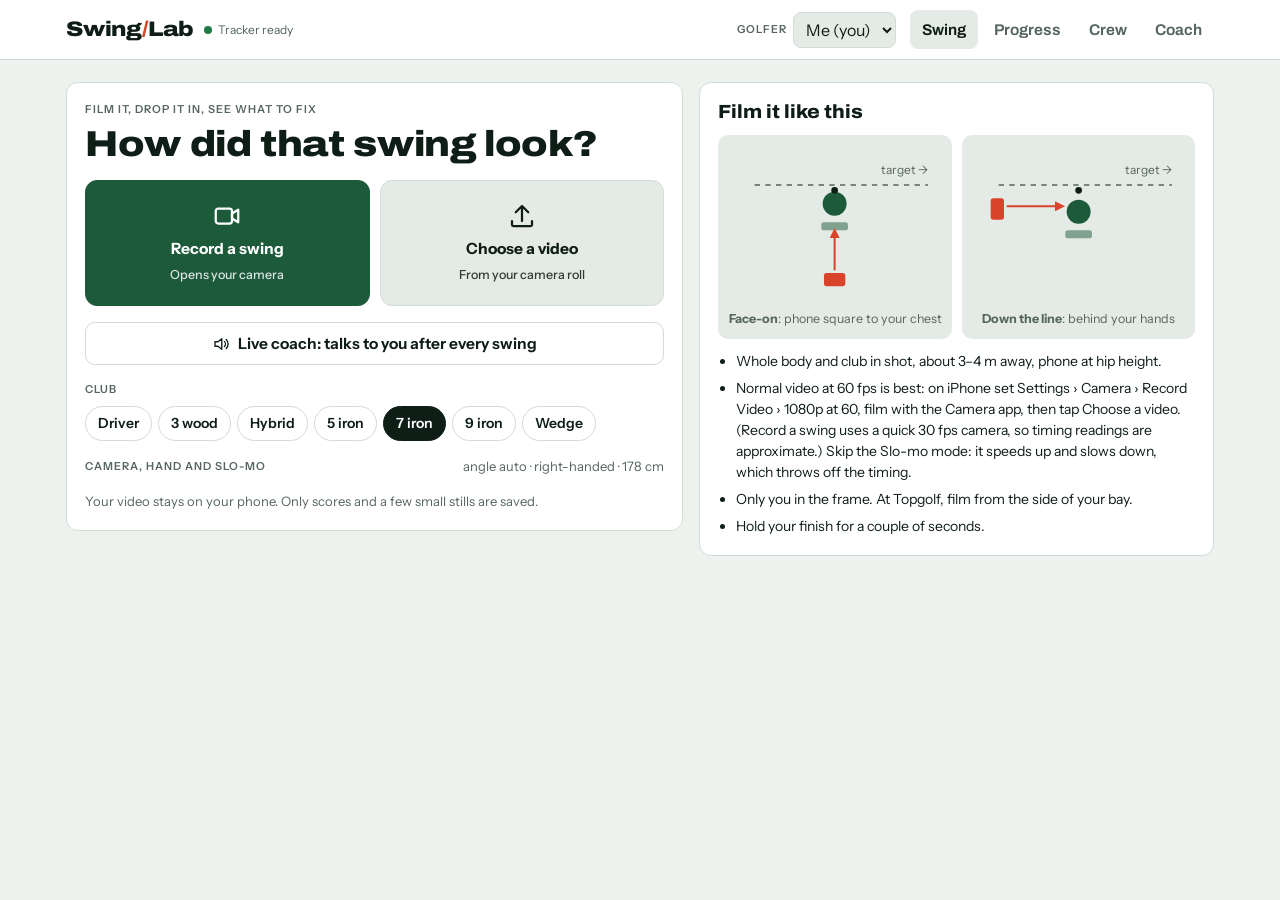
<file: index.html>
<!doctype html><html lang="en"><head><meta charset="utf-8"><meta name="viewport" content="width=device-width,initial-scale=1,viewport-fit=cover">
<meta name="theme-color" media="(prefers-color-scheme: light)" content="#ffffff"><meta name="theme-color" media="(prefers-color-scheme: dark)" content="#121c18"><link rel="manifest" href="manifest.webmanifest"><link rel="apple-touch-icon" href="apple-touch-icon.png">
<meta name="apple-mobile-web-app-capable" content="yes"><meta name="apple-mobile-web-app-title" content="Swing Lab"><meta name="apple-mobile-web-app-status-bar-style" content="default">
<style>:root{color-scheme:light;padding-top:env(safe-area-inset-top);padding-bottom:env(safe-area-inset-bottom)}body{margin:0;font:14px system-ui,sans-serif}img{max-width:100%}[hidden]{display:none!important}</style>
<script>window.SWING_SITE = { modelCache: "swing-lab-models-19f421e0c5" };
if ("serviceWorker" in navigator) addEventListener("load", () => navigator.serviceWorker.register("sw.js").catch(() => {}));</script>
</head><body><title>Swing Lab</title>
<meta name="claude:viewport-fit-sides" content="cover">
<link rel="preconnect" href="https://fonts.googleapis.com">
<link rel="preconnect" href="https://fonts.gstatic.com" crossorigin>
<link rel="stylesheet" media="print" onload="this.media='all'" href="https://fonts.googleapis.com/css2?family=Archivo:wdth,wght@62..125,400..900&family=Instrument+Sans:wght@400;500;600;700&family=IBM+Plex+Mono:wght@400;500&display=swap">
<style>
/* Layout: a phone-first coaching app. Sticky top bar, bottom dock on phones (top tabs on wide screens),
   one working column that splits into video | readout on wide screens.
   Scorecard marks (circle = on target, plain = close, square = work on it) encode check status. */
:root {
  --bg: #eef2ee;
  --surface: #ffffff;
  --sunk: #e4eae5;
  --ink: #0f1d17;
  --muted: #55665d;
  --line: #d3dcd5;
  --accent: #1d5a3a;
  --accent-ink: #ffffff;
  --flag: #d9432a;
  --good: #1f7a46;
  --ok: #a8720c;
  --work: #c23a26;
  --trail-back: #2f6fd6;
  --trail-down: #d9432a;
  --font-display: "Archivo", "Arial Narrow", system-ui, sans-serif;
  --font-body: "Instrument Sans", system-ui, -apple-system, "Segoe UI", sans-serif;
  --font-data: "IBM Plex Mono", ui-monospace, "SFMono-Regular", Menlo, monospace;
  --r: 12px;
  --dock-h: 64px;
}
@media (prefers-color-scheme: dark) {
  :root:not([data-theme="light"]) {
    --bg: #0b1310; --surface: #121c18; --sunk: #0e1714; --ink: #e6eee8; --muted: #8fa198; --line: #22322a;
    --accent: #5cc98b; --accent-ink: #06130c; --flag: #ff6b4f; --good: #5cc98b; --ok: #e3b04b; --work: #ff7a63;
    --trail-back: #6aa4ff; --trail-down: #ff6b4f; color-scheme: dark;
  }
}
:root[data-theme="dark"] {
  --bg: #0b1310; --surface: #121c18; --sunk: #0e1714; --ink: #e6eee8; --muted: #8fa198; --line: #22322a;
  --accent: #5cc98b; --accent-ink: #06130c; --flag: #ff6b4f; --good: #5cc98b; --ok: #e3b04b; --work: #ff7a63;
  --trail-back: #6aa4ff; --trail-down: #ff6b4f; color-scheme: dark;
}
* { box-sizing: border-box; }
body { background: var(--bg); color: var(--ink); font-family: var(--font-body); font-size: 15.5px; line-height: 1.5; }
body::before { content: ""; position: fixed; inset: 0 0 auto; height: env(safe-area-inset-top, 0px); z-index: 10; background: var(--surface); }
button, input, select, textarea { font: inherit; color: inherit; }
input, select, textarea { font-size: max(16px, 1em); }   /* under 16px, iOS zooms in on focus */
button { cursor: pointer; }
:focus-visible { outline: 2px solid var(--accent); outline-offset: 2px; }
h1, h2, h3 { font-family: var(--font-display); text-wrap: balance; margin: 0; line-height: 1.12; }
p { margin: 0; }
.num { font-family: var(--font-data); font-variant-numeric: tabular-nums; }
.label { font-size: 11px; text-transform: uppercase; letter-spacing: .09em; color: var(--muted); font-weight: 600; }
.muted { color: var(--muted); }
.note { font-size: 13px; color: var(--muted); }
.stack { display: grid; gap: 12px; }
.row { display: flex; flex-wrap: wrap; gap: 10px; align-items: center; }
.spread { justify-content: space-between; }

/* top bar */
.bar { position: sticky; top: env(safe-area-inset-top, 0px); z-index: 6; background: var(--surface); border-bottom: 1px solid var(--line); }
.bar-in { max-width: 1180px; margin: 0 auto; padding-left: max(16px, env(safe-area-inset-left, 0px)); padding-right: max(16px, env(safe-area-inset-right, 0px)); padding-block: 10px; display: flex; flex-wrap: wrap; align-items: center; gap: 8px 14px; }
.brand { display: flex; align-items: center; gap: 10px; margin-right: auto; min-width: 0; }
.brand h1 { font-size: 21px; font-weight: 850; font-variation-settings: "wdth" 118; letter-spacing: -.01em; white-space: nowrap; }
.brand h1 span { color: var(--flag); }
.engine { font-size: 12px; color: var(--muted); display: inline-flex; align-items: center; gap: 6px; min-width: 0; }
.engine i { width: 8px; height: 8px; border-radius: 50%; background: var(--ok); display: inline-block; flex: none; }
.engine[data-state="ready"] i { background: var(--good); }
.engine[data-state="error"] i { background: var(--work); }
.golfer { display: flex; align-items: center; gap: 6px; }
.golfer select { background: var(--sunk); border: 1px solid var(--line); border-radius: 8px; padding: 6px 8px; max-width: 44vw; }
.tabs { display: none; gap: 4px; }
.tab { border: 0; background: none; padding: 8px 12px; font-weight: 650; color: var(--muted); border-radius: 8px; font-family: var(--font-display); }
.tab[aria-selected="true"] { color: var(--ink); background: var(--sunk); }

/* bottom dock (phones) */
.dock { position: fixed; left: 0; right: 0; bottom: 0; z-index: 6; background: var(--surface); border-top: 1px solid var(--line);
  padding-bottom: env(safe-area-inset-bottom, 0px); padding-left: env(safe-area-inset-left, 0px); padding-right: env(safe-area-inset-right, 0px);
  display: grid; grid-template-columns: repeat(4, minmax(0, 1fr)); }
.dock button { border: 0; background: none; height: var(--dock-h); display: grid; place-items: center; align-content: center; gap: 3px; color: var(--muted); font-size: 11.5px; font-weight: 650; }
.dock svg { width: 22px; height: 22px; }
.dock button[aria-selected="true"] { color: var(--ink); }
.dock button[aria-selected="true"] svg { color: var(--flag); }
@media (min-width: 761px) { .dock { display: none; } .tabs { display: flex; } }

main { max-width: 1180px; margin: 0 auto; padding-left: max(16px, env(safe-area-inset-left, 0px)); padding-right: max(16px, env(safe-area-inset-right, 0px)); padding-block: 18px calc(var(--dock-h) + 40px); }
@media (min-width: 761px) { main { padding-block: 22px 64px; } }
section.view { display: grid; gap: 16px; }
.panel { background: var(--surface); border: 1px solid var(--line); border-radius: var(--r); padding: 18px; min-width: 0; display: grid; gap: 12px; align-content: start; }
.panel h2 { font-size: 19px; font-weight: 800; font-variation-settings: "wdth" 108; }
.btn { border: 1px solid var(--line); background: var(--surface); border-radius: 10px; padding: 9px 14px; font-weight: 650; display: inline-flex; align-items: center; justify-content: center; gap: 8px; text-decoration: none; }
.btn:hover { border-color: var(--muted); }
.btn.primary { background: var(--accent); color: var(--accent-ink); border-color: var(--accent); }
.btn.flag { background: var(--flag); color: #fff; border-color: var(--flag); }
.btn.small { padding: 6px 10px; font-size: 13.5px; border-radius: 8px; }
.btn[aria-pressed="true"] { background: var(--ink); color: var(--surface); border-color: var(--ink); }
.btn:disabled { opacity: .5; cursor: not-allowed; }
.btn svg { width: 18px; height: 18px; flex: none; }
.field { display: grid; gap: 4px; min-width: 0; }
.field select, .field input, textarea { background: var(--sunk); border: 1px solid var(--line); border-radius: 8px; padding: 9px 10px; min-width: 0; width: 100%; }
.chips { display: flex; flex-wrap: wrap; gap: 6px; }
.chip { border: 1px solid var(--line); background: var(--surface); border-radius: 99px; padding: 6px 12px; font-weight: 600; font-size: 14px; display: inline-flex; gap: 8px; align-items: center; white-space: nowrap; }
.chip[aria-pressed="true"] { background: var(--ink); color: var(--surface); border-color: var(--ink); }
details > summary { cursor: pointer; list-style: none; }
details > summary::-webkit-details-marker { display: none; }

/* intake */
.intake { display: grid; grid-template-columns: minmax(0, 1.2fr) minmax(0, 1fr); gap: 16px; align-items: start; }
.hero { display: grid; gap: 16px; }
.hero h2 { font-size: clamp(26px, 6vw, 36px); font-weight: 850; font-variation-settings: "wdth" 115; letter-spacing: -.01em; }
.big-actions { display: grid; grid-template-columns: minmax(0, 1fr) minmax(0, 1fr); gap: 10px; }
.big { position: relative; display: grid; gap: 6px; place-items: center; text-align: center; padding: 20px 12px; border-radius: var(--r); border: 1px solid var(--line); background: var(--sunk); font-weight: 700; cursor: pointer; }
.big svg { width: 30px; height: 30px; }
.big.primary { background: var(--accent); color: var(--accent-ink); border-color: var(--accent); }
.big small { font-weight: 500; font-size: 12.5px; opacity: .85; }
.big input { position: absolute; inset: 0; opacity: 0; width: 100%; height: 100%; cursor: pointer; }
.big.over { outline: 2px dashed var(--accent); outline-offset: 3px; }
.settings { display: grid; grid-template-columns: repeat(auto-fit, minmax(130px, 1fr)); gap: 10px; padding-top: 10px; }
.guide-art { display: grid; grid-template-columns: minmax(0, 1fr) minmax(0, 1fr); gap: 10px; }
.guide-art figure { margin: 0; display: grid; gap: 6px; background: var(--sunk); border-radius: 10px; padding: 10px; }
.guide-art svg { width: 100%; height: auto; display: block; }
.guide-art figcaption { font-size: 12.5px; color: var(--muted); text-align: center; }
.guide ul { margin: 0; padding-left: 18px; display: grid; gap: 6px; font-size: 14px; }

/* working */
.working { display: grid; gap: 12px; }
.preview { position: relative; background: #000; border-radius: 10px; overflow: hidden; max-height: 46vh; display: grid; place-items: center; }
.preview canvas { max-width: 100%; max-height: 46vh; display: block; }
.steps { display: grid; gap: 6px; font-size: 14px; }
.steps li { list-style: none; display: flex; gap: 8px; align-items: center; color: var(--muted); }
.steps li[data-state="active"] { color: var(--ink); font-weight: 600; }
.steps li[data-state="done"] { color: var(--good); }
.steps { padding: 0; margin: 0; }
.meter { height: 8px; background: var(--sunk); border-radius: 99px; overflow: hidden; }
.meter i { display: block; height: 100%; width: 0; background: var(--accent); transition: width .2s; }

/* results */
.strip { display: flex; gap: 8px; overflow-x: auto; padding-bottom: 2px; scrollbar-width: none; }
.report { display: grid; grid-template-columns: minmax(0, 1.05fr) minmax(0, 1fr); gap: 16px; align-items: start; }
.viewer { display: grid; gap: 10px; }
.stage { position: relative; background: #000; border-radius: var(--r); overflow: hidden; max-width: 100%; justify-self: center; }
.stage video, .stage canvas { position: absolute; inset: 0; width: 100%; height: 100%; display: block; }
.stage .tag { position: absolute; left: 10px; top: 10px; background: rgba(0,0,0,.62); color: #fff; font-family: var(--font-display); font-weight: 750; font-size: 13px; letter-spacing: .04em; padding: 4px 9px; border-radius: 6px; text-transform: uppercase; pointer-events: none; }
.scrub { position: relative; height: 34px; }
.scrub input { width: 100%; margin: 0; position: absolute; top: 4px; }
.scrub .ticks { position: absolute; inset: 22px 0 0; pointer-events: none; }
.scrub .ticks span { position: absolute; transform: translateX(-50%); font-size: 10.5px; color: var(--muted); font-weight: 600; white-space: nowrap; }
.controls { display: flex; flex-wrap: wrap; gap: 6px; justify-content: center; }
.readout { display: grid; gap: 14px; }
.scorebox { display: grid; grid-template-columns: auto minmax(0, 1fr); gap: 16px; align-items: center; }
.ring { width: 112px; height: 112px; }
.ring text { font-family: var(--font-display); font-weight: 850; fill: var(--ink); }
.ladder { display: grid; grid-template-columns: repeat(5, minmax(0, 1fr)); gap: 3px; margin-top: 8px; }
.ladder span { height: 7px; border-radius: 3px; background: var(--sunk); }
.ladder span.on { background: var(--accent); }
.ladder-names { display: flex; justify-content: space-between; font-size: 10.5px; color: var(--muted); margin-top: 4px; gap: 4px; }
.level { font-family: var(--font-display); font-size: 22px; font-weight: 850; font-variation-settings: "wdth" 110; }
.quality { display: flex; gap: 8px; align-items: flex-start; font-size: 13.5px; border-radius: 10px; padding: 10px 12px; border: 1px solid var(--line); background: var(--sunk); }
.quality[data-level="poor"] { border-color: var(--work); background: color-mix(in srgb, var(--work) 8%, var(--surface)); }
.quality[data-level="ok"] { border-color: var(--ok); background: color-mix(in srgb, var(--ok) 8%, var(--surface)); }
.quality b { white-space: nowrap; }
.fix { border: 1.5px solid var(--flag); border-radius: var(--r); padding: 16px; display: grid; gap: 8px; background: color-mix(in srgb, var(--flag) 6%, var(--surface)); }
.fix .label { color: var(--flag); }
.fix h3 { font-size: 21px; font-weight: 800; }
.good-card { border: 1px solid var(--line); border-radius: var(--r); padding: 14px 16px; display: grid; gap: 4px; }
.good-card .label { color: var(--good); }
.checks { display: grid; }
.check { border-top: 1px solid var(--line); }
.check:first-child { border-top: 0; }
.check summary { display: grid; grid-template-columns: 34px minmax(0, 1fr) auto; gap: 10px; align-items: center; padding: 11px 0; }
.check .name { font-weight: 650; }
.check .verdict { display: block; font-weight: 400; color: var(--muted); font-size: 13.5px; }
.check .chev { color: var(--muted); transition: transform .15s; }
.check[open] .chev { transform: rotate(90deg); }
.check .more { display: grid; gap: 10px; padding: 0 0 14px 44px; font-size: 14px; }
.track { position: relative; height: 10px; background: var(--sunk); border-radius: 99px; }
.track .band { position: absolute; top: 0; bottom: 0; background: color-mix(in srgb, var(--good) 30%, transparent); border-radius: 99px; }
.track .dot { position: absolute; top: 50%; width: 14px; height: 14px; margin: -7px 0 0 -7px; border-radius: 50%; background: var(--ink); border: 2px solid var(--surface); }
.track-labels { display: flex; justify-content: space-between; font-size: 12px; color: var(--muted); font-family: var(--font-data); }
.mark { width: 30px; height: 30px; display: grid; place-items: center; font-family: var(--font-data); font-size: 11px; font-weight: 500; flex: none; }
.mark.good { border: 2px solid var(--good); border-radius: 50%; color: var(--good); }
.mark.ok { color: var(--ok); border: 2px solid transparent; }
.mark.work { border: 2px solid var(--work); color: var(--work); border-radius: 4px; }
.mark.na { color: var(--muted); }
.rhythm { display: grid; gap: 8px; }
.rbar { display: grid; grid-template-columns: 92px minmax(0, 1fr) 56px; gap: 8px; align-items: center; font-size: 13.5px; }
.rbar i { display: block; height: 14px; border-radius: 4px; }
.rbar .back { background: var(--trail-back); }
.rbar .down { background: var(--trail-down); }
.rbar .num { text-align: right; }
.actions { display: grid; grid-template-columns: repeat(auto-fit, minmax(140px, 1fr)); gap: 8px; }
.frames { display: grid; grid-template-columns: repeat(4, minmax(0, 1fr)); gap: 8px; }
.frames figure { margin: 0; display: grid; gap: 4px; cursor: pointer; }
.frames img { width: 100%; border-radius: 8px; background: var(--sunk); aspect-ratio: 3 / 4; object-fit: cover; }
.frames figcaption { font-size: 12px; color: var(--muted); text-align: center; }
.coachbox { white-space: pre-wrap; font-size: 15px; line-height: 1.55; }
.coachbox h4 { font-family: var(--font-display); margin: 10px 0 2px; font-size: 15px; }
.toast { position: fixed; left: 50%; bottom: calc(var(--dock-h) + 18px + env(safe-area-inset-bottom, 0px)); transform: translateX(-50%); background: var(--ink); color: var(--surface); padding: 10px 16px; border-radius: 10px; font-weight: 600; z-index: 20; max-width: calc(100% - 32px); }
.err { border: 1px solid var(--work); color: var(--work); border-radius: 10px; padding: 12px 14px; background: color-mix(in srgb, var(--work) 7%, var(--surface)); }

/* live coach */
.live-stage { container-type: inline-size; position: relative; background: #000; border-radius: var(--r); overflow: hidden; aspect-ratio: 9 / 16; max-height: 70vh; width: min(100%, calc(70vh * 9 / 16)); justify-self: center; }
.live-stage.landscape { aspect-ratio: 16 / 9; width: 100%; }
@supports (height: 100dvh) {
  /* keep the stage, and the big score/cue pinned to its bottom, on screen and above the fixed dock (Safari's vh is the large viewport) */
  @media (max-width: 760px) and (orientation: portrait) { .live-stage { --live-h: min(70vh, calc(100dvh - var(--dock-h) - env(safe-area-inset-top, 0px) - env(safe-area-inset-bottom, 0px) - 190px)); } }
  @media (max-width: 760px) and (orientation: landscape) { .live-stage { --live-h: max(140px, calc(100dvh - var(--dock-h) - env(safe-area-inset-bottom, 0px) - 150px)); } }
  @media (min-width: 761px) and (orientation: landscape) and (max-height: 560px) { .live-stage { --live-h: max(140px, calc(100dvh - env(safe-area-inset-bottom, 0px) - 160px)); } }
  .live-stage { max-height: var(--live-h, 70vh); width: min(100%, calc(var(--live-h, 70vh) * 9 / 16)); }
}
.live-stage video, .live-stage canvas { position: absolute; inset: 0; width: 100%; height: 100%; object-fit: contain; }
.live-status { position: absolute; left: 10px; right: 10px; top: 10px; background: rgba(0,0,0,.66); color: #fff; font-family: var(--font-display); font-weight: 750; font-size: 18px; text-align: center; padding: 10px 12px; border-radius: 10px; }
.live-status { font-size: clamp(18px, 6cqw, 30px); }
.live-big { position: absolute; left: 6%; right: 6%; bottom: 7%; display: grid; justify-items: center; gap: .15em; padding: .35em .5em; border-radius: 16px; background: rgba(0,0,0,.72); color: #fff; text-align: center; font-family: var(--font-display); font-weight: 850; line-height: 1.05; }
.live-big[hidden] { display: none; }
.live-big b { font-size: clamp(56px, 30cqw, 160px); }
.live-big span { font-size: clamp(20px, 8cqw, 44px); }
.live-stage.landscape .live-big b { font-size: clamp(40px, min(19cqw, calc(var(--live-h, 70vh) * .34)), 160px); }   /* capped by the stage height so it never covers the status banner */
.live-stage.landscape .live-big span { font-size: clamp(16px, min(4.5cqw, calc(var(--live-h, 70vh) * .08)), 44px); }
.live-stage.landscape .live-status { font-size: clamp(16px, min(6cqw, calc(var(--live-h, 70vh) * .1)), 30px); }
.live-status[data-state="ready"] { background: rgba(31,122,70,.85); }
.live-status[data-state="swing"] { background: rgba(217,67,42,.85); }
.live-result { border: 1.5px solid var(--line); border-radius: var(--r); padding: 14px; display: grid; gap: 6px; }
.live-result .big-score { font-family: var(--font-display); font-size: 40px; font-weight: 850; line-height: 1; }

/* progress */
.goal { display: grid; gap: 12px; }
.stats { display: grid; grid-template-columns: repeat(auto-fit, minmax(118px, 1fr)); gap: 12px; }
.stat { display: grid; gap: 2px; }
.stat b { font-family: var(--font-display); font-size: 28px; font-weight: 850; font-variation-settings: "wdth" 112; font-variant-numeric: tabular-nums; line-height: 1.1; }
.stat small { font-size: 12px; color: var(--muted); }
.chart { width: 100%; height: auto; display: block; }
.chart text { font-family: var(--font-data); font-size: 11px; fill: var(--muted); }
.table-wrap { overflow-x: auto; }
table { border-collapse: collapse; width: 100%; font-size: 14px; }
th, td { text-align: left; padding: 9px 8px; border-top: 1px solid var(--line); white-space: nowrap; }
th { font-size: 11px; text-transform: uppercase; letter-spacing: .08em; color: var(--muted); font-weight: 600; border-top: 0; }
td.n, th.n { text-align: right; font-family: var(--font-data); font-variant-numeric: tabular-nums; }
th.n { font-family: var(--font-body); }
.form-grid { display: grid; grid-template-columns: repeat(auto-fit, minmax(120px, 1fr)); gap: 10px; align-items: end; }
.history { display: grid; }
.hist { display: grid; grid-template-columns: 52px minmax(0, 1fr) auto; gap: 12px; align-items: center; padding: 9px 0; border-top: 1px solid var(--line); }
.hist:first-child { border-top: 0; }
.hist img { width: 52px; height: 68px; object-fit: cover; border-radius: 6px; background: var(--sunk); }
.empty { text-align: center; padding: 26px 12px; display: grid; gap: 8px; justify-items: center; }
.empty h3 { font-size: 19px; }

/* crew */
.board { display: grid; }
.rank { display: grid; grid-template-columns: 34px minmax(0, 1fr) repeat(3, 64px); gap: 8px; align-items: center; padding: 11px 0; border-top: 1px solid var(--line); }
.rank:first-child { border-top: 0; }
.rank .pos { font-family: var(--font-display); font-weight: 850; font-size: 22px; font-variation-settings: "wdth" 112; }
.rank .who { font-weight: 650; overflow: hidden; text-overflow: ellipsis; white-space: nowrap; }
.rank .who small { display: block; font-weight: 400; color: var(--muted); font-size: 12px; }
.rank .c { text-align: right; font-family: var(--font-data); font-variant-numeric: tabular-nums; }
.rank.head { font-size: 11px; text-transform: uppercase; letter-spacing: .08em; color: var(--muted); font-weight: 600; padding-top: 0; }
.rank.head .c { font-family: var(--font-body); }
.you { color: var(--flag); font-size: 11px; font-weight: 700; text-transform: uppercase; letter-spacing: .06em; margin-left: 6px; }

/* coach */
.chat { display: grid; gap: 10px; }
.msg { border-radius: 12px; padding: 10px 13px; max-width: 92%; white-space: pre-wrap; font-size: 14.5px; }
.msg.me { background: var(--accent); color: var(--accent-ink); justify-self: end; }
.msg.ai { background: var(--sunk); justify-self: start; }
.cues { display: grid; }
.cue { display: grid; grid-template-columns: auto minmax(0, 1fr) auto; gap: 10px; align-items: center; padding: 8px 0; border-top: 1px solid var(--line); }
.cue:first-child { border-top: 0; }
.cue input[type="checkbox"] { width: 18px; height: 18px; accent-color: var(--accent); }
.cue.done span { text-decoration: line-through; color: var(--muted); }
textarea { min-height: 120px; resize: vertical; line-height: 1.5; }
.plan { display: grid; }
.plan article { display: grid; gap: 4px; padding: 12px 0; border-top: 1px solid var(--line); }
.plan article:first-child { border-top: 0; }
.lesson-grid { display: grid; grid-template-columns: repeat(auto-fill, minmax(120px, 1fr)); gap: 10px; }
.lesson-grid label { display: grid; gap: 4px; border: 1px solid var(--line); border-radius: 10px; padding: 6px; cursor: pointer; }
.lesson-grid label:has(input:not(:checked)) { opacity: .45; }
.lesson-grid img { width: 100%; aspect-ratio: 3 / 4; object-fit: cover; border-radius: 6px; }
.two { display: grid; grid-template-columns: minmax(0, 1fr) minmax(0, 1fr); gap: 16px; align-items: start; }

@media (max-width: 860px) {
  .intake, .report, .two { grid-template-columns: minmax(0, 1fr); }
}
@media (max-width: 520px) {
  .frames { grid-template-columns: repeat(2, minmax(0, 1fr)); }
  .rank { grid-template-columns: 26px minmax(0, 1fr) 52px 52px; }
  .rank .c.hide-s { display: none; }
  .ring { width: 96px; height: 96px; }
  .check .more { padding-left: 0; }
}
@media (prefers-reduced-motion: reduce) { * { transition: none !important; } }

</style>

<svg width="0" height="0" style="position:absolute" aria-hidden="true">
  <defs>
    <symbol id="i-swing" viewBox="0 0 24 24" fill="none" stroke="currentColor" stroke-width="1.8" stroke-linecap="round" stroke-linejoin="round"><circle cx="12" cy="4.5" r="2"/><path d="M12 7v6l-3 7M12 13l3 7M8 9l4 1 5-5"/><path d="M17 5l3-3"/></symbol>
    <symbol id="i-chart" viewBox="0 0 24 24" fill="none" stroke="currentColor" stroke-width="1.8" stroke-linecap="round" stroke-linejoin="round"><path d="M4 20V4M4 20h16"/><path d="M7 15l4-4 3 3 5-6"/></symbol>
    <symbol id="i-crew" viewBox="0 0 24 24" fill="none" stroke="currentColor" stroke-width="1.8" stroke-linecap="round" stroke-linejoin="round"><circle cx="9" cy="8" r="3"/><circle cx="17" cy="9" r="2.4"/><path d="M3 20c.5-3.5 3-5.5 6-5.5s5.5 2 6 5.5M15 15c2.8-.4 5 1.3 5.6 4.5"/></symbol>
    <symbol id="i-coach" viewBox="0 0 24 24" fill="none" stroke="currentColor" stroke-width="1.8" stroke-linecap="round" stroke-linejoin="round"><path d="M4 5h16v11H9l-5 4z"/><path d="M8 9h8M8 12h5"/></symbol>
    <symbol id="i-camera" viewBox="0 0 24 24" fill="none" stroke="currentColor" stroke-width="1.8" stroke-linecap="round" stroke-linejoin="round"><rect x="3" y="6" width="13" height="12" rx="2"/><path d="M16 10l5-3v10l-5-3z"/></symbol>
    <symbol id="i-upload" viewBox="0 0 24 24" fill="none" stroke="currentColor" stroke-width="1.8" stroke-linecap="round" stroke-linejoin="round"><path d="M12 16V4M7 9l5-5 5 5"/><path d="M4 16v3a1 1 0 0 0 1 1h14a1 1 0 0 0 1-1v-3"/></symbol>
    <symbol id="i-play" viewBox="0 0 24 24" fill="currentColor"><path d="M7 4.5v15l12-7.5z"/></symbol>
    <symbol id="i-pause" viewBox="0 0 24 24" fill="currentColor"><rect x="6" y="4.5" width="4" height="15" rx="1"/><rect x="14" y="4.5" width="4" height="15" rx="1"/></symbol>
    <symbol id="i-chev" viewBox="0 0 24 24" fill="none" stroke="currentColor" stroke-width="2" stroke-linecap="round" stroke-linejoin="round"><path d="M9 6l6 6-6 6"/></symbol>
    <symbol id="i-spark" viewBox="0 0 24 24" fill="none" stroke="currentColor" stroke-width="1.8" stroke-linecap="round" stroke-linejoin="round"><path d="M12 3l1.8 5.2L19 10l-5.2 1.8L12 17l-1.8-5.2L5 10l5.2-1.8z"/><path d="M19 16l.8 2.2L22 19l-2.2.8L19 22l-.8-2.2L16 19l2.2-.8z"/></symbol>
    <symbol id="i-sound" viewBox="0 0 24 24" fill="none" stroke="currentColor" stroke-width="1.8" stroke-linecap="round" stroke-linejoin="round"><path d="M4 9v6h4l5 4V5L8 9z"/><path d="M16.5 8.5a5 5 0 0 1 0 7M19 6a8.5 8.5 0 0 1 0 12"/></symbol>
    <symbol id="i-share" viewBox="0 0 24 24" fill="none" stroke="currentColor" stroke-width="1.8" stroke-linecap="round" stroke-linejoin="round"><path d="M12 15V3M7 8l5-5 5 5"/><path d="M5 12v7a1 1 0 0 0 1 1h12a1 1 0 0 0 1-1v-7"/></symbol>
    <symbol id="i-film" viewBox="0 0 24 24" fill="none" stroke="currentColor" stroke-width="1.8" stroke-linecap="round" stroke-linejoin="round"><rect x="3" y="4" width="18" height="16" rx="2"/><path d="M7 4v16M17 4v16M3 9h4M3 15h4M17 9h4M17 15h4"/></symbol>
  </defs>
</svg>

<header class="bar">
  <div class="bar-in">
    <div class="brand">
      <h1>Swing<span>/</span>Lab</h1>
      <span class="engine" id="engine" data-state="loading"><i></i><span id="engineText">Loading the swing tracker…</span></span>
    </div>
    <label class="golfer"><span class="label">Golfer</span><select id="golfer" aria-label="Golfer"></select></label>
    <nav class="tabs" role="tablist" aria-label="Sections">
      <button class="tab" role="tab" data-tab="swing" aria-selected="true">Swing</button>
      <button class="tab" role="tab" data-tab="progress" aria-selected="false">Progress</button>
      <button class="tab" role="tab" data-tab="crew" aria-selected="false">Crew</button>
      <button class="tab" role="tab" data-tab="coach" aria-selected="false">Coach</button>
    </nav>
  </div>
</header>

<main>
  <!-- SWING -->
  <section class="view" id="v-swing">
    <div class="intake" id="intake">
      <div class="panel hero">
        <div class="stack" style="gap: 6px;">
          <span class="label">Film it, drop it in, see what to fix</span>
          <h2>How did that swing look?</h2>
        </div>
        <div class="big-actions">
          <label class="big primary" id="recBtn">
            <svg><use href="#i-camera"/></svg>
            Record a swing
            <small>Opens your camera</small>
            <input type="file" id="fileRec" accept="video/*" capture="environment" aria-label="Record a swing">
          </label>
          <label class="big" id="pickBtn">
            <svg><use href="#i-upload"/></svg>
            Choose a video
            <small>From your camera roll</small>
            <input type="file" id="filePick" accept="video/*" aria-label="Choose a video">
          </label>
        </div>
        <button class="btn" id="liveBtn" type="button"><svg><use href="#i-sound"/></svg><span id="liveBtnText">Live coach: talks to you after every swing</span></button>
        <a class="btn" id="liveLink" href="https://aaronb123.github.io/zoom.js/#live" target="_blank" rel="noopener" hidden><svg><use href="#i-sound"/></svg>Live coach (opens on the web, needs the camera)</a>
        <div class="stack" style="gap: 8px;">
          <span class="label">Club</span>
          <div class="chips" id="clubChips" role="group" aria-label="Club"></div>
        </div>
        <details id="moreSettings">
          <summary class="row spread"><span class="label">Camera, hand and slo-mo</span><span class="note" id="settingsSummary"></span></summary>
          <div class="settings">
            <div class="field">
              <label class="label" for="view">Camera angle</label>
              <select id="view"><option value="auto">Work it out</option><option value="face">Face-on</option><option value="dtl">Down the line</option></select>
            </div>
            <div class="field">
              <label class="label" for="hand">Plays</label>
              <select id="hand"><option value="R">Right-handed</option><option value="L">Left-handed</option></select>
            </div>
            <div class="field">
              <label class="label" for="slowmo">Recorded at</label>
              <select id="slowmo"><option value="0">Work it out</option><option value="1">Normal speed</option><option value="4">Slo-mo 120 fps</option><option value="8">Slo-mo 240 fps</option></select>
            </div>
            <div class="field">
              <label class="label" for="heightCm">Your height (cm)</label>
              <input type="number" id="heightCm" min="120" max="220" inputmode="numeric" placeholder="178">
            </div>
            <div class="field">
              <label class="label" for="voiceOn">Coach voice</label>
              <select id="voiceOn"><option value="off">Off</option><option value="on">Read results out</option></select>
            </div>
          </div>
        </details>
        <p class="note">Your video stays on your phone. Only scores and a few small stills are saved.</p>
      </div>

      <div class="panel guide">
        <h2>Film it like this</h2>
        <div class="guide-art">
          <figure>
            <svg viewBox="0 0 160 120" role="img" aria-label="Face-on: phone straight in front of your chest">
              <line x1="20" y1="30" x2="150" y2="30" stroke="var(--muted)" stroke-dasharray="4 4"/>
              <text x="150" y="22" text-anchor="end" font-size="9" fill="var(--muted)">target →</text>
              <circle cx="80" cy="44" r="9" fill="var(--accent)"/>
              <rect x="70" y="58" width="20" height="6" rx="2" fill="var(--accent)" opacity=".5"/>
              <circle cx="80" cy="34" r="2.5" fill="var(--ink)"/>
              <rect x="72" y="96" width="16" height="10" rx="2" fill="var(--flag)"/>
              <path d="M80 94 L80 66" stroke="var(--flag)" stroke-width="1.5" marker-end="url(#arr)"/>
              <defs><marker id="arr" viewBox="0 0 10 10" refX="5" refY="5" markerWidth="5" markerHeight="5" orient="auto"><path d="M0 0 L10 5 L0 10z" fill="var(--flag)"/></marker></defs>
            </svg>
            <figcaption><b>Face-on</b>: phone square to your chest</figcaption>
          </figure>
          <figure>
            <svg viewBox="0 0 160 120" role="img" aria-label="Down the line: phone behind your hands pointing at the target">
              <line x1="20" y1="30" x2="150" y2="30" stroke="var(--muted)" stroke-dasharray="4 4"/>
              <text x="150" y="22" text-anchor="end" font-size="9" fill="var(--muted)">target →</text>
              <circle cx="80" cy="50" r="9" fill="var(--accent)"/>
              <rect x="70" y="64" width="20" height="6" rx="2" fill="var(--accent)" opacity=".5"/>
              <circle cx="80" cy="34" r="2.5" fill="var(--ink)"/>
              <rect x="14" y="40" width="10" height="16" rx="2" fill="var(--flag)"/>
              <path d="M26 46 L66 46" stroke="var(--flag)" stroke-width="1.5" marker-end="url(#arr)"/>
            </svg>
            <figcaption><b>Down the line</b>: behind your hands</figcaption>
          </figure>
        </div>
        <ul>
          <li>Whole body and club in shot, about 3–4 m away, phone at hip height.</li>
          <li>Normal video at 60 fps is best: on iPhone set Settings › Camera › Record Video › 1080p at 60, film with the Camera app, then tap Choose a video. (Record a swing uses a quick 30 fps camera, so timing readings are approximate.) Skip the Slo-mo mode: it speeds up and slows down, which throws off the timing.</li>
          <li>Only you in the frame. At Topgolf, film from the side of your bay.</li>
          <li>Hold your finish for a couple of seconds.</li>
        </ul>
      </div>
    </div>

    <div class="panel live" id="live" hidden>
      <div class="row spread"><h2>Live coach</h2><span class="row"><button class="btn small primary" id="liveResume" type="button" hidden>Resume</button><button class="btn small" id="liveStop" type="button">Stop</button></span></div>
      <div class="live-stage" id="liveStage">
        <video id="liveVideo" playsinline muted autoplay></video>
        <canvas id="liveOverlay"></canvas>
        <div class="live-status" id="liveStatus" role="status" aria-live="polite">Starting the camera…</div>
        <div class="live-big" id="liveBig" hidden><b id="liveBigScore"></b><span id="liveBigCue"></span></div>
      </div>
      <p class="note" id="liveSoundHint">No voice? Turn off Silent mode (side switch, or the bell in Control Centre) and turn the volume up. The score also shows big on screen.</p>
      <div class="stack" style="gap: 6px;">
        <span class="label">Coach me on</span>
        <div class="chips" id="liveFocus" role="group" aria-label="Focus"></div>
      </div>
      <div class="row">
        <button class="btn small" id="liveFlip" type="button">Switch camera</button>
        <button class="btn small" id="liveVoice" type="button" aria-pressed="true">Voice on</button>
        <span class="note" id="liveFps"></span>
      </div>
      <div class="live-result" id="liveResult" hidden></div>
      <div class="history" id="liveList"></div>
      <p class="note">Prop the phone at hip height, 3–4 m away, whole body in shot. Settle at address and it says “ready”, then just swing. It talks after every swing. Each swing is recorded so you can run the full, most accurate analysis on it. Only you in shot: start it, then walk in, and keep friends and the next bay out of frame.</p>
    </div>

    <div class="panel working" id="working" hidden>
      <div class="row spread"><h2 id="workTitle">Reading your swing…</h2><span class="num muted" id="workPct">0%</span></div>
      <div class="preview"><canvas id="previewCanvas" width="320" height="240"></canvas></div>
      <div class="meter"><i id="workBar"></i></div>
      <ol class="steps" id="steps">
        <li data-step="find">Finding each swing in the clip</li>
        <li data-step="track">Tracking 33 body points, frame by frame</li>
        <li data-step="score">Measuring and scoring</li>
      </ol>
      <p class="note" id="workNote"></p>
    </div>

    <div id="errorBox" class="err" hidden></div>

    <div id="results" hidden>
      <div class="view">
        <div class="row spread">
          <div class="strip" id="strip" role="group" aria-label="Swings in this clip"></div>
          <button class="btn small" id="newClip">New swing</button>
        </div>
        <div class="report">
          <div class="panel viewer">
            <div class="stage" id="stage">
              <video id="video" playsinline muted preload="auto"></video>
              <canvas id="overlay"></canvas>
              <span class="tag" id="phaseTag">Address</span>
            </div>
            <div class="scrub"><input type="range" id="scrub" min="0" max="1000" value="0" aria-label="Scrub through the swing"><div class="ticks" id="ticks"></div></div>
            <div class="controls">
              <button class="btn small" id="prevF" aria-label="Previous frame">‹ Frame</button>
              <button class="btn small primary" id="play"><svg><use href="#i-play"/></svg><span>Play</span></button>
              <button class="btn small" id="nextF" aria-label="Next frame">Frame ›</button>
              <button class="btn small" id="speed" aria-pressed="true">Slow-mo</button>
              <button class="btn small" id="lines" aria-pressed="true">Coach lines</button>
            </div>
          </div>
          <div class="readout">
            <div class="panel">
              <div class="scorebox">
                <svg class="ring" viewBox="0 0 120 120" aria-hidden="true">
                  <circle cx="60" cy="60" r="52" fill="none" stroke="var(--sunk)" stroke-width="10"></circle>
                  <circle id="ringArc" cx="60" cy="60" r="52" fill="none" stroke="var(--accent)" stroke-width="10" stroke-linecap="round" transform="rotate(-90 60 60)" stroke-dasharray="0 999"></circle>
                  <text id="ringNum" x="60" y="66" text-anchor="middle" font-size="36">–</text>
                  <text x="60" y="84" text-anchor="middle" font-size="9" style="fill: var(--muted); font-weight: 600; letter-spacing: .12em;">OUT OF 100</text>
                </svg>
                <div>
                  <span class="label" id="swingMeta"></span>
                  <div class="level" id="levelName"></div>
                  <div class="ladder" id="ladder" aria-hidden="true"></div>
                  <div class="ladder-names" id="ladderNames"></div>
                </div>
              </div>
              <p id="levelLine" class="muted"></p>
              <div class="quality" id="quality"></div>
            </div>
            <div class="panel" style="gap: 8px;">
              <span class="label">What did the ball do?</span>
              <div class="chips" id="ballTags" role="group" aria-label="What the ball did"></div>
              <p class="note" id="ballNote">Tag it and the lab learns which moves cause your misses.</p>
            </div>
            <div class="fix" id="fix"></div>
            <div class="good-card" id="goodCard"></div>
          </div>
        </div>
        <div class="panel">
          <div class="row spread"><h2>Swing checks</h2><button class="btn small" id="numbersBtn" aria-pressed="false">Show numbers</button></div>
          <div class="checks" id="checks"></div>
        </div>
        <div class="two">
          <div class="panel">
            <h2>Rhythm</h2>
            <div class="rhythm" id="rhythm"></div>
          </div>
          <div class="panel">
            <h2>Do more with this swing</h2>
            <div class="actions">
              <button class="btn primary" id="askCoach"><svg><use href="#i-spark"/></svg>Coach Claude’s take</button>
              <button class="btn" id="speakBtn"><svg><use href="#i-sound"/></svg>Read it out</button>
              <button class="btn" id="shareCard"><svg><use href="#i-share"/></svg>Share card</button>
              <button class="btn" id="shareClip"><svg><use href="#i-film"/></svg>Share clip</button>
            </div>
            <div class="coachbox" id="coachOut" hidden></div>
          </div>
        </div>
        <div class="panel">
          <h2>Key positions</h2>
          <div class="frames" id="frames"></div>
        </div>
      </div>
    </div>
  </section>

  <!-- PROGRESS -->
  <section class="view" id="v-progress" hidden>
    <div class="panel goal">
      <div class="row spread"><h2 id="goalTitle">Road to 90</h2><span class="note" id="storeNote"></span></div>
      <div class="stats" id="roundStats"></div>
      <div id="roundChart"></div>
      <details id="roundFormWrap">
        <summary class="btn small" style="justify-self: start;">Log a round</summary>
        <form class="form-grid" id="roundForm" style="margin-top: 12px;">
          <div class="field"><label class="label" for="rDate">Date</label><input type="date" id="rDate" required></div>
          <div class="field" style="grid-column: span 2;"><label class="label" for="rCourse">Course</label><input id="rCourse" maxlength="60" placeholder="e.g. Local muni" required></div>
          <div class="field"><label class="label" for="rHoles">Holes</label><select id="rHoles"><option value="18">18</option><option value="9">9</option></select></div>
          <div class="field"><label class="label" for="rScore">Score</label><input type="number" id="rScore" min="18" max="200" inputmode="numeric" required></div>
          <div class="field"><label class="label" for="rRating">Course rating</label><input type="number" id="rRating" step="0.1" min="25" max="80" inputmode="decimal" placeholder="optional"></div>
          <div class="field"><label class="label" for="rSlope">Slope</label><input type="number" id="rSlope" min="55" max="155" inputmode="numeric" placeholder="optional"></div>
          <button class="btn primary" type="submit">Save round</button>
        </form>
      </details>
    </div>
    <div class="panel">
      <div class="row spread"><h2>Swing score over time</h2><span class="note" id="levelNow"></span></div>
      <div class="stats" id="stats"></div>
      <div id="chart"></div>
    </div>
    <div class="panel">
      <h2>Fixed moves</h2>
      <div id="fixedShelf"></div>
    </div>
    <div class="panel">
      <h2>What has changed</h2>
      <div class="table-wrap" id="trendTable"></div>
    </div>
    <div class="panel">
      <div class="row spread"><h2>Move swings between devices</h2></div>
      <p class="note" id="syncNote">Live-coach swings are saved on the phone that recorded them. Export them here, then Import in Swing Lab inside Claude to add them to your progress.</p>
      <div class="row">
        <button class="btn small" id="exportBtn" type="button">Export swings</button>
        <label class="btn small" style="position: relative;">Import swings<input type="file" id="importFile" accept="application/json,.json" style="position:absolute;inset:0;opacity:0;cursor:pointer"></label>
      </div>
    </div>
    <div class="panel">
      <h2>Saved swings</h2>
      <div class="history" id="history"></div>
    </div>
  </section>

  <!-- CREW -->
  <section class="view" id="v-crew" hidden>
    <div class="panel">
      <h2>Crew leaderboard</h2>
      <p class="note">Ranked on Form: the average of your last 10 swing scores. One lucky swing does not top the table.</p>
      <div class="board" id="board"></div>
    </div>
    <div class="two">
      <div class="panel" id="addGuestPanel">
        <h2>Add a mate</h2>
        <p class="note">Friends without access can send you their clip. Add them, pick them as Golfer, and analyze it for them.</p>
        <form class="row" id="guestForm">
          <div class="field" style="flex: 1 1 150px;"><label class="label" for="guestName">Name</label><input id="guestName" maxlength="40" placeholder="e.g. Jay" required></div>
          <div class="field"><label class="label" for="guestHand">Plays</label><select id="guestHand"><option value="R">Right</option><option value="L">Left</option></select></div>
          <button class="btn primary" type="submit" style="align-self: end;">Add</button>
        </form>
      </div>
      <div class="panel">
        <h2>Your card</h2>
        <form class="row" id="meForm">
          <div class="field" style="flex: 1 1 150px;"><label class="label" for="meName">Name on the board</label><input id="meName" maxlength="40" required></div>
          <button class="btn" type="submit" style="align-self: end;">Save</button>
        </form>
        <p class="note" id="crewNote"></p>
      </div>
    </div>
  </section>

  <!-- COACH -->
  <section class="view" id="v-coach" hidden>
    <div class="two">
      <div class="panel">
        <h2>Ask Coach Claude</h2>
        <p class="note">Coach Claude can see your recent swings, rounds and lesson notes. Ask anything: why you slice, what to practise this week, how to warm up.</p>
        <div class="chat" id="chat"></div>
        <form class="row" id="chatForm">
          <div class="field" style="flex: 1 1 200px;"><label class="label" for="chatText">Your question</label><input id="chatText" maxlength="400" placeholder="Why do I keep topping the ball?"></div>
          <button class="btn primary" type="submit" style="align-self: end;">Ask</button>
        </form>
      </div>
      <div class="panel">
        <h2>This week’s practice</h2>
        <p class="note">Built from your last 10 swings: the three things costing you the most, with a drill for each.</p>
        <div class="plan" id="plan"></div>
      </div>
    </div>
    <div class="panel">
      <h2>Your road to breaking 90</h2>
      <p class="note">Six stages, in the order coaches teach them. A move only counts as fixed after five good swings in a row.</p>
      <div class="plan" id="roadmap"></div>
    </div>
    <div class="panel" id="lessonPanel">
      <h2>Lesson mode</h2>
      <p class="note">Got a long video of a lesson or range session? Drop the whole thing in. The lab finds every swing, you tick the ones that are yours, and it shows how you changed from the first swings to the last. Works best on a laptop for videos over 10 minutes.</p>
      <label class="btn" style="justify-self: start; position: relative;"><svg><use href="#i-upload"/></svg>Choose lesson video<input type="file" id="lessonFile" accept="video/*" style="position:absolute;inset:0;opacity:0;cursor:pointer"></label>
      <div id="lessonOut"></div>
    </div>
    <div class="two">
      <div class="panel">
        <h2>Lesson notes</h2>
        <p class="note">What your coach told you, in their words. Tick a cue once it feels automatic.</p>
        <form class="row" id="cueForm">
          <div class="field" style="flex: 1 1 200px;"><label class="label" for="cueText">New cue</label><input id="cueText" maxlength="140" placeholder="e.g. Turn your back to the target"></div>
          <button class="btn primary" type="submit" style="align-self: end;">Add</button>
        </form>
        <div class="cues" id="cues"></div>
      </div>
      <div class="panel">
        <h2>Session notes</h2>
        <textarea id="notes" placeholder="Lesson 1: grip, posture, ball position…"></textarea>
        <div class="row spread"><span class="note" id="notesState"></span><button class="btn" id="saveNotes">Save notes</button></div>
      </div>
    </div>
  </section>
</main>

<nav class="dock" role="tablist" aria-label="Sections">
  <button role="tab" data-tab="swing" aria-selected="true"><svg><use href="#i-swing"/></svg>Swing</button>
  <button role="tab" data-tab="progress" aria-selected="false"><svg><use href="#i-chart"/></svg>Progress</button>
  <button role="tab" data-tab="crew" aria-selected="false"><svg><use href="#i-crew"/></svg>Crew</button>
  <button role="tab" data-tab="coach" aria-selected="false"><svg><use href="#i-coach"/></svg>Coach</button>
</nav>


<script>
"use strict";
/* ============================================================
   Swing Lab core: pose engine, video sampling, swing finding,
   joint cleaning, swing events and tracking quality.
   ============================================================ */

const CONFIG = {
  tf: [
    "https://cdn.jsdelivr.net/npm/@tensorflow/tfjs@4.22.0/dist/tf.min.js",
    "https://cdnjs.cloudflare.com/ajax/libs/tensorflow/4.22.0/tf.min.js",
    "./vendor/tf.min.js",
  ],
  poseDetection: [
    "https://cdn.jsdelivr.net/npm/@tensorflow-models/pose-detection@2.1.3/dist/pose-detection.min.js",
    "./vendor/pose-detection.min.js",
  ],
  models: "./models/blazepose-",
  modelMB: { detector: 5.9, full: 6.3, heavy: 27.5 },
};
const TORSO_CM = 50;          // shoulder-to-hip distance used to turn pixels into rough centimetres
const BP_NAMES = {
  nose: "nose", lear: "left_ear", rear: "right_ear", lsho: "left_shoulder", rsho: "right_shoulder", lelb: "left_elbow", relb: "right_elbow",
  lwri: "left_wrist", rwri: "right_wrist", lidx: "left_index", ridx: "right_index", lhip: "left_hip", rhip: "right_hip",
  lkne: "left_knee", rkne: "right_knee", lank: "left_ankle", rank: "right_ankle", lheel: "left_heel", rheel: "right_heel", ltoe: "left_foot_index", rtoe: "right_foot_index",
};
const KEYS = Object.keys(BP_NAMES);
const PAIRS = [["lear", "rear"], ["lelb", "relb"], ["lwri", "rwri"], ["lidx", "ridx"], ["lkne", "rkne"], ["lank", "rank"], ["lheel", "rheel"], ["ltoe", "rtoe"]];
const BONES = [["lsho", "rsho"], ["lsho", "lelb"], ["lelb", "lwri"], ["rsho", "relb"], ["relb", "rwri"], ["lsho", "lhip"], ["rsho", "rhip"], ["lhip", "rhip"],
  ["lhip", "lkne"], ["lkne", "lank"], ["rhip", "rkne"], ["rkne", "rank"], ["lank", "lheel"], ["lheel", "ltoe"], ["lank", "ltoe"], ["rank", "rheel"], ["rheel", "rtoe"], ["rank", "rtoe"]];
const EVENTS = [["address", "Address"], ["halfBack", "Halfway back"], ["top", "Top"], ["halfDown", "Halfway down"], ["impact", "Impact"], ["finish", "Finish"]];
const KEY_EVENTS = [["address", "Address"], ["top", "Top"], ["impact", "Impact"], ["finish", "Finish"]];

/* ---------- small helpers ---------- */
const $ = (s, el = document) => el.querySelector(s);
const $$ = (s, el = document) => [...el.querySelectorAll(s)];
const clamp = (v, a, b) => Math.max(a, Math.min(b, v));
const mid = (a, b) => ({ x: (a.x + b.x) / 2, y: (a.y + b.y) / 2, v: Math.min(a.v, b.v) });
const dist = (a, b) => Math.hypot(a.x - b.x, a.y - b.y);
const median = (arr) => { const s = arr.filter(Number.isFinite).sort((a, b) => a - b); return s.length ? s[s.length >> 1] : NaN; };
const mean = (arr) => { const s = arr.filter(Number.isFinite); return s.length ? s.reduce((a, b) => a + b, 0) / s.length : NaN; };
const esc = (s) => String(s ?? "").replace(/[&<>"']/g, (c) => ({ "&": "&amp;", "<": "&lt;", ">": "&gt;", '"': "&quot;", "'": "&#39;" }[c]));
const deg = (r) => r * 180 / Math.PI;
function angleAt(a, b, c) {
  const x1 = a.x - b.x, y1 = a.y - b.y, x2 = c.x - b.x, y2 = c.y - b.y;
  const d = Math.hypot(x1, y1) * Math.hypot(x2, y2);
  return d ? deg(Math.acos(clamp((x1 * x2 + y1 * y2) / d, -1, 1))) : NaN;
}
function lsGet(k, d) { try { const v = localStorage.getItem(k); return v == null ? d : JSON.parse(v); } catch { return d; } }
function lsSet(k, v) { try { localStorage.setItem(k, JSON.stringify(v)); return true; } catch { return false; } }
function toast(msg, ms = 2800) {
  const t = document.createElement("div"); t.className = "toast"; t.setAttribute("role", "status"); t.textContent = msg; document.body.appendChild(t);
  setTimeout(() => t.remove(), ms);
}
function loadScript(src) {
  return new Promise((res, rej) => {
    const s = document.createElement("script"); s.src = src; s.crossOrigin = "anonymous";
    s.onload = res; s.onerror = () => rej(new Error("Could not load " + src)); document.head.appendChild(s);
  });
}
const fmtDate = (ms) => new Date(ms).toLocaleDateString(undefined, { day: "numeric", month: "short" });
const uid = () => Date.now().toString(36) + Math.random().toString(36).slice(2, 8);

/* ---------- model files ----------
   Binary files ship as-is locally. The artifact host only serves text, so there they are
   published as base64 chunks: <name>.b64.0.txt, .1.txt, … */
async function readWithProgress(res, onBytes, asText) {
  if (!res.body || !onBytes) return asText ? res.text() : new Uint8Array(await res.arrayBuffer());
  const reader = res.body.getReader(), parts = []; let n = 0;
  for (;;) { const { done, value } = await reader.read(); if (done) break; parts.push(value); n += value.length; onBytes(n); }
  const all = new Uint8Array(n); let o = 0; for (const p of parts) { all.set(p, o); o += p.length; }
  return asText ? new TextDecoder().decode(all) : all;
}
function decodeB64(txt) {
  const bin = atob(txt.trim()), out = new Uint8Array(bin.length);
  for (let i = 0; i < bin.length; i++) out[i] = bin.charCodeAt(i);
  return out;
}
const SITE = window.SWING_SITE || null;   // set only by the web build's <head>; the artifact never has it
const sleep = (ms) => new Promise((r) => setTimeout(r, ms));
const whenVisible = () => document.visibilityState === "visible" ? Promise.resolve() : new Promise((r) => {
  const f = () => { if (document.visibilityState === "visible") { document.removeEventListener("visibilitychange", f); r(); } };
  document.addEventListener("visibilitychange", f);
});
async function modelCache() { try { return SITE?.modelCache && window.caches ? await caches.open(SITE.modelCache) : null; } catch { return null; } }
/* Model file: page-side cache first (web only), then the network, retried on dropped connections (web only).
   A non-OK reply (the artifact host serves no .bin) goes straight to the caller's fallback. */
async function fetchModel(url, onBytes, asText) {
  const c = await modelCache();
  try { const hit = c && await c.match(url); if (hit) return await readWithProgress(hit, onBytes, asText); } catch {}
  let err = null;
  for (let a = 0; a < (window.claude?.use ? 1 : 3); a++) {
    if (a) { await whenVisible(); await sleep(1500 * 2 ** (a - 1)); }
    let r;
    try { r = await fetch(url, a ? { cache: "reload" } : undefined); } catch (e) { err = e; continue; }
    if (!r.ok) { err = Object.assign(new Error("Missing " + url), { status: r.status }); break; }
    try { const b = await readWithProgress(r, onBytes, asText); c?.put(url, new Response(b)).catch(() => {}); return b; }
    catch (e) { err = e; }
  }
  throw err;
}
async function fetchBinary(url, onBytes) {
  let direct;
  try { return await fetchModel(url, onBytes, false); } catch (e) { direct = e; }
  const parts = []; let done = 0;
  for (let i = 0; ; i++) {
    const r = await fetch(`${url}.b64.${i}.txt`).catch(() => null);
    if (!r || !r.ok) break;
    const txt = await readWithProgress(r, onBytes && ((b) => onBytes((done + b) * 0.75)), true);
    done += txt.length; parts.push(decodeB64(txt));
  }
  if (!parts.length) throw direct || new Error("Missing " + url);
  const n = parts.reduce((s, p) => s + p.length, 0), all = new Uint8Array(n); let o = 0;
  for (const p of parts) { all.set(p, o); o += p.length; }
  return all;
}

/* ---------- pose engine ----------
   tf.min.js bundles regenerator-runtime, which falls back to Function() (blocked by the viewer's CSP)
   unless a global regeneratorRuntime already exists. A failed load leaves a half-built global behind,
   so clear it before retrying the next source. */
let libsReady = null;
// The web version ships its own copies: try them first so a stalled CDN never blocks it. The artifact has none.
const localFirst = (a) => SITE ? [...a.filter((s) => s.startsWith("./")), ...a.filter((s) => !s.startsWith("./"))] : a;
function loadLibs() {
  libsReady ||= (async () => {
    if (!("regeneratorRuntime" in window)) window.regeneratorRuntime = undefined;
    if (!window.tf?.loadGraphModel) {
      for (const src of localFirst(CONFIG.tf)) { delete window.tf; try { await loadScript(src); if (window.tf?.loadGraphModel) break; } catch {} }
    }
    if (!window.tf?.loadGraphModel) throw new Error("TensorFlow.js did not load");
    if (!window.poseDetection?.createDetector) {
      for (const src of localFirst(CONFIG.poseDetection)) { delete window.poseDetection; try { await loadScript(src); if (window.poseDetection?.createDetector) break; } catch {} }
    }
    if (!window.poseDetection?.createDetector) throw new Error("Pose library did not load");
    const tf = window.tf;
    if (!(await tf.setBackend("webgl"))) await tf.setBackend("cpu");
    await tf.ready();
    // iOS can reclaim the GPU: TF.js restores the context but its textures are gone, so latch the loss.
    if (tf.getBackend() === "webgl") tf.backend().canvas?.addEventListener?.("webglcontextlost", () => { if (!Engines.lost) { Engines.lost = true; Engines.set("lost", 0); } });
    return tf;
  })();
  return libsReady;
}

async function modelHandler(tf, name, onBytes) {
  const json = JSON.parse(await fetchModel(CONFIG.models + name + ".json", null, true));
  const weights = await fetchBinary(CONFIG.models + name + ".bin", onBytes);
  return tf.io.fromMemory({
    modelTopology: json.modelTopology, weightSpecs: json.weightsManifest.flatMap((g) => g.weights), weightData: weights.buffer,
    format: json.format, generatedBy: json.generatedBy, convertedBy: json.convertedBy,
    signature: json.signature, userDefinedMetadata: json.userDefinedMetadata, modelInitializer: json.modelInitializer,
  });
}

/* BlazePose GHUM (the model behind MediaPipe Pose) on TF.js WebGL, so no WebAssembly is needed.
   Smoothing is off: analysis is offline, so cleanSeries applies zero-lag filtering afterwards. */
async function createBlazePose(type, onProgress) {
  const tf = await loadLibs();
  const total = (CONFIG.modelMB.detector + CONFIG.modelMB[type]) * 1e6;
  const got = { d: 0, l: 0 };
  const report = () => onProgress?.(Math.min(1, (got.d + got.l) / total));
  const [detIO, lmIO] = await Promise.all([
    modelHandler(tf, "detector", (b) => { got.d = b; report(); }),
    modelHandler(tf, type, (b) => { got.l = b; report(); }),
  ]);
  const det = await window.poseDetection.createDetector(window.poseDetection.SupportedModels.BlazePose, {
    runtime: "tfjs", modelType: type, enableSmoothing: false, enableSegmentation: false, detectorModelUrl: detIO, landmarkModelUrl: lmIO,
  });
  return {
    type,
    reset() { det.reset(); },
    async detect(canvas, tMs) {
      const poses = await det.estimatePoses(canvas, { maxPoses: 1, flipHorizontal: false }, tMs);
      const p = poses[0]; if (!p || (p.score ?? 1) < 0.3) return null;
      const byName = {}; for (const k of p.keypoints) byName[k.name] = k;
      const kp = {};
      for (const k of KEYS) { const q = byName[BP_NAMES[k]]; kp[k] = q ? { x: q.x, y: q.y, v: q.score ?? 0 } : { x: NaN, y: NaN, v: 0 }; }
      return kp;
    },
  };
}

/* The fast model loads first so the app is usable straight away; the accurate model follows and is
   used for every measurement once ready. ?model=full skips the heavy download (testing only). */
const Engines = {
  fast: null, accurate: null, error: null, listeners: new Set(),
  status: { stage: "loading", pct: 0 },
  set(stage, pct) { if (this.lost && stage !== "lost") return; this.status = { stage, pct }; this.listeners.forEach((f) => f(this.status)); },   // after a GPU loss a late HD download must not show "Tracker ready"
  ready: null, accurateReady: null,
};
Engines.ready = (async () => {
  const onlyFull = new URLSearchParams(location.search).get("model") === "full";
  try {
    Engines.fast = await createBlazePose("full", (f) => !Engines.error && Engines.set("loading", f * (onlyFull ? 1 : 0.2)));
    Engines.set("fast", onlyFull ? 1 : 0.2);
  } catch (e) { Engines.error = e; Engines.set("error", 0); console.warn("pose engine failed", e); throw e; }
  Engines.accurateReady = onlyFull ? Promise.resolve(Engines.fast) : createBlazePose("heavy", (f) => Engines.set("upgrading", 0.2 + 0.8 * f))
    .then((eng) => { Engines.accurate = eng; Engines.set("ready", 1); return eng; })
    .catch((e) => { console.warn("heavy model failed, staying on full", e); Engines.set("ready", 1); return Engines.fast; });
  if (onlyFull) { Engines.accurate = Engines.fast; Engines.set("ready", 1); }
  return Engines.fast;
})();
Engines.ready.catch(() => {});

/* ---------- video sampling ---------- */
const work = document.createElement("canvas");
const wctx = work.getContext("2d", { willReadFrequently: true });
let video = null;              // set by the UI (the visible <video>)
let lastHash = null, lastKp = null;

function waitEvent(el, name, ms = 4000) {
  return new Promise((res) => {
    let done = false;
    const fin = () => { if (!done) { done = true; el.removeEventListener(name, fin); res(); } };
    el.addEventListener(name, fin); setTimeout(fin, ms);
  });
}
async function loadVideo(file) {
  const prev = video.getAttribute("src") || "";
  video.removeAttribute("src"); video.load();
  if (prev.startsWith("blob:")) URL.revokeObjectURL(prev);
  video.src = URL.createObjectURL(file);
  const loaded = waitEvent(video, "loadeddata", 15000);
  video.load();   // WebKit prepares the player on load() even when play() is refused (Low Power Mode, hot phone)
  // iOS only decodes frames once playback has started; a muted inline play/pause wakes it up.
  try { await video.play(); video.pause(); } catch {}
  await loaded;
  if (!video.videoWidth) throw new Error("This video could not be opened. On iPhone, set Settings › Camera › Formats to “Most Compatible”, or export the clip again.");
  const scale = Math.min(1, 1280 / Math.max(video.videoWidth, video.videoHeight));
  work.width = Math.round(video.videoWidth * scale); work.height = Math.round(video.videoHeight * scale);
}
async function seekTo(t) {
  if (Math.abs(video.currentTime - t) < 1e-4) return;
  const p = waitEvent(video, "seeked");
  video.currentTime = t;
  await p;
}
/* A cheap fingerprint of the frame so repeated frames (sampling faster than the video's fps) reuse the last pose. */
function frameHash(canvas, ctx) {
  const d = ctx.getImageData(0, 0, canvas.width, canvas.height).data;
  let h = 0; const step = Math.max(4, Math.floor(d.length / 4 / 997)) * 4;
  for (let i = 0; i < d.length; i += step) h = (h * 31 + d[i] + d[i + 1] * 3 + d[i + 2] * 7) | 0;
  return h;
}
/* Crop canvas: the golfer region at analysis resolution, so bystanders are out of view and the model gets more pixels. */
const cropCanvas = document.createElement("canvas");
const cctx = cropCanvas.getContext("2d", { willReadFrequently: true });
async function sampleAt(t, eng, crop) {
  await seekTo(t);
  const s = work.width / video.videoWidth;
  let cv = work, ctx = wctx, ox = 0, oy = 0;
  if (crop) {
    cropCanvas.width = Math.round(crop.w); cropCanvas.height = Math.round(crop.h);
    cctx.drawImage(video, crop.x / s, crop.y / s, crop.w / s, crop.h / s, 0, 0, cropCanvas.width, cropCanvas.height);
    cv = cropCanvas; ctx = cctx; ox = crop.x; oy = crop.y;
  } else {
    wctx.drawImage(video, 0, 0, work.width, work.height);
  }
  const h = frameHash(cv, ctx);
  if (h === lastHash && lastKp) return { t, kp: lastKp, dup: true, canvas: cv, crop };
  let kp = await eng.detect(cv, Math.round(t * 1000));
  if (kp && (ox || oy)) { const m = {}; for (const k of KEYS) m[k] = { x: kp[k].x + ox, y: kp[k].y + oy, v: kp[k].v }; kp = m; }
  lastHash = h; lastKp = kp;
  return { t, kp, canvas: cv, crop };
}
function resetSampling(eng) { eng.reset(); lastHash = null; lastKp = null; }

/* Frame rate from requestVideoFrameCallback timestamps during a short muted play. Falls back to 30. */
async function estimateFps() {
  if (!("requestVideoFrameCallback" in HTMLVideoElement.prototype)) return 30;
  const times = [];
  const start = video.currentTime;
  await new Promise((res) => {
    let n = 0;
    const cb = (_, meta) => { times.push(meta.mediaTime); if (++n < 14) video.requestVideoFrameCallback(cb); else res(); };
    video.requestVideoFrameCallback(cb);
    video.playbackRate = 0.5;
    video.play().catch(res);
    setTimeout(res, 2500);
  });
  video.pause(); video.playbackRate = 1;
  await seekTo(start);
  const d = times.slice(1).map((t, i) => t - times[i]).filter((x) => x > 0.001);
  const fps = d.length >= 4 ? 1 / median(d) : 30;
  return clamp(Math.round(fps), 15, 240);
}

/* ---------- swing finding ---------- */
function handsHigh(kp) {
  if (!kp) return false;
  const hand = mid(kp.lwri, kp.rwri), sho = mid(kp.lsho, kp.rsho);
  return Number.isFinite(hand.y) && hand.y < sho.y;
}
function findWindows(frames, dur, slow) {
  const runs = [];
  let cur = null;
  for (const f of frames) {
    // Top of backswing and finish are both "hands high"; they sit well under 2.5 s apart, separate swings sit further apart.
    if (handsHigh(f.kp)) { if (cur && f.t - cur[1] <= 2.5 * slow) cur[1] = f.t; else { cur = [f.t, f.t]; runs.push(cur); } }
  }
  const wins = runs.map(([a, b]) => [Math.max(0, a - 2.4 * slow), Math.min(dur, b + 1.8 * slow)]);
  for (let i = 1; i < wins.length; i++) {
    if (wins[i][0] < wins[i - 1][1]) { const cut = (runs[i - 1][1] + runs[i][0]) / 2; wins[i - 1][1] = Math.max(cut, runs[i - 1][1]); wins[i][0] = Math.min(cut, runs[i][0]); }
  }
  if (!wins.length && dur <= 12 * slow) wins.push([0, dur]);
  return wins;
}

/* ---------- joint cleaning ----------
   Offline, zero-lag clean-up in the order the literature recommends:
   left/right swap repair (Viterbi per limb chain, feet anchored), Hampel outlier filter (±50 ms),
   gap fill, then a forward-backward 2nd-order Butterworth low-pass with a cutoff per body part.
   BlazePose still places hidden joints well (its score is visibility, not position quality), so only
   frames with no pose at all are gaps. */
const CHAINS = [["elb", "wri", "idx"], ["kne", "ank", "heel", "toe"], ["ear"]];
const CUTOFF_HZ = { nose: 6, lear: 6, rear: 6, lsho: 8, rsho: 8, lelb: 10, relb: 10, lwri: 12, rwri: 12, lidx: 12, ridx: 12, lhip: 6, rhip: 6, lkne: 6, rkne: 6, lank: 6, rank: 6, lheel: 6, rheel: 6, ltoe: 6, rtoe: 6 };

function repairSwaps(raw, view) {
  const idxs = raw.map((kp, i) => (kp ? i : -1)).filter((i) => i >= 0);
  if (idxs.length < 3) return;
  const torso = median(idxs.map((i) => dist(mid(raw[i].lsho, raw[i].rsho), mid(raw[i].lhip, raw[i].rhip)))) || 1;
  for (const chain of CHAINS) {
    const L = chain.map((c) => "l" + c), R = chain.map((c) => "r" + c);
    const pts = (i, swapped) => swapped ? [R, L] : [L, R];
    const cost = (i, si, j, sj) => {
      const [a1, b1] = pts(i, si), [a2, b2] = pts(j, sj);
      let c = 0;
      for (let k = 0; k < chain.length; k++) {
        const p = raw[i][a1[k]], q = raw[j][a2[k]], r = raw[i][b1[k]], u = raw[j][b2[k]];
        if (Number.isFinite(p.x) && Number.isFinite(q.x)) c += dist(p, q);
        if (Number.isFinite(r.x) && Number.isFinite(u.x)) c += dist(r, u);
      }
      return c / torso;
    };
    const PEN = 0.15 * chain.length;
    let acc = [0, PEN * 2];           // starting "swapped" is unlikely
    const back = [];
    for (let m = 1; m < idxs.length; m++) {
      const i = idxs[m - 1], j = idxs[m], next = [0, 0], bp = [0, 0];
      for (const sj of [0, 1]) {
        const c0 = acc[0] + cost(i, false, j, !!sj) + (sj ? PEN : 0);
        const c1 = acc[1] + cost(i, true, j, !!sj) + (sj ? 0 : PEN);
        next[sj] = Math.min(c0, c1); bp[sj] = c0 <= c1 ? 0 : 1;
      }
      back.push(bp); acc = next;
    }
    let st = acc[0] <= acc[1] ? 0 : 1;
    const states = new Array(idxs.length); states[idxs.length - 1] = st;
    for (let m = idxs.length - 1; m > 0; m--) { st = back[m - 1][st]; states[m - 1] = st; }
    idxs.forEach((i, m) => { if (states[m]) for (let k = 0; k < chain.length; k++) { const t = raw[i][L[k]]; raw[i][L[k]] = raw[i][R[k]]; raw[i][R[k]] = t; } });
  }
  // Feet do not cross during a swing: hold the ankle order seen in the first frames.
  const axis = view === "dtl" ? "y" : "x";
  const order = Math.sign(median(idxs.slice(0, 8).map((i) => raw[i].lank[axis] - raw[i].rank[axis]))) || 0;
  if (order) for (const i of idxs) {
    const kp = raw[i];
    if (Math.sign(kp.lank[axis] - kp.rank[axis]) === -order && Math.abs(kp.lank[axis] - kp.rank[axis]) > 0.05 * torso) {
      for (const c of ["kne", "ank", "heel", "toe"]) { const t = kp["l" + c]; kp["l" + c] = kp["r" + c]; kp["r" + c] = t; }
    }
  }
}

function butterworth(arr, fc, fs) {
  const n = arr.length;
  if (n < 6 || !(fs > 0) || fc >= 0.45 * fs) return arr.slice();
  const K = Math.tan(Math.PI * fc / fs), norm = 1 / (1 + Math.SQRT2 * K + K * K);
  const b0 = K * K * norm, b1 = 2 * b0, b2 = b0, a1 = 2 * (K * K - 1) * norm, a2 = (1 - Math.SQRT2 * K + K * K) * norm;
  const pad = Math.min(n - 1, Math.ceil(3 * fs / fc));
  // Odd reflection padding keeps the ends from ringing.
  const x = [];
  for (let i = pad; i >= 1; i--) x.push(2 * arr[0] - arr[i]);
  x.push(...arr);
  for (let i = n - 2; i >= n - 1 - pad; i--) x.push(2 * arr[n - 1] - arr[i]);
  const run = (v) => {
    const y = new Array(v.length);
    let x1 = v[0], x2 = v[0], y1 = v[0], y2 = v[0];
    for (let i = 0; i < v.length; i++) { const yi = b0 * v[i] + b1 * x1 + b2 * x2 - a1 * y1 - a2 * y2; x2 = x1; x1 = v[i]; y2 = y1; y1 = yi; y[i] = yi; }
    return y;
  };
  const fwd = run(x), bwd = run(fwd.reverse()).reverse();
  return bwd.slice(pad, pad + n);
}

function cleanSeries(frames, fsReal, view) {
  const n = frames.length;
  const raw = frames.map((f) => f.kp ? Object.fromEntries(KEYS.map((k) => [k, { ...f.kp[k] }])) : null);
  repairSwaps(raw, view);
  const fill = (arr) => {
    let last = -1;
    for (let i = 0; i < n; i++) {
      if (Number.isFinite(arr[i])) {
        if (last === -1) for (let j = 0; j < i; j++) arr[j] = arr[i];
        else for (let j = last + 1; j < i; j++) arr[j] = arr[last] + (arr[i] - arr[last]) * (j - last) / (i - last);
        last = i;
      }
    }
    if (last >= 0) for (let j = last + 1; j < n; j++) arr[j] = arr[last];
  };
  const r = Math.max(2, Math.round(0.05 * fsReal));
  const hampel = (arr, k = 3) => {
    const res = arr.slice();
    for (let i = 0; i < n; i++) {
      const win = arr.slice(Math.max(0, i - r), Math.min(n, i + r + 1));
      const med = median(win), mad = Math.max(1, 1.4826 * median(win.map((v) => Math.abs(v - med))));
      if (Math.abs(arr[i] - med) > k * mad) res[i] = med;
    }
    return res;
  };
  const out = frames.map((f) => ({ t: f.t, kp: {}, has: !!f.kp }));
  for (const k of KEYS) {
    let xs = new Array(n), ys = new Array(n);
    const vs = new Array(n);
    for (let i = 0; i < n; i++) {
      const p = raw[i]?.[k];
      const ok = p && Number.isFinite(p.x);
      xs[i] = ok ? p.x : NaN; ys[i] = ok ? p.y : NaN; vs[i] = ok ? p.v : 0;
    }
    fill(xs); fill(ys);
    xs = butterworth(hampel(xs), CUTOFF_HZ[k], fsReal); ys = butterworth(hampel(ys), CUTOFF_HZ[k], fsReal);
    for (let i = 0; i < n; i++) out[i].kp[k] = { x: xs[i], y: ys[i], v: vs[i] };
  }
  return out;
}

function avgPose(series, i, r = 1) {
  const a = Math.max(0, i - r), b = Math.min(series.length - 1, i + r), kp = {};
  for (const k of KEYS) {
    const pts = series.slice(a, b + 1).map((f) => f.kp[k]);
    kp[k] = { x: mean(pts.map((p) => p.x)), y: mean(pts.map((p) => p.y)), v: mean(pts.map((p) => p.v)) };
  }
  return kp;
}

/* ---------- swing events ----------
   GolfDB-style events from the hand path (hand centre = wrists + index fingers, in torso units above the hips).
   The downswing is the steepest fall of the hands that is followed by a follow-through (rules out lowering
   the club after a finish). Times are interpolated between frames where it matters (takeaway, top, impact). */
function handCentre(kp) {
  return { x: (kp.lwri.x + kp.rwri.x + kp.lidx.x + kp.ridx.x) / 4, y: (kp.lwri.y + kp.rwri.y + kp.lidx.y + kp.ridx.y) / 4 };
}
function findEvents(series, slow, lead, slowAuto = false) {
  const n = series.length;
  const fail = (why) => { findEvents.why = why; return null; };
  if (n < 12) return fail("too few frames");
  const rt = series.map((f) => f.t / slow);
  const torso = median(series.map((f) => dist(mid(f.kp.lsho, f.kp.rsho), mid(f.kp.lhip, f.kp.rhip))));
  if (!(torso > 8)) return fail("body too small");
  const hand = series.map((f) => handCentre(f.kp));
  // Hand height against a fixed reference (the hips' typical height in this window), so hips rising
  // through impact (normal in good players) do not make the hands look lower than they are.
  const hipRef = median(series.map((f) => mid(f.kp.lhip, f.kp.rhip).y));
  const H = series.map((f, i) => (hipRef - hand[i].y) / torso);
  const dH = H.map((_, i) => { const a = Math.max(0, i - 1), b = Math.min(n - 1, i + 1); return (H[b] - H[a]) / ((rt[b] - rt[a]) || 1); });
  const speed = hand.map((p, i) => { const a = Math.max(0, i - 2), b = Math.min(n - 1, i + 2); return dist(hand[a], hand[b]) / torso / ((rt[b] - rt[a]) || 1); });
  const bodyKeys = ["nose", "lsho", "rsho", "lhip", "rhip", "lwri", "rwri", "lank", "rank"];
  const bodySpeed = series.map((f, i) => { const a = Math.max(0, i - 2), b = Math.min(n - 1, i + 2); return mean(bodyKeys.map((k) => dist(series[a].kp[k], series[b].kp[k]))) / torso / ((rt[b] - rt[a]) || 1); });
  const lerpT = (i, j, f) => series[i].t + (series[j].t - series[i].t) * clamp(f, 0, 1);
  // Time bounds hold in real time OR video time, whichever is longer, so an underestimated slo-mo factor
  // cannot cut a swing short.
  const within = (i, j, realS, videoS) => Math.abs(rt[i] - rt[j]) <= realS || Math.abs(series[i].t - series[j].t) <= videoS;
  const pos = series.map((f) => handCentre(f.kp));
  const bodyRef = median(series.map((f) => Math.max(f.kp.lank.y, f.kp.rank.y) - Math.min(f.kp.nose.y, f.kp.lear.y, f.kp.rear.y))) || 4 * torso;
  // Still address: some 0.25 s (real) stretch near i where the hands stay within ~5% of body height.
  const stillNear = (i, backS, maxH = Infinity) => {
    const win = Math.max(3, Math.round(0.25 * slow / Math.max(1e-3, median(series.slice(1).map((f, k) => f.t - series[k].t)))));
    for (let a = i; a >= 0 && within(i, a, backS, backS * 2); a--) {
      const b = Math.min(n - 1, a + win);
      const pts = pos.slice(a, b + 1), mx = median(pts.map((q) => q.x)), my = median(pts.map((q) => q.y));
      if (pts.every((q) => Math.hypot(q.x - mx, q.y - my) < 0.05 * bodyRef) && mean(H.slice(a, b + 1)) <= maxH) return a;
    }
    return -1;
  };

  // Downswing candidates, steepest first.
  const dtV = median(series.slice(1).map((f, k) => f.t - series[k].t)) || 1 / 30;
  const half = Math.max(2, Math.round(0.05 * slow / dtV));
  const fall = H.map((_, i) => { const a = Math.max(0, i - half), b = Math.min(n - 1, i + half); return (H[b] - H[a]) / ((rt[b] - rt[a]) || 1); });
  const order = [...fall.keys()].sort((a, b) => fall[a] - fall[b]);
  const steepest = fall[order[0]];
  const cands = [];
  for (const c of order.slice(0, 60)) {
    if (fall[c] > Math.min(-0.5, 0.3 * steepest)) break;   // relative to this clip, so slo-mo still qualifies
    let i = c; while (i > 0 && H[i - 1] >= H[i] - 0.04) i--;
    let tp = i; for (let j = i; j <= c; j++) if (H[j] > H[tp]) tp = j;
    for (let j = c; j > tp; j--) if (H[j] >= H[tp] - 0.03) { tp = j; break; }   // latest frame still at the top: end of any pause
    if (H[tp] < 0.45) continue;
    let lowAfter = c; for (let j = c; j < n && within(j, c, 0.6, 1.5); j++) if (H[j] < H[lowAfter]) lowAfter = j;
    let follow = false; for (let j = lowAfter; j < n && within(j, lowAfter, 2.5, 5); j++) if (H[j] - H[lowAfter] > 0.5 * (H[tp] - H[lowAfter])) { follow = true; break; }
    // A real swing rises from a still address. A finish being lowered or relaxed rises from impact, where the
    // hands fly through and are never still.
    let lowB = tp; for (let j = tp; j >= 0 && within(j, tp, 3, 8); j--) if (H[j] < H[lowB]) lowB = j;
    // ...and the still moment must be low (hands near setup height), not the pause at the top of a slo-mo backswing.
    const stillB = stillNear(Math.min(tp, lowB + 3), 1.2, H[lowB] + 0.25 * (H[tp] - H[lowB])) >= 0;
    if (follow && stillB && H[tp] - H[lowB] > 0.7 && !cands.some((x) => x[1] === tp)) cands.push([c, tp]);
  }
  if (!cands.length) return fail("no downswing found");
  // Try candidates steepest first; keep the first whose timing is a plausible golf swing. A real backswing takes
  // 1-8x as long as the downswing at any playback speed, so a wrong pick in ramped slo-mo is rejected here.
  for (const [p, top] of cands) {
    const r = build(p, top);
    if (!r) continue;
    const ratio = r.tempo.back / r.tempo.down, downVideo = r.times.impact - r.times.top;
    const downOk = slowAuto ? downVideo >= 0.1 && downVideo <= 3.5 : r.tempo.down >= 0.1 && r.tempo.down <= 0.8;
    if (downOk && (!r.tempo.ok || (ratio >= 1 && ratio <= 8))) return r;
    findEvents.why = "implausible swing timing";
  }
  return null;

  function build(p, top) {
  let peak = top; for (let j = top; j >= 0 && H[j] >= H[top] - 0.08; j--) if (H[j] > H[peak]) peak = j;
  // Sub-frame top: parabola through the hand heights around the top frame.
  let topT = series[top].t;
  if (top > 0 && top < n - 1) {
    const y0 = H[top - 1], y1 = H[top], y2 = H[top + 1], den = y0 - 2 * y1 + y2;
    if (den < 0) topT += clamp(0.5 * (y0 - y2) / den, -0.5, 0.5) * (series[top + 1].t - series[top - 1].t) / 2;
  }

  // Address: the still hand position before the backswing. Takeaway: hands leave it by 3% of body height
  // and keep going up to the top (rules out waggles and forward presses).
  let lowI = top;
  for (let j = top; j >= 0 && within(j, top, 3, 8); j--) if (H[j] < H[lowI]) lowI = j;
  // The address is the still period nearest the top on the way back (a forward press before it is ignored).
  const STILL = 0.55;
  let stillEnd = -1;
  for (let j = top - 1; j >= 1; j--) {
    if (speed[j] < STILL && speed[j - 1] < STILL && H[j] < H[lowI] + 0.35 * (H[top] - H[lowI])) { stillEnd = j; break; }
    if (!within(j, top, 3, 8)) break;
  }
  if (stillEnd < 0) stillEnd = lowI;
  const A0 = series[stillEnd].kp;
  const bodyH = Math.max(A0.lank.y, A0.rank.y) - Math.min(A0.nose.y, A0.lear.y, A0.rear.y) || 4 * torso;
  const addrFrames = []; for (let j = stillEnd; j >= 0 && rt[stillEnd] - rt[j] <= 0.3 && speed[j] < STILL * 1.5; j--) addrFrames.push(j);
  if (!addrFrames.length) addrFrames.push(stillEnd);
  const hAddr = { x: median(addrFrames.map((j) => hand[j].x)), y: median(addrFrames.map((j) => hand[j].y)) };
  const thr = 0.03 * bodyH;
  // Takeaway = the last moment the hands were still at their address spot before the top. Scanning back from the
  // top means a forward press or waggle that returns to address is skipped automatically.
  let take = lowI;
  for (let j = top - 1; j >= Math.max(0, Math.min(lowI, stillEnd) - 1); j--) { if (dist(hand[j], hAddr) <= thr) { take = j; break; } }
  if (!within(take, top, 1.8, 6)) { for (let j = take; j < top; j++) if (within(j, top, 1.8, 6)) { take = j; break; } }
  const d0 = dist(hand[take], hAddr), d1 = dist(hand[Math.min(take + 1, n - 1)], hAddr);
  const takeT = lerpT(take, Math.min(take + 1, n - 1), (thr - d0) / ((d1 - d0) || 1));
  const takeawayFound = take > 0 || addrFrames.length > 2;
  const address = Math.max(0, take);

  // Halfway back / down: lead wrist passes lead shoulder height.
  const lw = lead + "wri", ls = lead + "sho";
  const rel = (j) => series[j].kp[ls].y - series[j].kp[lw].y;   // + when wrist above shoulder
  let halfBack = -1; for (let j = take; j < top; j++) if (rel(j) <= 0 && rel(j + 1) > 0) { halfBack = j + 1; break; }
  let halfDown = -1; for (let j = top; j < Math.min(n - 1, top + 60); j++) if (rel(j) > 0 && rel(j + 1) <= 0) { halfDown = j + 1; break; }
  if (halfBack < 0) halfBack = Math.round((take + top) / 2);
  if (halfDown < 0) halfDown = Math.min(n - 1, top + Math.max(1, Math.round((p - top) / 2)));

  // Impact: after halfway down, hands return to address height (interpolated), 0.12-0.6 s after the top.
  const Haddr = (hipRef - hAddr.y) / torso;
  // Real address hands hang near or below hip height; if the clip starts mid-backswing there is no address.
  if (top === 0 || rt[take] - rt[0] < 0.1 && take < 3 || Haddr > 0.3) { findEvents.why = "start of the swing is cut off"; return null; }
  const target = Haddr + 0.08;
  let impact = -1, impactT = NaN;
  for (let j = Math.max(top + 1, halfDown); j < n; j++) {
    if (!within(j, top, 1.2, 3)) break;
    if (H[j] <= target) {
      impact = j;
      const a = H[j - 1], b = H[j];
      impactT = lerpT(j - 1, j, (a - target) / ((a - b) || 1));
      break;
    }
  }
  // In a real swing the hands always come back to about setup height at impact. A tracking glitch or a
  // relaxed finish never does, so that candidate is not a swing.
  if (impact < 0) {
    // Hands at impact can sit higher than at setup (standing up through the ball, shaft lean): accept the lowest
    // point if the hands came most of the way back down; a glitch or relaxed finish stays up near finish height.
    let lo = -1;
    for (let j = Math.max(top + 1, halfDown); j < n && within(j, top, 1.2, 3); j++) if (lo < 0 || H[j] < H[lo]) lo = j;
    if (lo < 0 || H[lo] > Haddr + 0.35 * (H[top] - Haddr)) { findEvents.why = "hands never came back down"; return null; }
    impact = lo; impactT = series[lo].t;
  }

  // Finish: the held pose after impact. Take the first still stretch that lasts 0.5 s (real), else the longest;
  // a brief pause while the club is still swinging round does not count. The hold is that stretch.
  const stillAt = (k) => bodySpeed[k] < 0.35 && speed[k] < 0.8 && H[k] > Math.max(0.2, 0.45 * H[top]);
  const segs = [];
  for (let j = impact; j < n; j++) {
    if (rt[j] - rt[impact] < 0.2) continue;
    if (!stillAt(j)) continue;
    let k = j; while (k + 1 < n && stillAt(k + 1)) k++;
    segs.push([j, k]); j = k;
  }
  const dur = ([a, b]) => rt[b] - rt[a];
  let seg = segs.find((g) => dur(g) >= 0.5) || segs.reduce((best, g) => (!best || dur(g) > dur(best) ? g : best), null);
  let finish, holdEnd, heldSeen = true;
  if (seg && dur(seg) >= 0.1) { finish = seg[0]; holdEnd = seg[1]; while (holdEnd < n - 1 && bodySpeed[holdEnd + 1] < 0.5) holdEnd++; }
  else { finish = impact; for (let j = impact; j < n; j++) if (H[j] > H[finish]) finish = j; holdEnd = finish; heldSeen = false; }
  const tailAfterFinish = rt[n - 1] - rt[finish];

  return {
    idx: { address, takeaway: take, halfBack, top, halfDown, impact, finish },
    times: { address: series[address].t, takeaway: takeT, halfBack: series[halfBack].t, top: topT, halfDown: series[halfDown].t, impact: impactT, finish: series[finish].t },
    torso, rt, H, bodyH,
    tempo: { back: (topT - takeT) / slow, down: (impactT - topT) / slow, ok: takeawayFound && impact > top + 1 },
    // No still finish found at all: not measured (rather than "held for 0 s").
    hold: { secs: rt[holdEnd] - rt[finish], cut: holdEnd === n - 1, measurable: heldSeen && (holdEnd < n - 1 ? tailAfterFinish >= 0.6 || rt[holdEnd] - rt[finish] >= 0.3 : rt[holdEnd] - rt[finish] >= 1.6) },
    downFrames: impact - top, topPeakT: series[peak].t,
  };
  }
}

/* ---------- strike sound ----------
   The club-ball click is a sharp transient. When the clip's audio decodes (desktop browsers mostly; iOS .mov
   often fails) it pins impact to about a millisecond. Only used if a clear onset sits near the pose impact. */
async function decodeOnsets(file) {
  try {
    if (file.size > 100e6) return null;
    const AC = window.OfflineAudioContext || window.webkitOfflineAudioContext;
    if (!AC) return null;
    const ctx = new AC(1, 16000, 16000);
    const ab = await file.arrayBuffer();
    const audio = await new Promise((res, rej) => { try { const r = ctx.decodeAudioData(ab, res, rej); if (r?.then) r.then(res, rej); } catch (e) { rej(e); } });
    const data = audio.getChannelData(0), sr = audio.sampleRate;
    const hop = Math.round(sr * 0.002), env = [];
    for (let i = 0; i + hop <= data.length; i += hop) { let e = 0; for (let j = i; j < i + hop; j++) e += data[j] * data[j]; env.push(Math.sqrt(e / hop)); }
    return { env, dt: hop / sr };
  } catch { return null; }
}
function audioImpact(onsets, tPose) {
  if (!onsets) return null;
  const { env, dt } = onsets;
  const i0 = Math.max(0, Math.floor((tPose - 0.15) / dt)), i1 = Math.min(env.length - 1, Math.ceil((tPose + 0.15) / dt));
  let best = -1, bestR = 0;
  for (let i = i0; i <= i1; i++) {
    const pre = env.slice(Math.max(0, i - 50), Math.max(1, i - 3));   // ~100 ms before
    const base = median(pre) || 1e-6;
    const r = env[i] / base;
    if (r > bestR) { bestR = r; best = i; }
  }
  if (best < 0 || bestR < 8) return null;
  return best * dt - 0.010;   // ~3.5 m of sound travel
}

/* ---------- tracking quality ----------
   Every swing gets an honest confidence rating with the specific reason, so a bad clip never
   produces a confident-looking score. */
function assessQuality(series, ev, W, Hpx, viewInfo, fps, stride = 1, live = false) {
  const issues = [];
  const core = ["lsho", "rsho", "lhip", "rhip"];
  const i0 = ev.idx.address, i1 = ev.idx.finish;
  const seg = series.slice(i0, i1 + 1);
  const coverage = seg.filter((f) => f.has).length / Math.max(1, seg.length);
  if (coverage < 0.85) issues.push({ key: "lost", text: "The tracker lost you for part of the swing. Check nobody walks through the shot and you are not in shadow." });
  const vis = mean(seg.flatMap((f) => core.map((k) => f.kp[k].v)));
  if (vis < 0.6) issues.push({ key: "vis", text: "Your body is hard to see. Film in better light, in clothes that contrast with the background." });
  const A = series[i0].kp;
  const bodyH = ev.bodyH / Hpx;
  if (bodyH < 0.33) issues.push({ key: "small", text: "You are small in the frame. Move the phone closer so you fill at least half the height." });
  const margin = 0.012;
  const out = seg.some((f) => ["nose", "lank", "rank", "lwri", "rwri"].some((k) => { const p = f.kp[k]; return p.x < margin * W || p.x > (1 - margin) * W || p.y < margin * Hpx || p.y > (1 - margin) * Hpx; }));
  if (out) issues.push({ key: "edge", text: "Part of you leaves the frame (often the hands at the top). Step back so your whole swing fits." });
  const realFps = fps * (ev.slow || 1);
  if (!live && realFps < 50 && !ev.audioImpact && ev.downFrames < 9 * stride) issues.push({ key: "fps", text: `This clip is about ${Math.round(fps)} fps, so the downswing is only ${Math.round(ev.downFrames * stride)} frames and rhythm is rough. Film at 60 fps or in slo-mo.` });
  if (viewInfo.unclear) issues.push({ key: "angle", text: "The camera is at an in-between angle. Film straight face-on or straight down the line for reliable numbers." });
  // Planted feet should not move between setup and impact; if they do, the camera moved.
  // A moving camera shifts every planted point together, while one hidden foot point just jitters. So take the
  // smallest movement among the planted points (lead ankle, heel, toe and trail toe; the trail heel lifts at impact).
  const B = series[ev.idx.impact].kp, ld = ev.lead || "l", tr = ld === "l" ? "r" : "l";
  const footDrift = Math.min(...[ld + "ank", ld + "heel", ld + "toe", tr + "toe", tr + "ank"].map((k) => dist(A[k], B[k]))) / (ev.bodyH || 1);
  if (footDrift > 0.04) issues.push({ key: "camera", text: "The camera (or your feet) moved during the swing, so side-to-side readings are switched off. Prop the phone on something solid." });
  if (viewInfo.view === "face") {
    const tilt = Math.abs(deg(Math.atan2(A.lank.y - A.rank.y, Math.abs(A.lank.x - A.rank.x))));
    const shL = dist(A.lkne, A.lank), shR = dist(A.rkne, A.rank);
    if (tilt > 8 || Math.abs(shL - shR) / Math.max(shL, shR) > 0.15) issues.push({ key: "square", text: "The phone is not square to you (one leg looks bigger or the feet look tilted). Put the phone straight in front of your chest." });
  }
  const level = issues.length === 0 ? "good" : issues.some((x) => ["lost", "vis", "small"].includes(x.key)) || issues.length >= 3 ? "poor" : "ok";
  return { level, issues, coverage, vis, bodyH, footDrift, cameraMoved: issues.some((x) => x.key === "camera") };
}

/* A real golf swing shows a whole standing body: head above hips above knees above feet, feet inside the
   frame and the body a sensible size. Selfie clips, walking past the camera or a cut-off frame fail this. */
function isGolferPose(kp, W, Hpx) {
  const hip = mid(kp.lhip, kp.rhip), knee = mid(kp.lkne, kp.rkne), ank = mid(kp.lank, kp.rank);
  if (![kp.nose.y, hip.y, knee.y, ank.y].every(Number.isFinite)) return false;
  const ordered = kp.nose.y < hip.y && hip.y < knee.y && knee.y < ank.y + 2;
  const feetIn = Math.max(kp.lank.y, kp.rank.y) < 0.995 * Hpx && Math.min(kp.lank.x, kp.rank.x) > 0 && Math.max(kp.lank.x, kp.rank.x) < W;
  const bodyH = (ank.y - kp.nose.y) / Hpx;
  const seen = Math.max(kp.lank.v, kp.rank.v) >= 0.15 && (kp.lhip.v + kp.rhip.v) / 2 >= 0.25;
  return ordered && feetIn && bodyH >= 0.2 && bodyH <= 1.02 && seen;
}

/* View from apparent shoulder width over torso length at address: ≥0.6 face-on, ≤0.35 down the line. */
function classifyView(series, i, forced) {
  const kp = avgPose(series, i, 3);
  const ratio = Math.abs(kp.lsho.x - kp.rsho.x) / dist(mid(kp.lsho, kp.rsho), mid(kp.lhip, kp.rhip));
  if (forced !== "auto") return { view: forced, ratio, unclear: forced === "face" ? ratio < 0.45 : ratio > 0.5 };
  return { view: ratio >= 0.48 ? "face" : "dtl", ratio, unclear: ratio > 0.35 && ratio < 0.6 };
}

function estimateSlow(coarse, step = 0.12) {
  const pts = coarse.filter((f) => f.kp).map((f) => {
    const torso = dist(mid(f.kp.lsho, f.kp.rsho), mid(f.kp.lhip, f.kp.rhip)) || 1;
    return { t: f.t, H: (mid(f.kp.lhip, f.kp.rhip).y - mid(f.kp.lwri, f.kp.rwri).y) / torso };
  });
  let fastest = Infinity;
  for (let i = 0; i < pts.length; i++) {
    if (pts[i].H < 0.5) continue;
    for (let j = i + 1; j < pts.length && pts[j].t - pts[i].t < 4; j++) {
      if (pts[j].H < pts[i].H - 1.0) { fastest = Math.min(fastest, pts[j].t - pts[i].t); break; }
    }
  }
  if (!Number.isFinite(fastest) || fastest < Math.max(0.6, 2.05 * step)) return 1;   // only clear slo-mo here; the dense pass refines it
  return clamp(Math.round(fastest / 0.2 * 2) / 2, 1.5, 10);
}

/* ---------- the whole analysis ----------
   Pass 1: fast model over the clip at ~8 fps to find swings (reset every frame: frames are not consecutive).
   Pass 2: accurate model on every video frame through each swing, cropped to the golfer. */
async function analyzeClip(file, opts, hooks = {}) {
  const say = hooks.progress || (() => {});
  await loadVideo(file);
  const dur = video.duration, W = work.width, Hpx = work.height;
  say(1, "find", "Checking the video");
  const fps = await estimateFps();
  const onsetsP = opts.slow <= 1 && dur <= 90 ? decodeOnsets(file) : Promise.resolve(null);
  const fast = await Engines.ready;
  const step1 = opts.coarseStep || Math.max(0.12 * Math.min(opts.slow || 1, 2), dur / 480);
  const coarse = [];
  for (let t = 0.02; t < dur; t += step1) {
    resetSampling(fast);
    const f = await sampleAt(t, fast, null);
    coarse.push(f);
    hooks.frame?.(f);
    say(2 + 28 * t / dur, "find", "Finding each swing in the clip");
    if (hooks.cancelled?.()) throw new Error("cancelled");
  }
  // "Work it out": real downswings drop the hands about a torso length in under 0.25 s, so a much slower
  // drop means slo-mo. The estimate sizes the windows and time thresholds; it is flagged on the result.
  if (!opts.slow) { opts.slowAuto = true; opts.slow = estimateSlow(coarse, step1); opts.slowGuessed = opts.slow > 1; }
  const wins = findWindows(coarse, dur, opts.slow);
  if (!wins.length) throw new Error("No swing found. Make sure your whole body is in frame and your hands go above your shoulders at the top.");
  say(30, "track", "Loading the accurate tracker");
  const totalMB = Math.round(CONFIG.modelMB.detector + CONFIG.modelMB.heavy);
  const onEng = ({ stage, pct }) => { if (stage === "upgrading") say(30, "track", `First-time download of the accurate tracker: ${Math.round(Math.max(0, (pct - 0.2) / 0.8) * totalMB)} of ${totalMB} MB. Wi-Fi is faster.`); };
  Engines.listeners.add(onEng);
  let acc; try { acc = await Engines.accurateReady; } finally { Engines.listeners.delete(onEng); }
  const swings = [];
  const total = wins.reduce((s, w) => s + (w[1] - w[0]), 0);
  let doneT = 0;
  for (let w = 0; w < wins.length; w++) {
    const [a, b] = wins[w];
    // Crop: everywhere the golfer's body reached in the coarse pass for this window, with room for the club.
    const pts = coarse.filter((f) => f.kp && f.t >= a && f.t <= b).flatMap((f) => KEYS.map((k) => f.kp[k]).filter((p) => Number.isFinite(p.x)));
    let crop = null;
    if (pts.length > 20) {
      const xs = pts.map((p) => p.x), ys = pts.map((p) => p.y);
      const x0 = Math.min(...xs), x1 = Math.max(...xs), y0 = Math.min(...ys), y1 = Math.max(...ys);
      const bh = y1 - y0, padX = 0.45 * bh, padTop = 0.35 * bh, padBot = 0.12 * bh;
      const c = { x: Math.max(0, x0 - padX), y: Math.max(0, y0 - padTop) };
      c.w = Math.min(W, x1 + padX) - c.x; c.h = Math.min(Hpx, y1 + padBot) - c.y;
      if (c.w * c.h < 0.8 * W * Hpx) crop = c;
    }
    // Every frame (frame centres) through the swing; cap the count for long or slow clips.
    const frameDt = 1 / fps;
    const maxFrames = 320;
    const stride = Math.max(1, Math.ceil((b - a) / frameDt / maxFrames));
    const raw = [];
    resetSampling(acc);
    for (let k = Math.ceil(a / frameDt); (k + 0.5) * frameDt <= b; k += stride) {
      const t = (k + 0.5) * frameDt;
      const f = await sampleAt(t, acc, crop);
      raw.push(f);
      hooks.frame?.(f);
      say(30 + 62 * (doneT + (t - a)) / total, "track", `Tracking swing ${w + 1} of ${wins.length}`);
      if (hooks.cancelled?.()) throw new Error("cancelled");
    }
    doneT += b - a;
    const fsReal = fps / stride * opts.slow;
    const viewGuess = classifyView(raw.filter((f) => f.kp).map((f) => ({ kp: f.kp })), 0, opts.view);
    const series = cleanSeries(raw, fsReal, viewGuess.view);
    const lead = opts.hand === "L" ? "r" : "l";
    let ev = findEvents(series, opts.slow, lead, !!opts.slowAuto);
    // Real downswings take about 0.2-0.45 s, so when the speed was not given, the measured downswing tells us.
    if (ev && opts.slowAuto) {
      const downVideo = ev.times.impact - ev.times.top, real = downVideo / opts.slow;
      let est = opts.slow;
      if (real > 0.6) est = clamp(Math.round(downVideo / 0.3 * 2) / 2, 1.5, 10);
      else if (real < 0.15 && opts.slow > 1) est = Math.max(1, Math.round(downVideo / 0.3 * 2) / 2);
      if (est !== opts.slow) {
        const again = findEvents(series, est, lead, true);
        if (again) { opts.slow = est; opts.slowGuessed = est > 1; ev = again; }
      }
    }
    if (!ev) { console.warn("swing window rejected", a.toFixed(2), b.toFixed(2), findEvents.why); continue; }
    if (!isGolferPose(avgPose(series, ev.idx.address, 2), W, Hpx) || !isGolferPose(avgPose(series, ev.idx.impact, 1), W, Hpx)) {
      console.warn("swing window rejected", a.toFixed(2), b.toFixed(2), "no full standing body in frame"); continue;
    }
    ev.slow = opts.slow; ev.lead = lead;
    const viewInfo = classifyView(series, ev.idx.address, opts.view);
    swings.push({ series, ev, viewInfo, t0: a, t1: b, crop, fps, stride });
  }
  if (!swings.length) throw new Error("I could not find a full golf swing. Check your whole body, head to feet, is in frame from setup to finish.");
  if (opts.slow > 1 && !opts.slowGuessed) { /* user said slo-mo: audio is stretched, skip it */ }
  // Strike sound, if the audio decoded and a clear click sits near the pose impact.
  const onsets = await onsetsP;
  for (const s of swings) {
    const tA = audioImpact(onsets, s.ev.times.impact);
    if (tA != null && Math.abs(tA - s.ev.times.impact) < 0.12) {
      s.ev.poseImpactT = s.ev.times.impact;
      s.ev.times.impact = tA; s.ev.audioImpact = true;
      s.ev.tempo.down = (tA - (s.ev.times.top - 0.5 / s.fps)) / opts.slow;   // pose times sit at frame centres
    }
  }
  say(94, "score", "Measuring and scoring");
  for (const s of swings) {
    s.quality = assessQuality(s.series, s.ev, W, Hpx, s.viewInfo, s.fps, s.stride);
    const res = computeChecks(s.series, s.ev, opts, s.viewInfo);
    Object.assign(s, res);
    // A moving camera fakes sway: switch off the side-to-side checks rather than guess.
    if (s.quality.cameraMoved) for (const id of ["hipSway", "headSway", "weightShift", "headImpact", "stayBehind", "posture", "headHeight"]) if (s.checks[id]) s.checks[id].measured = false;
    s.total = scoreSwing(s.checks, s.view);
    if (s.quality.level === "poor" && s.total.score > 54) { s.total.score = 54; s.total.capped = "Tracking was poor on this clip, so the score is capped at 54."; }
    s.times = s.ev.times;
  }
  return { swings, dur, W, H: Hpx, fps };
}


/* ============================================================
   Swing checks and honest scoring.
   Reference ranges come from published coaching and biomechanics data (Sportsbox AI tour averages,
   TPI swing characteristics, GolfTEC SwingTRU, Tour Tempo, Byrne & Kenny 2008, Grober & Cholewicki).
   Values marked "est." in comments are informed estimates and are the first things to tune.
   Scores use anchor points: tour centre = 100, tour edge = 90, good-amateur edge = 70,
   typical beginner = 30, twice the beginner's distance from the tour centre = 0.
   ============================================================ */

const CM_PER_IN = 2.54;

/* Plain names, what it means for anyone, what it does to the ball, and the drill.
   view: "face" | "dtl" | "both". bucket: one of BUCKETS. prio: beginner priority 1-10 (weight inside its bucket).
   conf: measurement confidence; "low" checks are capped at 85 and given half weight. */
const CHECKS = {
  weightShift: {
    name: "Weight onto your front foot", short: "Weight shift", view: "face", bucket: "contact", prio: 10, conf: "med", unit: "cm", event: "impact",
    anchors: { centre: 12.7, tour: [10, 15], amateur: [5, 23], beginner: 0, beginnerHi: 30 },
    good: "Your hips moved forward onto your front foot by the hit. That is where solid contact comes from.",
    lo: "You are hanging back on your back foot at the hit, so the club bottoms out behind the ball.",
    hi: "Your hips slide too far toward the target. Turn through rather than bump.",
    ball: "Hanging back gives fat shots, thin shots and weak slices.",
    drill: "Step-through drill: hit easy half swings and let your back foot walk past your front foot toward the target after the hit.",
    explain: "How far the middle of your hips moved toward the target between setup and the hit.",
  },
  posture: {
    name: "Staying in your posture", short: "Posture", view: "dtl", bucket: "contact", prio: 10, conf: "med", unit: "°", event: "impact",
    anchors: { centre: 3, tour: [-1, 7], amateur: [-7, 10], beginner: 16, beginnerLo: -12 },   // 2D trunk line: shoulders opening at impact read as ~2-3° of "loss"
    good: "You stayed bent over through the hit, so the club came back to the ball.",
    hi: "You stand up through the hit (early extension), so the club rises off the ball.",
    lo: "You dip down toward the ball through the hit.",
    ball: "Standing up gives tops, thin shots, shanks and blocks. Dipping gives fat shots.",
    drill: "Chair drill: set up with your backside just touching a chair. Keep it touching all the way to the hit.",
    explain: "How much forward bend you lost between setup and the hit. The worse of this and hips-toward-ball is used.",
  },
  headHeight: {
    name: "Head at the same height", short: "Head height", view: "both", bucket: "contact", prio: 9, conf: "med", unit: "cm", event: "impact",
    anchors: { centre: -4, tour: [-9, 1], amateur: [-12, 4], beginner: 7.6, beginnerLo: -17 },   // tour heads drop a few cm by impact
    good: "Your head stayed level or dipped slightly, like the pros, so you stayed the same distance from the ball.",
    hi: "Your head rises by the hit. You are standing up or lifting to watch the ball.",
    lo: "Your head drops toward the ball through the hit.",
    ball: "Rising gives tops and thin shots. Dropping gives fat shots.",
    drill: "Towel drill: lay a towel 15 cm behind the ball and hit half shots without touching it, chest staying over the ball.",
    explain: "How far your head moved up (+) or down (−) between setup and the hit.",
  },
  stayBehind: {
    name: "Chest behind the ball at the hit", short: "Staying behind", view: "face", bucket: "direction", prio: 7, conf: "med", unit: "cm", event: "impact",
    anchors: { centre: 15, tour: [12.7, 17.8], amateur: [7.6, 22], beginner: 2.5, beginnerHi: 30 },
    good: "Your hips led and your chest stayed behind them at the hit, like the pros.",
    lo: "Your upper body races ahead of your hips into the hit.",
    hi: "You are leaning back a lot at the hit.",
    ball: "An upper body that gets ahead causes steep swings, pull-slices and big divots.",
    drill: "Hips forward, chest back: rehearse slow swings to the hit with your back shoulder lower than your front, head behind the ball.",
    explain: "How far your shoulders sit behind your hips, toward the back foot, at the hit.",
  },
  headImpact: {
    name: "Head not lunging forward", short: "Head at impact", view: "face", bucket: "direction", prio: 7, conf: "med", unit: "cm", event: "impact",
    anchors: { centre: -3, tour: [-7.6, 0], amateur: [-9, 2.5], beginner: 7.6 },
    good: "Your head stayed at or behind where it started. That keeps your swing from getting steep.",
    hi: "Your head lunges toward the target before the hit.",
    lo: "Your head hangs a long way back at the hit.",
    ball: "Lunging forward goes with pulls, slices and topped drives.",
    drill: "Film face-on, picture a line up from the ball, and keep your head behind it until after contact.",
    explain: "Where your head is at the hit compared with setup. Minus means behind where it started.",
  },
  overTop: {
    name: "Swinging down on the right track", short: "Over the top", view: "dtl", bucket: "direction", prio: 8, conf: "low", unit: "cm", event: "halfDown",
    anchors: { centre: -2.5, tour: [-7.6, 2.5], amateur: [-10, 3.8], beginner: 10 },
    good: "Your hands came down on or inside the path they went back on.",
    hi: "Your hands come down outside the path they went back on (over the top).",
    lo: "Your hands drop well inside on the way down.",
    ball: "Over the top is the classic slice and pull. It is the costliest fault off the tee.",
    drill: "Headcover gate: put a headcover just beyond the ball and slightly behind it, and swing without hitting it.",
    explain: "Body-only estimate: where your hands pass hip height coming down compared with going back. Plus means outside.",
  },
  hipSway: {
    name: "Turning, not sliding, going back", short: "Hip sway", view: "face", bucket: "backswing", prio: 7, conf: "med", unit: "cm", event: "top",
    anchors: { centre: 0, tour: [-2.5, 2.5], amateur: [-4, 5], beginner: 8.9, beginnerLo: -10 },
    good: "Your hips turned in place going back instead of sliding.",
    hi: "Your hips slide away from the target going back instead of turning.",
    lo: "Your hips drift toward the target going back (a reverse pivot).",
    ball: "Sliding moves the bottom of your swing, giving fat and thin shots.",
    drill: "Put your bag or a stick against the outside of your back hip and turn back without pushing it.",
    explain: "How far the middle of your hips slid away from the target by the top.",
  },
  headSway: {
    name: "Head roughly centred going back", short: "Head sway", view: "face", bucket: "backswing", prio: 5, conf: "med", unit: "cm", event: "top",
    anchors: { centre: 5, tour: [2.5, 7.6], amateur: [0, 9], beginner: 12.7, beginnerLo: -6 },
    good: "Your head stayed near the middle, moving only a little behind the ball. That is normal.",
    hi: "Your head drifts a long way back as you swing back.",
    lo: "Your head moves toward the target as you swing back.",
    ball: "A big head drift makes the low point of your swing a guess: fat one shot, thin the next.",
    drill: "Swing back with your back ear next to a door frame or stick and do not let your head move more than a ball’s width.",
    explain: "How far your head moved away from the target by the top. A few centimetres is normal.",
  },
  spineTop: {
    name: "Leaning away from the target at the top", short: "Spine at top", view: "face", bucket: "backswing", prio: 5, conf: "med", unit: "°", event: "top",
    anchors: { centre: 10, tour: [5, 15], amateur: [0, 18], beginner: -5 },
    good: "Your upper body tilts slightly away from the target at the top. Good.",
    lo: "Your upper body leans toward the target at the top (reverse spine).",
    hi: "You lean back a long way at the top.",
    ball: "Reverse spine gives fat and thin shots, slices and low-back strain.",
    drill: "Make backswings in a mirror with a club across your shoulders. Keep your head behind your belt buckle at the top.",
    explain: "The tilt of your trunk at the top. Plus means leaning away from the target.",
  },
  spineAddress: {
    name: "Bending over the right amount", short: "Setup posture", view: "dtl", bucket: "setup", prio: 6, conf: "med", unit: "°", event: "address",
    anchors: null,  // depends on the club, see spineAnchors()
    good: "Athletic setup with a good bend from the hips.",
    lo: "You stand too upright at setup. Bend from your hips so your arms can hang.",
    hi: "You are hunched over a lot at setup.",
    ball: "Too upright gives tops and thin shots. Too bent gives fat shots and heel strikes.",
    drill: "Hold a club along your spine, push your hips back until your chest is over the balls of your feet, soften your knees, let your arms hang.",
    explain: "The forward bend of your trunk at setup, from hips to shoulders.",
  },
  kneeFlex: {
    name: "Soft knees at setup", short: "Knee flex", view: "dtl", bucket: "setup", prio: 3, conf: "high", unit: "°", event: "address",
    anchors: { centre: 20, tour: [13, 28], amateur: [9, 34], beginner: 4, beginnerHi: 45 },   // literature: 18 ± 12° lead, 17 ± 9° trail
    good: "Nicely flexed, athletic knees.",
    lo: "Your knees are nearly locked at setup.",
    hi: "You are squatting at setup.",
    ball: "Locked knees invite standing up and tops. Squatting gives a flat turn and fat shots.",
    drill: "Unlock your knees so they sit over your shoelaces, weight in the middle of your feet.",
    explain: "How bent your back knee is at setup (0° is straight).",
  },
  stance: {
    name: "Feet the right width apart", short: "Stance width", view: "face", bucket: "setup", prio: 2, conf: "med", unit: "×", event: "address",
    anchors: null,  // depends on the club, see stanceAnchors()
    good: "Your stance width suits this club.",
    lo: "Your feet are too close together for this club.",
    hi: "Your feet are too wide for this club.",
    ball: "Too narrow costs balance. Too wide restricts your turn.",
    drill: "For a 7 iron, put the outsides of your feet under the outsides of your shoulders. Go a little wider for driver, narrower for wedges.",
    explain: "Distance between your ankles compared with your shoulder width.",
  },
  tempo: {
    name: "Rhythm", short: "Rhythm", view: "both", bucket: "rhythm", prio: 6, conf: "high", unit: ":1", event: "top",
    anchors: { centre: 3, tour: [2.7, 3.3], amateur: [2.5, 3.5], beginner: 1.9, beginnerHi: 4.5 },
    good: "Smooth going back, about three times quicker coming down. That is the pro rhythm.",
    lo: "You rush from the top. The downswing starts before the backswing has finished.",
    hi: "Your downswing is slow next to your backswing. Commit through the ball.",
    ball: "A rushed transition goes with over-the-top swings and thin shots.",
    drill: "Count “one-two-three” going back and “four” at the hit. Start with half swings at the same count.",
    explain: "Backswing time divided by downswing time.",
  },
  finishPos: {
    name: "Finishing on your front foot", short: "Finish", view: "face", bucket: "finish", prio: 6, conf: "high", unit: "", event: "finish",
    anchors: { centre: 0.98, tour: [0.9, 1.05], amateur: [0.8, 1.15], beginner: 0.6 },
    good: "You finished stacked on your front foot.",
    lo: "You finish with weight left on your back foot.",
    hi: "You are falling toward the target at the finish.",
    ball: "A back-foot finish usually means you hung back at the hit: fat, thin and weak slices.",
    drill: "Hold every finish for a count of three: weight on the front foot, back heel up, belt buckle facing the target.",
    explain: "Where your hips end up between your feet. 1.0 means right over your front foot.",
  },
  finishHold: {
    name: "Holding your finish", short: "Balance", view: "both", bucket: "finish", prio: 4, conf: "high", unit: "s", event: "finish",
    anchors: { centre: 3, tour: [2.5, 99], amateur: [1.6, 99], beginner: 0.7, atLeast: true },
    good: "Balanced finish you could hold. That shows control.",
    lo: "You come out of your finish straight away, usually a sign you were off balance.",
    ball: "Poor balance means inconsistent contact.",
    drill: "Hold every finish until the ball lands. If you cannot, swing at 70% until you can.",
    explain: "How long you held a still, balanced finish.",
  },
};

const BUCKETS = {
  contact: { name: "Contact", weight: 35 },
  direction: { name: "Direction", weight: 20 },
  backswing: { name: "Backswing", weight: 15 },
  setup: { name: "Setup", weight: 10 },
  rhythm: { name: "Rhythm", weight: 10 },
  finish: { name: "Finish", weight: 5 },
};

const LEVELS = [
  { name: "Beginner", min: 0, line: "Several big movement faults on most swings. Almost every new golfer starts here; it is an honest starting point." },
  { name: "Developing", min: 40, line: "The basics are showing, but at least one big contact or slice fault is still there. Typical scores 95–108." },
  { name: "Breaking 90", min: 55, line: "No red flags and contact moves are near good-amateur ranges. Around a 15–24 handicap. Only about a quarter of golfers get here." },
  { name: "Club golfer", min: 65, line: "Most moves in the good-amateur range and fairly repeatable. Around an 8–15 handicap." },
  { name: "Single figures", min: 75, line: "Moves between good amateur and tour, swing after swing. Handicap 0–9." },
  { name: "Tour", min: 87, line: "Tour reference ranges on everything measured, over at least 10 swings." },
];
const levelOf = (score) => [...LEVELS].reverse().find((l) => score >= l.min) || LEVELS[0];
const LADDER = LEVELS.slice(0, 4);   // what one camera angle can show; Single figures and Tour need more than one clip

function stanceAnchors(club) {
  const c = clubKind(club);
  const centre = c === "driver" ? 1.38 : c === "wedge" ? 1.06 : 1.22;   // ankle gap / shoulder-joint width (joint centres sit inside the shoulders)
  return { centre, tour: [centre - 0.1, centre + 0.1], amateur: [centre - 0.2, centre + 0.2], beginner: centre - 0.4, beginnerHi: centre + 0.4 };
}
/* GolfTEC tour forward bend: about 30-40° with irons, 29-35° with the driver. */
function spineAnchors(club) {
  return clubKind(club) === "driver"
    ? { centre: 33, tour: [28, 38], amateur: [25, 44], beginner: 20, beginnerHi: 52 }
    : { centre: 37.5, tour: [30, 45], amateur: [27, 48], beginner: 22, beginnerHi: 55 };
}
function anchorsFor(id, club) { return id === "stance" ? stanceAnchors(club) : id === "spineAddress" ? spineAnchors(club) : CHECKS[id].anchors; }
function clubKind(club) {
  const s = String(club || "").toLowerCase();
  if (s.includes("driver") || s.includes("wood") || s.includes("hybrid")) return "driver";
  if (s.includes("wedge")) return "wedge";
  return "iron";
}

/* Piecewise-linear score through the anchor points. One-sided checks use the beginner side only;
   two-sided checks give beginnerLo / beginnerHi for the other direction. */
function anchorScore(v, a) {
  if (!Number.isFinite(v) || !a) return NaN;
  const c = a.centre;
  const below = v < c;
  const tourEdge = below ? a.tour[0] : a.tour[1];
  const amEdge = below ? a.amateur[0] : a.amateur[1];
  let beg = below ? (a.beginner < c ? a.beginner : a.beginnerLo) : (a.beginner > c ? a.beginner : a.beginnerHi);
  if (!Number.isFinite(beg)) beg = c + 3 * (amEdge - c);          // side with no beginner data: decay past the amateur edge
  const zero = c + 2 * (beg - c);
  const pts = [[c, 100], [tourEdge, 90], [amEdge, 70], [beg, 30], [zero, 0]];
  const d = Math.abs(v - c);
  for (let i = 1; i < pts.length; i++) {
    const d0 = Math.abs(pts[i - 1][0] - c), d1 = Math.abs(pts[i][0] - c);
    if (d <= d1) return Math.round(pts[i - 1][1] + (pts[i][1] - pts[i - 1][1]) * (d1 > d0 ? (d - d0) / (d1 - d0) : 1));
  }
  return 0;
}
const statusOf = (s) => !Number.isFinite(s) ? "na" : s >= 70 ? "good" : s >= 40 ? "ok" : "work";

/* ---------- measuring ---------- */
function headCentre(kp) {
  if (kp.lear.v >= 0.5 && kp.rear.v >= 0.5) return mid(kp.lear, kp.rear);
  if (kp.lear.v >= 0.5) return { ...kp.lear };
  if (kp.rear.v >= 0.5) return { ...kp.rear };
  return { ...kp.nose };
}
/* Head reference chosen once for both poses being compared, so a visibility flicker on one ear cannot
   move the "head" by half the ear spacing between poses. */
function headKeys(...poses) {
  const ok = (k) => poses.every((p) => p[k].v >= 0.5);
  return ok("lear") && ok("rear") ? ["lear", "rear"] : ok("lear") ? ["lear"] : ok("rear") ? ["rear"] : ["lear", "rear"];
}
const headAt = (kp, keys) => ({ x: mean(keys.map((k) => kp[k].x)), y: mean(keys.map((k) => kp[k].y)) });
/* Fraction of frames within ±50 ms of an event where every needed joint is visible enough. */
function visibleAround(series, i, keys, minV, slow) {
  const t0 = series[i].t;
  const win = series.filter((f) => Math.abs(f.t - t0) <= 0.05 * slow);
  if (!win.length) return 0;
  return win.filter((f) => keys.every((k) => (f.kp[k]?.v ?? 0) >= (["lhip", "rhip"].includes(k) ? Math.min(minV, 0.3) : minV))).length / win.length;
}

function computeChecks(series, ev, opts, viewInfo) {
  const { idx } = ev;
  const slow = opts.slow;
  const P = {
    address: avgPose(series, idx.address, 3), top: avgPose(series, idx.top, 1), halfDown: avgPose(series, idx.halfDown, 0),
    impact: avgPose(series, idx.impact, 1), finish: avgPose(series, idx.finish, 2),
  };
  const A = P.address, T = P.top, I = P.impact, F = P.finish;
  const lead = opts.hand === "L" ? "r" : "l", trail = lead === "l" ? "r" : "l";
  const L = (k) => lead + k, R = (k) => trail + k;
  const view = viewInfo.view;
  const out = {};
  const notes = [];

  // Scale: shin length (knee to ankle) is close to vertical and in the image plane in both views.
  const heightCm = opts.heightCm || 178;
  const shank = median(series.slice(Math.max(0, idx.address - 6), idx.address + 1).flatMap((f) => [dist(f.kp.lkne, f.kp.lank), dist(f.kp.rkne, f.kp.rank)]));
  const torsoPx = dist(mid(A.lsho, A.rsho), mid(A.lhip, A.rhip));
  let pxPerCm = shank / (0.246 * heightCm);
  if (!(pxPerCm > 0) || (view === "dtl" && Math.abs(pxPerCm - torsoPx / (0.29 * heightCm)) / pxPerCm > 0.35)) pxPerCm = torsoPx / (0.29 * heightCm);
  const cm = (px) => px / pxPerCm;

  const put = (id, value, vis, extra = {}) => {
    const d = CHECKS[id];
    if (!Number.isFinite(value)) return;
    const anchors = anchorsFor(id, opts.club);
    const measured = vis >= 0.8;
    let score = anchorScore(value, anchors);
    if (d.conf === "low") score = Math.min(85, score);
    out[id] = { value: +value.toFixed(2), score, measured, vis: +vis.toFixed(2), ...extra };
  };
  const vis = (i, keys, minV = 0.5) => visibleAround(series, i, keys, minV, slow);

  // Rhythm
  const t = ev.tempo;
  if (t.ok && ev.downFrames >= 3) {
    const plausible = t.back >= 0.45 && t.back <= 1.8 && t.down >= 0.16 && t.down <= 0.65;
    if (!plausible) notes.push("Swing timing looks off for real time (backswing " + t.back.toFixed(2) + " s, downswing " + t.down.toFixed(2) + " s). If this is slo-mo, set “Recorded at”.");
    if (opts.slowGuessed) notes.push(`This looks like slo-mo (about ×${opts.slow}). Rhythm is shown as a ratio only, and phone slo-mo that speeds up and slows down can still skew it.`);
    // Guessed slo-mo: phone slo-mo often ramps speed, so the ratio is shown but not scored.
    put("tempo", t.back / t.down, opts.slowGuessed ? 0 : ev.downFrames >= 6 || ev.audioImpact ? 1 : 0.8, { precise: !opts.slowGuessed && (ev.downFrames >= 10 || !!ev.audioImpact) });
  }
  // Balance
  if (ev.hold.measurable && !opts.slowGuessed) put("finishHold", ev.hold.secs, 1, { lowerBound: ev.hold.cut });

  // Head height (both views): positive = head rose.
  {
    const kH = headKeys(A, I);
    put("headHeight", cm(headAt(A, kH).y - headAt(I, kH).y), vis(idx.impact, kH, 0.4));
  }

  if (view === "face") {
    // Target direction from geometry: hands sit on the trail side at the top and the target side at the finish.
    const handX = (kp) => (kp.lwri.x + kp.rwri.x) / 2;
    const geoDir = Math.sign(handX(F) - handX(T)) || 1;
    const labelDir = Math.sign(A[L("sho")].x - A[R("sho")].x) || 1;
    if (geoDir !== labelDir) notes.push("Your swing direction suggests you might be " + (opts.hand === "L" ? "right" : "left") + "-handed. Check the “Plays” setting.");
    const dir = geoDir;   // +1: target is to the right of the image
    const hipA = mid(A.lhip, A.rhip), hipT = mid(T.lhip, T.rhip), hipI = mid(I.lhip, I.rhip), hipF = mid(F.lhip, F.rhip);
    const shoI = mid(I.lsho, I.rsho), shoT = mid(T.lsho, T.rsho);
    const kI = headKeys(A, I), kT = headKeys(A, T);
    const hips = ["lhip", "rhip"];
    put("weightShift", cm((hipI.x - hipA.x) * dir), vis(idx.impact, hips));
    put("stayBehind", cm((hipI.x - shoI.x) * dir), vis(idx.impact, [...hips, "lsho", "rsho"]));
    put("headImpact", cm((headAt(I, kI).x - headAt(A, kI).x) * dir), vis(idx.impact, kI, 0.4));
    put("hipSway", cm(-(hipT.x - hipA.x) * dir), vis(idx.top, hips));
    put("headSway", cm(-(headAt(T, kT).x - headAt(A, kT).x) * dir), vis(idx.top, kT, 0.4));
    put("spineTop", deg(Math.atan2((shoT.x - hipT.x) * -dir, hipT.y - shoT.y)), vis(idx.top, [...hips, "lsho", "rsho"]));
    // Lead arm, shoulder turn and hip turn are not scored: from one 2D camera, validation clips of tour players
    // read the same as amateurs (foreshortening and occlusion at the top).
    // Stance and finish use the address ankles: feet stay planted. Lead foot = the one on the target side,
    // from the swing's own direction (so a wrong "Plays" setting can't flip the finish reading).
    const leadIsL = (A.lank.x - A.rank.x) * dir > 0;
    const ankL = leadIsL ? A.lank : A.rank, ankR = leadIsL ? A.rank : A.lank;
    const sw = Math.abs(A.lsho.x - A.rsho.x);
    put("stance", Math.abs(ankL.x - ankR.x) / sw, vis(idx.address, ["lank", "rank", "lsho", "rsho"]));
    const span = ankL.x - ankR.x;
    if (Math.abs(span) > 5) put("finishPos", (hipF.x - ankR.x) / span, vis(idx.finish, [...hips]));
  } else {
    const hipA = mid(A.lhip, A.rhip), hipI = mid(I.lhip, I.rhip);
    const handA = mid(A.lwri, A.rwri);
    const dirB = Math.sign(handA.x - hipA.x) || 1;   // +1: the ball is to the right of the image
    const tilt = (kp) => { const s = mid(kp.lsho, kp.rsho), h = mid(kp.lhip, kp.rhip); return deg(Math.atan2(Math.abs(s.x - h.x), Math.abs(h.y - s.y))); };
    const trunk = ["lsho", "rsho", "lhip", "rhip"];
    put("spineAddress", tilt(A), vis(idx.address, trunk));
    // Posture: the worse of trunk angle lost and hips moving toward the ball (one fault, counted once).
    const lost = tilt(A) - tilt(I);
    const thrust = cm((hipI.x - hipA.x) * dirB);
    const sLost = anchorScore(lost, CHECKS.posture.anchors);
    const sThrust = anchorScore(thrust, { centre: 2.5, tour: [0, 5], amateur: [-5, 6.4], beginner: 11.4 });
    put("posture", lost, vis(idx.impact, trunk, 0.5), { thrustCm: +thrust.toFixed(1), thrustScore: sThrust });
    if (out.posture && sThrust < out.posture.score) { out.posture.score = sThrust; out.posture.drivenBy = "hips"; }
    // Near (trail) leg is the clearer one from behind.
    const near = A.rank.y >= A.lank.y ? "r" : "l";
    put("kneeFlex", 180 - angleAt(A[near + "hip"], A[near + "kne"], A[near + "ank"]), vis(idx.address, [near + "hip", near + "kne", near + "ank"]));
    // Over-the-top proxy: hand position as the hands pass hip height going back vs coming down.
    const crossX = (from, to) => {
      for (let j = from; j !== to; j += Math.sign(to - from)) {
        const k = j + Math.sign(to - from);
        const h0 = mid(series[j].kp.lwri, series[j].kp.rwri), h1 = mid(series[k].kp.lwri, series[k].kp.rwri);
        const y0 = mid(series[j].kp.lhip, series[j].kp.rhip).y, y1 = mid(series[k].kp.lhip, series[k].kp.rhip).y;
        if ((h0.y - y0) * (h1.y - y1) <= 0) { const f = (h0.y - y0) / ((h0.y - y0) - (h1.y - y1) || 1); return h0.x + (h1.x - h0.x) * f; }
      }
      return NaN;
    };
    const up = crossX(idx.takeaway, idx.top), down = crossX(idx.top, idx.impact);
    if (Number.isFinite(up) && Number.isFinite(down)) put("overTop", cm((down - up) * dirB), vis(idx.halfDown, ["lwri", "rwri"], 0.4));
  }

  return { view, checks: out, notes, poses: P, pxPerCm };
}

/* ---------- combining ----------
   Weighted geometric means (one big fault drags the score down), red-flag caps, and a cap for
   single-view clips. Unmeasured checks are left out; under 70% of weight measured = partial. */
function scoreSwing(checks, view) {
  const byBucket = {};
  let measuredW = 0, possibleW = 0;
  for (const [id, d] of Object.entries(CHECKS)) {
    if (d.view !== "both" && d.view !== view) continue;
    const w = d.prio * (d.conf === "low" ? 0.5 : 1);
    possibleW += w * BUCKETS[d.bucket].weight;
    const c = checks[id];
    if (!c || !c.measured) continue;
    measuredW += w * BUCKETS[d.bucket].weight;
    (byBucket[d.bucket] ||= []).push({ s: Math.max(5, c.score), w, p: d.prio });
  }
  const gmean = (arr) => Math.exp(arr.reduce((a, x) => a + x.w * Math.log(x.s), 0) / arr.reduce((a, x) => a + x.w, 0));
  // A bucket made only of estimates counts at half weight; a mixed bucket proportionally.
  const buckets = Object.entries(byBucket).map(([b, arr]) => ({ b, s: gmean(arr), w: BUCKETS[b].weight * arr.reduce((a, x) => a + x.w, 0) / arr.reduce((a, x) => a + x.p, 0) }));
  if (!buckets.length) return { score: null, partial: true, capped: null, buckets: {} };
  let score = Math.round(gmean(buckets));
  let capped = null;
  const red = (lo, hi, below) => Object.entries(checks).filter(([id, c]) => c.measured && CHECKS[id].conf !== "low" && CHECKS[id].prio >= lo && CHECKS[id].prio <= hi && c.score < below);
  const r10 = red(9, 10, 30), r8 = red(7, 8, 20);
  if (r10.length >= 2 && score > 44) { score = 44; capped = "Two big contact faults cap the score at 44."; }
  else if (r10.length === 1 && score > 54) { score = 54; capped = "A big contact fault caps the score at 54."; }
  else if (r8.length && score > 54) { score = 54; capped = "A big direction or backswing fault caps the score at 54."; }
  if (score > 74) { score = 74; capped = "One camera angle can’t confirm more than Club golfer level."; }
  const partial = measuredW < 0.7 * possibleW;
  return { score, partial, capped, buckets: Object.fromEntries(buckets.map((x) => [x.b, Math.round(x.s)])) };
}

/* The single biggest fix: the check whose improvement to "on target" would raise the score most
   (weighted loss breaks ties, e.g. under a cap). */
function pickFix(checks, view) {
  const base = view ? scoreSwing(checks, view).score ?? 0 : 0;
  let best = null;
  for (const [id, c] of Object.entries(checks)) {
    if (!c.measured || c.score >= 80) continue;
    const d = CHECKS[id];
    const loss = (100 - c.score) * d.prio * BUCKETS[d.bucket].weight * (d.conf === "low" ? 0.5 : 1);
    const gain = view ? (scoreSwing({ ...checks, [id]: { ...c, score: Math.max(c.score, 80) } }, view).score ?? 0) - base : 0;
    const key = gain * 1e6 + loss;
    if (loss > 0 && (!best || key > best.key)) best = { id, loss, gain, key, c };
  }
  return best;
}
/* The best genuine strength: a measured, high-confidence check in the good band. Never invented. */
function pickStrength(checks, view) {
  let best = null;
  const fixId = pickFix(checks, view)?.id;
  for (const [id, c] of Object.entries(checks)) {
    const d = CHECKS[id];
    if (!c.measured || c.score < 80 || d.conf === "low" || id === fixId) continue;
    const v = c.score * d.prio;
    if (!best || v > best.v) best = { id, v, c };
  }
  return best;
}
function adviceFor(id, c, club) {
  const d = CHECKS[id];
  if (c.score >= 70) return d.good;
  if (id === "posture" && c.drivenBy === "hips") return "Your hips push toward the ball through the hit, which jams your arms (early extension).";
  const a = anchorsFor(id, club);
  return c.value < a.centre ? (d.lo || d.hi) : (d.hi || d.lo);
}
function fmtCheck(id, v, c) {
  const d = CHECKS[id];
  if (!Number.isFinite(v)) return "–";
  if (id === "tempo") return (c?.precise ? v.toFixed(1) : "about " + v.toFixed(1)) + " : 1";
  if (id === "finishHold") return (c?.lowerBound ? "≥ " : "") + v.toFixed(1) + " s";
  if (id === "finishPos") return v.toFixed(2);
  if (id === "stance") return v.toFixed(2) + "×";
  if (id === "leadArm") return Math.round(v) + "°" + (c?.category ? " · " + c.category : "");
  if (id === "posture") return (v >= 0 ? v.toFixed(0) + "° lost" : Math.abs(v).toFixed(0) + "° dipped") + (c?.thrustCm != null ? " · hips " + (c.thrustCm >= 0 ? "+" : "−") + Math.abs(c.thrustCm).toFixed(0) + " cm" : "");
  if (d.unit === "cm") return (v > 0.5 ? "+" : v < -0.5 ? "−" : "") + Math.abs(v).toFixed(0) + " cm";
  if (d.unit === "°") return Math.round(v) + "°";
  return v.toFixed(1);
}
/* Bar scale for a check: the shaded band is the good-amateur-to-tour range; the ends sit past the beginner values. */
function checkScale(id, club) {
  const a = anchorsFor(id, club);
  const c = a.centre;
  const begLo = a.beginner < c ? a.beginner : a.beginnerLo, begHi = a.beginner > c ? a.beginner : a.beginnerHi;
  const lo = Number.isFinite(begLo) ? c - 1.35 * (c - begLo) : a.amateur[0] - 0.8 * (c - a.amateur[0] || 1);
  let hi = Number.isFinite(begHi) ? c + 1.35 * (begHi - c) : a.amateur[1] + 0.8 * (a.amateur[1] - c || 1);
  if (a.atLeast) hi = c * 1.25;                             // "at least" checks like balance
  const band = [Math.max(lo, a.amateur[0]), Math.min(hi, a.amateur[1])];
  return { lo, hi, band, a };
}


/* ============================================================
   Swing Lab UI: results, coach lines, progress, crew, coach, sharing.
   ============================================================ */

video = $("#video");
const CLUBS = ["Driver", "3 wood", "Hybrid", "5 iron", "7 iron", "9 iron", "Wedge"];
const BALL_TAGS = ["Good", "Slice", "Hook", "Pull", "Push", "Topped", "Fat", "Shank"];
const STAGES = [
  { name: "Setup and balance", checks: ["spineAddress", "kneeFlex", "stance", "finishHold"] },
  { name: "Stay centred", checks: ["headSway", "hipSway", "headHeight"] },
  { name: "Keep your posture", checks: ["posture", "spineTop"] },
  { name: "Turn and transfer", checks: ["weightShift", "finishPos"] },
  { name: "Strike and direction", checks: ["stayBehind", "headImpact", "overTop"] },
  { name: "Rhythm and repeat", checks: ["tempo"] },
];
const ui = { lines: true, slow: true, numbers: false };
const state = { result: null, cur: 0, opts: null, file: null, sessionId: null };
const css = (name) => getComputedStyle(document.documentElement).getPropertyValue(name).trim();

/* ---------- engine status ---------- */
Engines.listeners.add(({ stage, pct }) => {
  const el = $("#engine"), txt = $("#engineText");
  el.dataset.state = stage === "error" || stage === "lost" ? "error" : stage === "ready" ? "ready" : "loading";
  txt.textContent = stage === "loading" ? `Loading the swing tracker ${Math.round(pct * 100)}%`
    : stage === "fast" || stage === "upgrading" ? `Ready · HD tracker downloading ${Math.round(Math.max(0, pct - 0.2) / 0.8 * 100)}%`
    : stage === "ready" ? "Tracker ready" : stage === "lost" ? "Tracker stopped" : "Tracker failed to load";
  if (stage === "lost") { if (!$("#live").hidden) $("#liveStop").click(); showEngineError(null, "The swing tracker stopped (the phone reclaimed graphics memory)."); }
});
Engines.ready.catch((e) => showEngineError(e));

function showError(msg) { const e = $("#errorBox"); e.textContent = msg; e.hidden = false; }
function showEngineError(e, lead = "The swing tracker didn't finish downloading. This is usually a dropped signal.") {
  const box = $("#errorBox");
  box.innerHTML = `${esc(lead)} <button class="btn small primary" type="button" id="engineRetry">Try again</button><br><small>${esc(e?.message || e || "")}</small>`;
  box.hidden = false; $("#engineRetry").onclick = () => location.reload();
}
function hideError() { $("#errorBox").hidden = true; }
function engineLost() { if (!Engines.lost) return false; showEngineError(null, "The swing tracker stopped (the phone reclaimed graphics memory)."); return true; }

/* ---------- settings ---------- */
const settings = lsGet("swinglab:settings", { club: "7 iron", view: "auto", slowmo: "0", voiceOn: "off" });
function saveSettings() { lsSet("swinglab:settings", settings); }
function renderClubChips() {
  $("#clubChips").innerHTML = CLUBS.map((c) => `<button class="chip" type="button" aria-pressed="${c === settings.club}" data-club="${esc(c)}">${esc(c)}</button>`).join("");
  $$("#clubChips [data-club]").forEach((b) => b.onclick = () => { settings.club = b.dataset.club; saveSettings(); renderClubChips(); });
}
for (const id of ["view", "slowmo", "voiceOn"]) {
  const el = $("#" + id); el.value = settings[id] || el.value;
  el.onchange = () => { settings[id] = el.value; saveSettings(); summariseSettings(); };
}
$("#hand").onchange = async () => { const p = currentPlayer(); if (p && canEditPlayer(p.id)) { p.hand = $("#hand").value; await Store.savePlayer(p); } summariseSettings(); };
$("#heightCm").onchange = async () => {
  const el = $("#heightCm"), p = currentPlayer(); let v = +el.value;
  if (v >= 48 && v <= 90) { v = Math.round(v * 2.54); el.value = v; }   // typed inches
  if (el.value !== "" && !(v >= 120 && v <= 220)) { el.value = p?.heightCm || ""; showError("Height is in cm, e.g. 178 for 5 ft 10."); }
  else { hideError(); if (p && canEditPlayer(p.id) && v) { p.heightCm = v; await Store.savePlayer(p); } }
  summariseSettings();
};
function heightFor(p) { const v = +$("#heightCm").value; return v >= 120 && v <= 220 ? v : (p?.heightCm || 178); }
function summariseSettings() {
  const v = { auto: "angle auto", face: "face-on", dtl: "down the line" }[$("#view").value];
  const s = { "0": "", "1": " · normal speed" }[$("#slowmo").value] ?? ` · slo-mo ×${$("#slowmo").value}`;
  $("#settingsSummary").textContent = `${v} · ${$("#hand").value === "L" ? "left" : "right"}-handed · ${heightFor(currentPlayer())} cm${s}`;
}

/* ---------- voice ---------- */
function primeVoice() { try { if ("speechSynthesis" in window) { const u = new SpeechSynthesisUtterance(""); speechSynthesis.speak(u); } } catch {} }
function speak(text, interrupt = true) {
  try {
    if (!("speechSynthesis" in window)) return false;
    if (interrupt) speechSynthesis.cancel();
    const u = new SpeechSynthesisUtterance(text);
    const v = speechSynthesis.getVoices().find((x) => /en-GB/i.test(x.lang)) || speechSynthesis.getVoices().find((x) => /^en/i.test(x.lang));
    if (v) u.voice = v;
    u.rate = 1.02; speechSynthesis.speak(u);
    return true;
  } catch { return false; }
}

/* ---------- analysis run ---------- */
const preview = $("#previewCanvas"), pctx = preview.getContext("2d");
function drawPreview(f) {
  const src = f.canvas;
  const maxW = Math.min(720, preview.parentElement.clientWidth * (window.devicePixelRatio || 1));
  const sc = Math.min(1, maxW / src.width);
  if (preview.width !== Math.round(src.width * sc)) { preview.width = Math.round(src.width * sc); preview.height = Math.round(src.height * sc); }
  pctx.drawImage(src, 0, 0, preview.width, preview.height);
  if (f.kp) {
    const ox = f.crop?.x || 0, oy = f.crop?.y || 0;
    const kp = {}; for (const k of KEYS) kp[k] = { x: f.kp[k].x - ox, y: f.kp[k].y - oy, v: f.kp[k].v };
    drawSkeleton(pctx, kp, sc, 2.5);
  }
}
function setWork(pct, step, note) {
  $("#workBar").style.width = Math.round(pct) + "%";
  $("#workPct").textContent = Math.round(pct) + "%";
  if (note) $("#workNote").textContent = note;
  const order = ["find", "track", "score"];
  $$("#steps li").forEach((li) => { const i = order.indexOf(li.dataset.step), j = order.indexOf(step); li.dataset.state = i < j ? "done" : i === j ? "active" : ""; });
}

async function analyze(file, over = {}) {
  if (engineLost()) return;   // dead GPU context: keep the explanation and Try again up, don't run a doomed analysis
  hideError();
  $("#intake").hidden = true; $("#results").hidden = true; $("#working").hidden = false;   // feedback even while the tracker downloads
  $("#workTitle").textContent = "Reading your swing…"; setWork(0, "find", Engines.fast ? "" : "Loading the swing tracker…");
  try { await Engines.ready; } catch (e) { $("#working").hidden = true; $("#intake").hidden = false; showEngineError(e); return; }
  const p = currentPlayer();
  const opts = {
    view: $("#view").value, hand: $("#hand").value, slow: over.slow ?? +$("#slowmo").value, club: settings.club,
    heightCm: heightFor(p),
  };
  state.opts = opts; state.file = file;
  let lastDraw = 0;
  try {
    const result = await analyzeClip(file, opts, {
      progress: (pct, step, note) => setWork(pct, step, note),
      frame: (f) => { const now = performance.now(); if (now - lastDraw > 60) { lastDraw = now; drawPreview(f); } },
    });
    setWork(97, "score", "Saving key frames");
    for (const s of result.swings) s.thumbs = await grabThumbs(s, result);
    state.result = result;
    const rank = (s) => (s.total.partial ? -1000 : 0) + (s.total.score ?? -1);
    state.cur = result.swings.reduce((bi, s, i) => (rank(s) > rank(result.swings[bi]) ? i : bi), 0);
    $("#working").hidden = true; $("#results").hidden = false;
    renderResults();
    const ok = await saveSession(result.swings, opts, over.extra);
    if (ok && over.replace && canEditPlayer(over.replace.pid)) {   // replaces the live record instead of adding a second one
      try { await Store.deleteSwing(over.replace.pid, over.replace.id); await updateStats(over.replace.pid); renderFixCard(curSwing()); } catch (e) { console.warn("live duplicate", e); }
    }
    if (settings.voiceOn === "on") speak(spokenSummary(result.swings[state.cur]));
    window.__swingLab.last = exportAnalysis();
  } catch (e) {
    console.error(e);
    $("#working").hidden = true; $("#intake").hidden = false;
    showError(e.message || String(e));
  }
}
function unlockVideo() { try { if (!video.getAttribute("src")) video.load(); } catch {} }   // load() during a tap lifts WebKit's gesture limits for good (Low Power Mode)
for (const id of ["fileRec", "filePick"]) {
  const inp = $("#" + id);
  inp.addEventListener("click", primeVoice); inp.addEventListener("click", unlockVideo);
  inp.onchange = () => { if (inp.files[0]) analyze(inp.files[0]); inp.value = ""; };
}
const pick = $("#pickBtn");
pick.addEventListener("dragover", (e) => { e.preventDefault(); pick.classList.add("over"); });
pick.addEventListener("dragleave", () => pick.classList.remove("over"));
pick.addEventListener("drop", (e) => { e.preventDefault(); pick.classList.remove("over"); const f = e.dataTransfer.files[0]; if (f) analyze(f); });

/* ---------- drawing ---------- */
function drawSkeleton(g, kp, sc, lw = 3, highlight = null) {
  if (!kp) return;
  g.lineCap = "round";
  for (const [a, b] of BONES) {
    const p = kp[a], q = kp[b];
    if (!Number.isFinite(p.x) || !Number.isFinite(q.x)) continue;
    const hot = highlight && highlight.has(a) && highlight.has(b);
    g.strokeStyle = hot ? (css("--flag") || "#d9432a") : "rgba(255,255,255,.9)";
    g.lineWidth = hot ? lw * 1.8 : lw;
    g.beginPath(); g.moveTo(p.x * sc, p.y * sc); g.lineTo(q.x * sc, q.y * sc); g.stroke();
  }
  g.fillStyle = "rgba(255,255,255,.95)";
  for (const k of KEYS) { const p = kp[k]; if (!Number.isFinite(p.x) || k.endsWith("idx")) continue; g.beginPath(); g.arc(p.x * sc, p.y * sc, lw * 1.1, 0, 7); g.fill(); }
}
const HIGHLIGHT = {
  weightShift: ["lhip", "rhip", "lkne", "rkne", "lank", "rank"], hipSway: ["lhip", "rhip", "lkne", "rkne"], finishPos: ["lhip", "rhip", "lkne", "rkne", "lank", "rank"],
  posture: ["lsho", "rsho", "lhip", "rhip"], spineAddress: ["lsho", "rsho", "lhip", "rhip"], spineTop: ["lsho", "rsho", "lhip", "rhip"], stayBehind: ["lsho", "rsho", "lhip", "rhip"],
  leadArm: ["lsho", "lelb", "lwri", "rsho", "relb", "rwri"], shoulderPlane: ["lsho", "rsho"], shoulderTurn: ["lsho", "rsho"], hipTurn: ["lhip", "rhip"],
  kneeFlex: ["lhip", "lkne", "lank", "rhip", "rkne", "rank"], stance: ["lank", "rank", "lheel", "rheel", "ltoe", "rtoe"], overTop: ["lsho", "lelb", "lwri", "rsho", "relb", "rwri"],
};
const statusColor = (c) => !c || !c.measured ? "rgba(255,255,255,.55)" : c.score >= 70 ? "#3ddc84" : c.score >= 40 ? "#ffc23d" : "#ff5a3d";

const overlay = $("#overlay"), octx = overlay.getContext("2d");
function nearestFrame(series, t) {
  let lo = 0, hi = series.length - 1;
  if (t < series[0].t - 0.3 || t > series[hi].t + 0.3) return -1;
  while (hi - lo > 1) { const m = (lo + hi) >> 1; if (series[m].t < t) lo = m; else hi = m; }
  return Math.abs(series[lo].t - t) < Math.abs(series[hi].t - t) ? lo : hi;
}
function phaseAt(s, t) {
  const tm = s.times;
  if (t < tm.takeaway) return "Address";
  if (t < tm.top - 0.02) return "Backswing";
  if (t < tm.top + 0.04) return "Top";
  if (t < tm.impact - 0.02) return "Downswing";
  if (t < tm.impact + 0.04) return "Impact";
  if (t < tm.finish) return "Follow-through";
  return "Finish";
}
/* Coach lines: the reference lines a teacher draws on your video, coloured by how that check went. */
function drawCoachLines(g, s, sc, t, dpr) {
  const A = s.poses.address, ch = s.checks, ev = s.ev;
  const hc = headCentre(A);
  const cmPx = s.pxPerCm * sc;
  g.save();
  g.setLineDash([7 * dpr, 6 * dpr]); g.lineWidth = 2.2 * dpr;
  // Head circle at setup.
  const headCheck = s.view === "face" ? (t < s.times.top + 0.05 ? ch.headSway : ch.headImpact) : ch.headHeight;
  g.strokeStyle = statusColor(headCheck);
  g.beginPath(); g.arc(hc.x * sc, hc.y * sc, 9 * cmPx, 0, 7); g.stroke();
  if (s.view === "dtl") {
    // Spine line and "tush line" from setup.
    const sh = mid(A.lsho, A.rsho), hp = mid(A.lhip, A.rhip);
    const ex = (sh.x - hp.x) * 0.3, ey = (sh.y - hp.y) * 0.3;
    g.strokeStyle = statusColor(ch.posture);
    g.beginPath(); g.moveTo((hp.x - ex) * sc, (hp.y - ey) * sc); g.lineTo((sh.x + ex) * sc, (sh.y + ey) * sc); g.stroke();
    const handA = mid(A.lwri, A.rwri), away = Math.sign(hp.x - handA.x) || 1;
    const rear = (Math.max(A.lhip.x * away, A.rhip.x * away) * away) + away * 6 * cmPx / sc;
    g.beginPath(); g.moveTo(rear * sc, (hp.y - 25 * cmPx / sc) * sc); g.lineTo(rear * sc, (hp.y + 45 * cmPx / sc) * sc); g.stroke();
  } else {
    // Hip line at setup: sway reference going back, shift reference coming down.
    const hp = mid(A.lhip, A.rhip);
    g.strokeStyle = statusColor(t < s.times.top + 0.05 ? ch.hipSway : ch.weightShift);
    g.beginPath(); g.moveTo(hp.x * sc, (hp.y - 70 * cmPx / sc) * sc); g.lineTo(hp.x * sc, (hp.y + 55 * cmPx / sc) * sc); g.stroke();
  }
  g.setLineDash([]);
  // Hand path: blue going back, red coming down.
  const i = nearestFrame(s.series, t);
  const end = i < 0 ? ev.idx.finish : Math.min(i, ev.idx.finish);
  const seg = (from, to, color) => {
    if (to <= from) return;
    g.strokeStyle = color; g.lineWidth = 3 * dpr; g.beginPath();
    for (let j = from; j <= to; j++) { const p = handCentre(s.series[j].kp); j === from ? g.moveTo(p.x * sc, p.y * sc) : g.lineTo(p.x * sc, p.y * sc); }
    g.stroke();
  };
  seg(ev.idx.takeaway, Math.min(end, ev.idx.top), css("--trail-back") || "#2f6fd6");
  if (end > ev.idx.top) seg(ev.idx.top, end, css("--trail-down") || "#d9432a");
  g.restore();
}
function drawOverlay() {
  const s = curSwing(); if (!s) return;
  const r = overlay.getBoundingClientRect();
  const dpr = window.devicePixelRatio || 1;
  if (overlay.width !== Math.round(r.width * dpr)) { overlay.width = Math.round(r.width * dpr); overlay.height = Math.round(r.height * dpr); }
  const sc = overlay.width / state.result.W;
  octx.clearRect(0, 0, overlay.width, overlay.height);
  const t = video.currentTime;
  if (ui.lines) drawCoachLines(octx, s, sc, t, dpr);
  const i = nearestFrame(s.series, t);
  const fix = pickFix(s.checks, s.view);
  const hl = fix && ui.highlight ? new Set(HIGHLIGHT[fix.id] || []) : null;
  if (i >= 0) drawSkeleton(octx, s.series[i].kp, sc, 2.6 * dpr, hl);
  $("#phaseTag").textContent = phaseAt(s, t);
  const span = s.view_t1 - s.view_t0;
  $("#scrub").value = Math.round(1000 * clamp((t - s.view_t0) / span, 0, 1));
}
function loop() { drawOverlay(); const s = curSwing(); if (s && !ui.recording && !video.paused && video.currentTime >= s.view_t1) { video.currentTime = s.view_t0; } if (!video.paused) requestAnimationFrame(loop); }
video.addEventListener("play", () => { $("#play").innerHTML = '<svg><use href="#i-pause"/></svg><span>Pause</span>'; requestAnimationFrame(loop); });
video.addEventListener("pause", () => { $("#play").innerHTML = '<svg><use href="#i-play"/></svg><span>Play</span>'; drawOverlay(); });
video.addEventListener("seeked", drawOverlay);
window.addEventListener("resize", () => { sizeStage(); drawOverlay(); });

/* ---------- thumbnails ---------- */
async function grabThumbs(s, result, width = 240) {
  const out = {};
  const c = document.createElement("canvas");
  const box = s.crop || { x: 0, y: 0, w: result.W, h: result.H };
  const sc = width / box.w;
  c.width = width; c.height = Math.round(box.h * sc);
  const g = c.getContext("2d");
  const vs = result.W / video.videoWidth;
  for (const [k] of KEY_EVENTS) {
    await seekTo(s.times[k]);
    g.drawImage(video, box.x / vs, box.y / vs, box.w / vs, box.h / vs, 0, 0, c.width, c.height);
    const kp = {}; const P = s.poses[k];
    for (const key of KEYS) kp[key] = { x: P[key].x - box.x, y: P[key].y - box.y, v: P[key].v };
    drawSkeleton(g, kp, sc, 1.6);
    out[k] = c.toDataURL("image/jpeg", 0.72);
  }
  return out;
}

/* ---------- results ---------- */
const curSwing = () => state.result?.swings[state.cur];
function sizeStage() {
  const st = $("#stage"); const R = state.result; if (!R) return;
  st.style.aspectRatio = `${R.W} / ${R.H}`;
  st.style.width = `min(100%, ${Math.round((R.W / R.H) * 66)}vh)`;
}
function verdictLine(s) {
  if (s.total.score == null) return "Not enough of the swing was measured to give a score.";
  return levelOf(s.total.score).line;
}
function renderResults() {
  const s = curSwing(), R = state.result;
  s.view_t0 = Math.max(0, s.times.address - 0.35 * state.opts.slow);
  s.view_t1 = Math.min(R.dur, s.times.finish + 0.8 * state.opts.slow);
  sizeStage();
  // swing chips
  $("#strip").innerHTML = R.swings.map((sw, i) => `<button class="chip" aria-pressed="${i === state.cur}" data-i="${i}">Swing ${i + 1} <span class="mark ${statusOf(sw.total.score)}">${sw.total.score ?? "–"}</span></button>`).join("");
  $$("#strip [data-i]").forEach((b) => b.onclick = () => { state.cur = +b.dataset.i; $("#coachOut").hidden = true; renderResults(); });
  // score + level
  const score = s.total.score;
  const C = 2 * Math.PI * 52;
  $("#ringArc").setAttribute("stroke-dasharray", `${C * (score ?? 0) / 100} ${C}`);
  const st0 = statusOf(score);
  $("#ringArc").setAttribute("stroke", css(st0 === "good" ? "--good" : st0 === "ok" ? "--ok" : "--work"));
  $("#ringNum").textContent = score ?? "–";
  const lv = levelOf(score ?? 0);
  $("#levelName").textContent = score == null ? "Not scored" : lv.name;
  $("#ladder").innerHTML = LADDER.map((l) => `<span class="${(score ?? 0) >= l.min ? "on" : ""}"></span>`).join("");
  $("#ladderNames").innerHTML = LADDER.map((l, i) => `<span>${i === 0 || i === LADDER.length - 1 || l.name === lv.name ? esc(l.name) : ""}</span>`).join("");
  $("#swingMeta").textContent = `${s.view === "face" ? "Face-on" : "Down the line"} · ${state.opts.club}`;
  const extra = [];
  if (s.total.capped) extra.push(s.total.capped);
  if (s.total.partial) extra.push("Some checks could not be measured from this clip, so this is a partial score.");
  extra.push("One swing is a snapshot. Your level settles after 3 or more swings.");
  $("#levelLine").textContent = verdictLine(s) + " " + extra.join(" ");
  // quality
  const q = s.quality;
  $("#quality").dataset.level = q.level;
  $("#quality").innerHTML = q.level === "good"
    ? `<b>Tracking: good.</b><span>Clear view, ${Math.round(R.fps)} fps${state.opts.slowGuessed ? ", slo-mo detected" : ""}${s.ev.audioImpact ? ", impact timed from the strike sound" : ""}.</span>`
    : `<b>Tracking: ${q.level === "ok" ? "fair" : "poor"}.</b><span>${q.issues.map((x) => esc(x.text)).join(" ")}</span>`;
  for (const n of s.notes) $("#quality").insertAdjacentHTML("beforeend", `<span>${esc(n)}</span>`);
  renderFixCard(s);
  const good = pickStrength(s.checks, s.view);
  $("#goodCard").hidden = !good;
  if (good) $("#goodCard").innerHTML = `<span class="label">What you did well</span><b>${esc(CHECKS[good.id].name)}</b><p class="muted">${esc(CHECKS[good.id].good)}</p>`;
  renderRest(s, R);
}
function renderFixCard(s) {
  const fix = pickFix(s.checks, s.view);
  if (fix) {
    const d = CHECKS[fix.id];
    const streak = graduation(fix.id);
    $("#fix").innerHTML = `
      <span class="label">Fix this first</span>
      <h3>${esc(d.name)}</h3>
      <p>${esc(adviceFor(fix.id, fix.c, state.opts.club))}</p>
      <p class="muted">${esc(d.ball)}</p>
      <p><b>Drill:</b> ${esc(d.drill)}</p>
      <div class="row spread"><button class="btn small flag" id="showFix">Show me</button>
      <span class="note" title="Five good swings in a row marks it fixed">${dots(streak)} ${streak}/5 good in a row</span></div>`;
    $("#showFix").onclick = () => showMe(fix.id);
  } else {
    $("#fix").innerHTML = `<span class="label">Fix this first</span><h3>Nothing big stands out</h3><p>Film the other camera angle to check the rest of your swing.</p>`;
  }
}
function renderRest(s, R) {
  renderBallTags();
  renderChecks();
  renderRhythm();
  $("#frames").innerHTML = KEY_EVENTS.map(([k, l]) => `<figure data-k="${k}"><img alt="${l} position" src="${safeImg(s.thumbs?.[k])}"><figcaption>${l}</figcaption></figure>`).join("");
  $$("#frames figure").forEach((f) => f.onclick = () => { video.pause(); seekTo(s.times[f.dataset.k]); $("#stage").scrollIntoView({ behavior: "smooth", block: "center" }); });
  // scrubber ticks
  const span = s.view_t1 - s.view_t0;
  $("#ticks").innerHTML = KEY_EVENTS.map(([k, l]) => `<span style="left:${clamp((s.times[k] - s.view_t0) / span, 0.05, 0.95) * 100}%">${l}</span>`).join("");
  ui.highlight = false;
  video.playbackRate = ui.slow ? 0.3 : 1;
  seekTo(s.view_t0).then(() => { video.play().catch(() => drawOverlay()); });
}
const safeImg = (u) => (typeof u === "string" && /^data:image\/(jpeg|png|webp);base64,[A-Za-z0-9+/=]+$/.test(u) ? u : "");
const dots = (n) => Array.from({ length: 5 }, (_, i) => (i < n ? "●" : "○")).join("");

function renderChecks() {
  const s = curSwing();
  const ids = Object.keys(CHECKS).filter((id) => CHECKS[id].view === "both" || CHECKS[id].view === s.view);
  const rows = ids.map((id) => ({ id, c: s.checks[id] })).sort((a, b) => (a.c?.measured ? a.c.score : 999) - (b.c?.measured ? b.c.score : 999));
  $("#checks").innerHTML = rows.map(({ id, c }) => {
    const d = CHECKS[id];
    if (!c || !c.measured) {
      return `<details class="check"><summary><span class="mark na">–</span><span class="name">${esc(d.name)}<span class="verdict">Not measured on this clip</span></span><svg class="chev" width="16" height="16"><use href="#i-chev"/></svg></summary>
        <div class="more"><p>${esc(d.explain)}</p><p class="muted">${c ? "The joints it needs were hidden or blurred around that moment." : "This needs a clearer view of that moment."}</p></div></details>`;
    }
    const st = statusOf(c.score);
    const sc = checkScale(id, state.opts.club);
    const pos = (v) => clamp((v - sc.lo) / (sc.hi - sc.lo), 0, 1) * 100;
    const verdict = c.score >= 70 ? "On target" : c.score >= 40 ? "Close" : "Work on this";
    return `<details class="check"><summary><span class="mark ${st}">${c.score}</span><span class="name">${esc(d.name)}<span class="verdict">${verdict}${ui.numbers ? " · " + esc(fmtCheck(id, c.value, c)) : ""}${d.conf === "low" ? " · estimate" : ""}</span></span><svg class="chev" width="16" height="16"><use href="#i-chev"/></svg></summary>
      <div class="more">
        <p>${esc(adviceFor(id, c, state.opts.club))}</p>
        <div><div class="track"><span class="band" style="left:${pos(sc.band[0])}%;width:${pos(sc.band[1]) - pos(sc.band[0])}%"></span><span class="dot" style="left:${pos(c.value)}%"></span></div>
        <div class="track-labels"><span>You: ${esc(fmtCheck(id, c.value, c))}</span><span>Target: ${esc(fmtCheck(id, sc.a.tour[0], {}))}${!sc.a.atLeast ? " to " + esc(fmtCheck(id, sc.a.tour[1], {})) : "+"}</span></div></div>
        <p class="muted">${esc(d.explain)} ${esc(d.ball)}</p>
        <p><b>Drill:</b> ${esc(d.drill)}</p>
        <button class="btn small" data-show="${id}">Show me</button>
      </div></details>`;
  }).join("");
  $$("#checks [data-show]").forEach((b) => b.onclick = () => showMe(b.dataset.show));
}
function showMe(id) {
  const s = curSwing(); const ev = CHECKS[id].event;
  video.pause(); ui.highlight = true;
  const t = s.times[ev] ?? s.times.impact;
  seekTo(t).then(drawOverlay);
  $("#stage").scrollIntoView({ behavior: "smooth", block: "center" });
}
function renderRhythm() {
  const s = curSwing(), t = s.ev.tempo, c = s.checks.tempo;
  if (!t.ok || !c) { $("#rhythm").innerHTML = `<p class="muted">Rhythm could not be timed on this swing. The start of the backswing was not clear.</p>`; return; }
  const max = Math.max(t.back, t.down * 3, 1.2);
  $("#rhythm").innerHTML = `
    <div class="rbar"><span>Backswing</span><i class="back" style="width:${t.back / max * 100}%"></i><span class="num">${t.back.toFixed(2)}s</span></div>
    <div class="rbar"><span>Downswing</span><i class="down" style="width:${t.down / max * 100}%"></i><span class="num">${t.down.toFixed(2)}s</span></div>
    <p><b>${esc(fmtCheck("tempo", c.value, c))}</b> <span class="muted">· pros sit near 3 : 1, smooth back and three times quicker down.</span></p>
    <p class="note">${c.precise ? "" : "Filmed at under 60 fps, so this is about ±0.5. "}${s.ev.audioImpact ? "Impact timed from the strike sound." : ""}</p>
    <button class="btn small" id="tempoTone">Hear 3 : 1 rhythm</button>`;
  $("#tempoTone").onclick = playTempo;
}
/* Tour Tempo 27/9 at 30 fps: start, top 0.9 s later, impact 0.3 s after that. */
function playTempo() {
  try {
    const AC = window.AudioContext || window.webkitAudioContext; const ac = new AC();
    const beep = (at, f) => { const o = ac.createOscillator(), g = ac.createGain(); o.frequency.value = f; o.connect(g); g.connect(ac.destination); g.gain.setValueAtTime(0.0001, ac.currentTime + at); g.gain.exponentialRampToValueAtTime(0.4, ac.currentTime + at + 0.01); g.gain.exponentialRampToValueAtTime(0.0001, ac.currentTime + at + 0.12); o.start(ac.currentTime + at); o.stop(ac.currentTime + at + 0.15); };
    for (let r = 0; r < 3; r++) { const b = r * 2.4; beep(b, 520); beep(b + 0.9, 660); beep(b + 1.2, 880); }
  } catch { toast("Sound is not available here"); }
}
function renderBallTags() {
  const s = curSwing();
  $("#ballTags").innerHTML = BALL_TAGS.map((t) => `<button class="chip" type="button" aria-pressed="${(s.tags || []).includes(t)}" data-tag="${t}">${t}</button>`).join("");
  $$("#ballTags [data-tag]").forEach((b) => b.onclick = async () => {
    const t = b.dataset.tag;
    s.tags = (s.tags || []).includes(t) ? s.tags.filter((x) => x !== t) : [...(s.tags || []).filter((x) => t !== "Good" && x !== "Good"), t];
    renderBallTags();
    if (s.savedId && canEditPlayer(s.savedPid)) { try { await Store.updateSwing(s.savedPid, s.savedId, { tags: s.tags }); } catch { toast("Could not save that tag"); } }
  });
}

$("#play").onclick = async () => {
  const s = curSwing();
  if (video.paused) {
    ui.highlight = false;
    if (video.currentTime >= s.view_t1 - 0.05 || video.currentTime < s.view_t0) await seekTo(s.view_t0);
    video.playbackRate = ui.slow ? 0.3 : 1; video.play();
  } else video.pause();
};
function stepFrame(dir) {
  const s = curSwing(); video.pause();
  const i = nearestFrame(s.series, video.currentTime);
  const j = clamp((i < 0 ? 0 : i) + dir, 0, s.series.length - 1);
  seekTo(s.series[j].t);
}
$("#prevF").onclick = () => stepFrame(-1);
$("#nextF").onclick = () => stepFrame(1);
$("#scrub").oninput = () => { const s = curSwing(); video.pause(); seekTo(s.view_t0 + (s.view_t1 - s.view_t0) * $("#scrub").value / 1000); };
document.addEventListener("keydown", (e) => {
  if ($("#results").hidden || $("#v-swing").hidden || ["INPUT", "TEXTAREA", "SELECT", "BUTTON", "SUMMARY", "A"].includes(e.target.tagName) || e.target.isContentEditable) return;
  if (e.key === "ArrowLeft") stepFrame(-1);
  if (e.key === "ArrowRight") stepFrame(1);
  if (e.key === " ") { e.preventDefault(); $("#play").click(); }
});
$("#speed").onclick = (e) => { ui.slow = !ui.slow; e.currentTarget.setAttribute("aria-pressed", String(ui.slow)); video.playbackRate = ui.slow ? 0.3 : 1; };
$("#lines").onclick = (e) => { ui.lines = !ui.lines; e.currentTarget.setAttribute("aria-pressed", String(ui.lines)); drawOverlay(); };
$("#numbersBtn").onclick = (e) => { ui.numbers = !ui.numbers; e.currentTarget.setAttribute("aria-pressed", String(ui.numbers)); e.currentTarget.textContent = ui.numbers ? "Hide numbers" : "Show numbers"; renderChecks(); };
$("#newClip").onclick = () => { $("#results").hidden = true; $("#intake").hidden = false; video.pause(); window.scrollTo({ top: 0 }); };

/* ---------- voice summary ---------- */
function spokenSummary(s) {
  const fix = pickFix(s.checks, s.view), good = pickStrength(s.checks, s.view);
  const parts = [s.total.score == null ? "Not enough of this swing was measured to score it." : `Swing score ${s.total.score}. ${levelOf(s.total.score).name}.`];
  if (good) parts.push(`Good: ${CHECKS[good.id].short.toLowerCase()}.`);
  if (fix) parts.push(`Fix this first: ${CHECKS[fix.id].name.toLowerCase()}. ${adviceFor(fix.id, fix.c, state.opts.club)} Drill: ${CHECKS[fix.id].drill}`);
  if (s.checks.tempo) parts.push(`Rhythm ${s.checks.tempo.value.toFixed(1)} to 1.`);
  return parts.join(" ");
}
$("#speakBtn").onclick = () => { const s = curSwing(); if (!speak(spokenSummary(s))) toast("Speech is not available in this browser"); };

/* ---------- Coach Claude on this swing ---------- */
let coachCtl = null;
function swingFacts(s) {
  const rows = Object.entries(s.checks).map(([id, c]) => `- ${CHECKS[id].name} (${CHECKS[id].short}): ${c.measured ? fmtCheck(id, c.value, c) + `, score ${c.score}/100` : "not measured"}; tour range ${fmtCheck(id, anchorsFor(id, state.opts.club).tour[0], {})} to ${fmtCheck(id, anchorsFor(id, state.opts.club).tour[1], {})}`).join("\n");
  return `Camera: ${s.view === "face" ? "face-on" : "down the line"}. Club: ${state.opts.club}. Handed: ${state.opts.hand === "L" ? "left" : "right"}.
Overall swing score: ${s.total.score} (${levelOf(s.total.score ?? 0).name})${s.total.capped ? "; " + s.total.capped : ""}.
Tracking quality: ${s.quality.level}${s.quality.issues.length ? " — " + s.quality.issues.map((x) => x.text).join(" ") : ""}.
Tempo: backswing ${s.ev.tempo.back.toFixed(2)} s, downswing ${s.ev.tempo.down.toFixed(2)} s${s.ev.audioImpact ? " (impact from strike sound)" : ""}.
Ball result tagged by golfer: ${(s.tags || []).join(", ") || "not tagged"}.
Measured checks:
${rows}`;
}
function contextFacts() {
  const p = currentPlayer();
  const cues = (coachDoc.cues || []).map((c) => `- ${c.text}${c.done ? " (feels automatic now)" : ""}`).join("\n") || "- none recorded";
  const recent = historyCache.slice(0, 10).map((h) => `${fmtDate(h.at)} ${h.club} ${h.view}: ${h.score}${h.tags?.length ? " [" + h.tags.join(",") + "]" : ""}`).join("; ") || "none yet";
  const rounds = roundsCache.slice(0, 6).map((r) => `${fmtDate(r.at)} ${r.course} ${r.holes} holes: ${r.score}`).join("; ") || "none logged";
  return `Golfer: ${p?.name || "Aaron"}, complete beginner (a few 9-hole rounds two years ago, first lesson recently). Goal: break 90 over 18 holes, then a 20-40 handicap and lower.
Coach's cues from lessons:
${cues}
Recent swing scores: ${recent}
Recent rounds: ${rounds}`;
}
const COACH_RULES = `You are Coach Claude, a PGA-qualified golf coach working with a beginner through the Swing Lab app.
Be honest and specific: never inflate. Write for someone who knows nothing about golf, in short plain sentences, no jargon without a quick explanation.
The measurements come from a single phone camera and body tracking (no club or ball data). Trust them but say if the images suggest a measurement is off (for example the camera angle).
Reply in exactly four short sections with these headings on their own lines: "What I see", "Fix this first", "Drill", "Next time you film". Total under 180 words.`;
async function askCoach() {
  const out = $("#coachOut"), btn = $("#askCoach");
  const sample = await window.claude?.use?.("sample").catch(() => null);
  if (!sample) { out.hidden = false; out.textContent = "Coach Claude is available when you open Swing Lab inside Claude."; return; }
  const s = curSwing();
  coachCtl?.abort(); coachCtl = new AbortController();
  out.hidden = false; out.textContent = "Coach Claude is looking at your swing…"; btn.disabled = true;
  try {
    const limits = await sample.limits?.().catch(() => null);
    const images = [];
    try {
      if (limits?.images) for (const k of ["address", "top", "impact", "finish"]) { const u = s.thumbs?.[k]; if (u) images.push(new Blob([decodeB64(u.slice(u.indexOf(",") + 1))], { type: "image/jpeg" })); }
    } catch { images.length = 0; }
    const prompt = `${COACH_RULES}\n\n${contextFacts()}\n\nThis swing:\n${swingFacts(s)}\n\n${images.length ? "The four images are this swing at address, top, impact and finish, with the tracked skeleton drawn on." : ""}`;
    await sample(prompt, { signal: coachCtl.signal, images: images.length ? images.slice(0, limits.images.maxCount || 4) : undefined, onText: ({ text }) => { out.textContent = text.replace(/\*\*/g, ""); } });
  } catch (e) {
    if (e?.code !== "cancelled") out.textContent = (e?.text ? e.text + "\n\n" : "") + (e?.code === "not_granted" ? "Coach Claude needs your OK to run. Tap the button again and allow it." : e?.code === "rate_limited" ? "Coach Claude is busy. Try again in a minute." : "Coach Claude could not answer this time.");
  } finally { btn.disabled = false; }
}
$("#askCoach").onclick = askCoach;

/* ---------- share card and clip ---------- */
async function offerFile(blob, filename) {
  const dl = await window.claude?.use?.("downloads").catch(() => null);
  if (dl) {
    try { await dl.save({ filename, data: blob }); toast("Saved"); return; }
    catch (e) { if (e?.code === "declined") return; }
  }
  // No save surface here: show it, with the share sheet (iPhone: Save Video / Save Image) or a download link.
  const url = URL.createObjectURL(blob), isVid = blob.type.startsWith("video");
  if (offerFile.url) URL.revokeObjectURL(offerFile.url); offerFile.url = url;
  const file = new File([blob], filename, { type: blob.type });
  const canShare = !window.claude && !!navigator.canShare?.({ files: [file] });
  const out = $("#coachOut"); out.hidden = false;
  out.innerHTML = (isVid ? `<video src="${url}" controls playsinline style="width:100%;border-radius:10px"></video>` : `<img src="${url}" alt="Swing card" style="width:100%;border-radius:10px">`)
    + `<div class="row">${canShare ? `<button class="btn primary" type="button" id="shareFile">${isVid ? "Save or send video" : "Save or send image"}</button>` : `<a class="btn" href="${url}" download="${esc(filename)}">Download</a>`}</div>`
    + (isVid ? "" : `<p class="note">Or press and hold the image to save it.</p>`);
  const b = $("#shareFile");
  if (b) b.onclick = () => navigator.share({ files: [file] }).catch((e) => { if (e?.name !== "AbortError") toast("Could not open sharing here"); });   // share first, no await before it
}
function roundRect(g, x, y, w, h, r) { g.beginPath(); g.moveTo(x + r, y); g.arcTo(x + w, y, x + w, y + h, r); g.arcTo(x + w, y + h, x, y + h, r); g.arcTo(x, y + h, x, y, r); g.arcTo(x, y, x + w, y, r); g.closePath(); }
async function shareCard() {
  const s = curSwing(), R = state.result;
  const W = 1080, H = 1350, c = document.createElement("canvas"); c.width = W; c.height = H;
  const g = c.getContext("2d");
  g.fillStyle = "#0b1310"; g.fillRect(0, 0, W, H);
  // frame at impact, cropped to the golfer
  await seekTo(s.times.impact);
  const box = s.crop || { x: 0, y: 0, w: R.W, h: R.H };
  const vs = R.W / video.videoWidth;
  const imgH = 860, imgW = W - 96, fit = Math.min(imgW / box.w, imgH / box.h);
  const dw = box.w * fit, dh = box.h * fit, dx = (W - dw) / 2, dy = 150 + (imgH - dh) / 2;
  g.save(); roundRect(g, 48, 150, imgW, imgH, 28); g.clip(); g.fillStyle = "#000"; g.fillRect(48, 150, imgW, imgH);
  g.drawImage(video, box.x / vs, box.y / vs, box.w / vs, box.h / vs, dx, dy, dw, dh);
  g.translate(dx - box.x * fit, dy - box.y * fit);
  drawCoachLines(g, s, fit, s.times.impact, 2.2);
  drawSkeleton(g, s.poses.impact, fit, 5, null);
  g.restore();
  g.fillStyle = "#e6eee8"; g.font = "800 46px Archivo, sans-serif"; g.fillText("Swing/Lab", 48, 96);
  g.fillStyle = "#8fa198"; g.font = "500 30px 'Instrument Sans', sans-serif"; g.textAlign = "right"; g.fillText(new Date().toLocaleDateString(undefined, { day: "numeric", month: "short", year: "numeric" }) + " · " + state.opts.club, W - 48, 96); g.textAlign = "left";
  const fix = pickFix(s.checks, s.view), good = pickStrength(s.checks, s.view);
  g.fillStyle = "#5cc98b"; g.font = "850 150px Archivo, sans-serif"; g.fillText(String(s.total.score ?? "–"), 48, 1170);
  g.fillStyle = "#e6eee8"; g.font = "800 46px Archivo, sans-serif"; g.fillText(s.total.score == null ? "Not scored" : levelOf(s.total.score).name, 300, 1100);
  g.fillStyle = "#8fa198"; g.font = "500 30px 'Instrument Sans', sans-serif";
  if (good) g.fillText("Good: " + CHECKS[good.id].name, 300, 1150);
  if (fix) { g.fillStyle = "#ff6b4f"; g.fillText("Working on: " + CHECKS[fix.id].name, 300, 1195); }
  g.fillStyle = "#8fa198"; g.font = "500 24px 'Instrument Sans', sans-serif"; g.fillText("Body tracking from one phone camera · honest scoring", 48, 1290);
  const blob = await new Promise((res) => c.toBlob(res, "image/png"));
  await offerFile(blob, `swing-${localDay()}.png`);
}
async function shareClip() {
  const s = curSwing(), R = state.result;
  if (!window.MediaRecorder || !HTMLCanvasElement.prototype.captureStream) { toast("Clip export is not available in this browser"); return; }
  const btn = $("#shareClip"); btn.disabled = true; const label = btn.innerHTML; btn.textContent = "Recording…";
  try {
    const box = s.crop || { x: 0, y: 0, w: R.W, h: R.H };
    const outW = 720, fit = outW / box.w, outH = Math.round(box.h * fit / 2) * 2;
    const c = document.createElement("canvas"); c.width = outW; c.height = outH; const g = c.getContext("2d");
    const vs = R.W / video.videoWidth;
    const mime = ["video/mp4", "video/webm;codecs=vp9", "video/webm"].find((m) => MediaRecorder.isTypeSupported(m)) || "";
    const rec = new MediaRecorder(c.captureStream(30), mime ? { mimeType: mime, videoBitsPerSecond: 4e6 } : undefined);
    const chunks = []; rec.ondataavailable = (e) => e.data.size && chunks.push(e.data);
    const done = new Promise((res) => (rec.onstop = res));
    video.pause(); await seekTo(s.view_t0);
    const draw = () => {
      g.drawImage(video, box.x / vs, box.y / vs, box.w / vs, box.h / vs, 0, 0, outW, outH);
      g.save(); g.translate(-box.x * fit, -box.y * fit);
      drawCoachLines(g, s, fit, video.currentTime, 1.4);
      const i = nearestFrame(s.series, video.currentTime); if (i >= 0) drawSkeleton(g, s.series[i].kp, fit, 3);
      g.restore();
      g.fillStyle = "rgba(0,0,0,.6)"; g.fillRect(14, 14, 250, 64); g.fillStyle = "#fff"; g.font = "800 34px Archivo, sans-serif"; g.fillText(`${s.total.score ?? "–"}  ${s.total.score == null ? "" : levelOf(s.total.score).name}`, 26, 58);
      g.font = "700 22px Archivo, sans-serif"; g.fillText(phaseAt(s, video.currentTime).toUpperCase(), 18, outH - 22);
    };
    draw(); rec.start();
    video.playbackRate = 0.4;
    ui.recording = true;
    await video.play();
    await new Promise((res) => {
      const tick = () => { draw(); if (video.currentTime >= s.view_t1 || video.paused) res(); else requestAnimationFrame(tick); };
      tick();
    });
    video.pause(); rec.stop(); await done;
    const type = (rec.mimeType || mime || "video/webm").split(";")[0];
    await offerFile(new Blob(chunks, { type }), `swing-${localDay()}.${type.includes("mp4") ? "mp4" : "webm"}`);
  } catch (e) { console.error(e); toast("Could not record the clip"); }
  finally { ui.recording = false; btn.disabled = false; btn.innerHTML = label; video.playbackRate = ui.slow ? 0.3 : 1; }
}
$("#shareCard").onclick = shareCard;
$("#shareClip").onclick = shareClip;

/* ============================================================
   Storage: artifact db when available, browser storage otherwise
   ============================================================ */
const Store = {
  mode: "local", db: null, user: null, me: "me", owner: true, ready: null,
  local: lsGet("swinglab:v2", { players: {}, swings: {}, coach: {}, rounds: {} }),
  flush() {
    if (lsSet("swinglab:v2", this.local)) return;
    // Full: drop the stills of the oldest swings first (in memory too, so it doesn't repeat every save). Scores stay.
    const pics = Object.values(this.local.swings).flat().filter((s) => s.thumbs && Object.keys(s.thumbs).length).sort((a, b) => a.at - b.at);
    while (pics.length) {
      for (const s of pics.splice(0, Math.max(5, Math.ceil(pics.length / 4)))) delete s.thumbs;
      if (lsSet("swinglab:v2", this.local)) { if (!this.trimmed) { this.trimmed = true; toast("Storage is nearly full, so photos of your oldest swings were removed. Scores are kept.", 6000); } return; }
    }
    throw Object.assign(new Error("Could not save in this browser"), { code: "quota_exceeded" });
  },
  async init() {
    try {
      if (window.claude?.use) {
        const [db, user] = await Promise.all([window.claude.use("db"), window.claude.use("user")]);
        if (db && user) {
          const id = await user.id();
          if (id) { this.db = db; this.user = user; this.me = id; this.mode = "db"; this.owner = await user.isOwner(); }
        }
      }
    } catch (e) { console.warn("db unavailable", e); }
    const players = await this.players();
    if (!players.find((p) => p.id === this.me)) {
      let name = "Me";
      try { if (this.user) { const m = await this.user.me(); name = (m && m.name) || "Me"; } } catch {}
      await this.savePlayer({ id: this.me, name, hand: "R", heightCm: 178, kind: "self", createdAt: Date.now(), stats: {} });
    }
  },
  col(path) { return this.db.collection(path); },
  async players() {
    if (this.mode === "db") return (await this.col("crew").get()).docs.map((d) => ({ id: d.id, ...d.data() }));
    return Object.entries(this.local.players).map(([id, p]) => ({ id, ...p }));
  },
  async savePlayer(p) {
    const { id, ...body } = p;
    if (this.mode === "db") await this.db.doc("crew/" + id).set(body); else { this.local.players[id] = body; this.flush(); }
  },
  async swings(pid) {
    if (this.mode === "db") return (await this.col(`crew/${pid}/swings`).orderBy("at", "desc").limit(500).get()).docs.map((d) => ({ id: d.id, ...d.data() }));
    return [...(this.local.swings[pid] || [])].sort((a, b) => b.at - a.at);
  },
  async addSwing(pid, s) {
    const id = uid();
    if (this.mode === "db") await this.db.doc(`crew/${pid}/swings/${id}`).set(s); else { (this.local.swings[pid] ||= []).push({ id, ...s }); this.flush(); }
    return id;
  },
  async updateSwing(pid, id, patch) {
    if (this.mode === "db") await this.db.doc(`crew/${pid}/swings/${id}`).update(patch);
    else { const s = (this.local.swings[pid] || []).find((x) => x.id === id); if (s) Object.assign(s, patch); this.flush(); }
  },
  async deleteSwing(pid, id) {
    if (this.mode === "db") await this.db.doc(`crew/${pid}/swings/${id}`).delete();
    else { this.local.swings[pid] = (this.local.swings[pid] || []).filter((s) => s.id !== id); this.flush(); }
  },
  async rounds(pid) {
    if (this.mode === "db") return (await this.col(`crew/${pid}/rounds`).orderBy("at", "desc").limit(200).get()).docs.map((d) => ({ id: d.id, ...d.data() }));
    return [...(this.local.rounds[pid] || [])].sort((a, b) => b.at - a.at);
  },
  async addRound(pid, r) {
    const id = uid();
    if (this.mode === "db") await this.db.doc(`crew/${pid}/rounds/${id}`).set(r); else { (this.local.rounds[pid] ||= []).push({ id, ...r }); this.flush(); }
  },
  async deleteRound(pid, id) {
    if (this.mode === "db") await this.db.doc(`crew/${pid}/rounds/${id}`).delete();
    else { this.local.rounds[pid] = (this.local.rounds[pid] || []).filter((s) => s.id !== id); this.flush(); }
  },
  async coach(pid) {
    // Snapshots from the store are frozen; work on a copy.
    if (this.mode === "db") { const d = await this.db.doc(`crew/${pid}/meta/coach`).get(); return d.exists ? JSON.parse(JSON.stringify(d.data())) : { notes: "", cues: [] }; }
    return JSON.parse(JSON.stringify(this.local.coach[pid] || { notes: "", cues: [] }));
  },
  async saveCoach(pid, c) {
    if (this.mode === "db") await this.db.doc(`crew/${pid}/meta/coach`).set(c); else { this.local.coach[pid] = c; this.flush(); }
  },
};

let players = [], currentPid = "me", historyCache = [], roundsCache = [];
const canEditPlayer = (pid) => pid === Store.me || Store.owner;
const currentPlayer = () => players.find((p) => p.id === currentPid);

async function refreshPlayers() {
  players = await Store.players();
  const editable = players.filter((p) => canEditPlayer(p.id)).sort((a, b) => (a.id === Store.me ? -1 : b.id === Store.me ? 1 : a.name.localeCompare(b.name)));
  if (!editable.find((p) => p.id === currentPid)) currentPid = Store.me;
  $("#golfer").innerHTML = editable.map((p) => `<option value="${esc(p.id)}">${esc(p.id === Store.me ? p.name + " (you)" : p.name)}</option>`).join("");
  $("#golfer").value = currentPid;
  applyPlayer();
}
function applyPlayer() {
  const p = currentPlayer();
  if (p?.hand) $("#hand").value = p.hand;
  $("#heightCm").value = p?.heightCm || "";
  summariseSettings();
}
$("#golfer").onchange = async (e) => { currentPid = e.target.value; applyPlayer(); await loadHistory(); renderActiveTab(); };
async function loadHistory() {
  try { [historyCache, roundsCache] = await Promise.all([Store.swings(currentPid), Store.rounds(currentPid)]); } catch { historyCache = []; roundsCache = []; }
}

function swingRecord(s, opts, sessionId, extra = {}) {
  const checks = Object.fromEntries(Object.entries(s.checks).map(([id, c]) => [id, { v: c.value, s: c.score, m: c.measured }]));
  return {
    at: Date.now(), session: sessionId, club: opts.club, view: s.view, hand: opts.hand, score: s.total.score, partial: !!s.total.partial,
    quality: s.quality.level, tempo: s.ev.tempo.ok ? { back: +s.ev.tempo.back.toFixed(3), down: +s.ev.tempo.down.toFixed(3) } : null,
    checks, fix: pickFix(s.checks, s.view)?.id || null, tags: s.tags || [], thumbs: s.thumbs?.top ? { top: s.thumbs.top } : {}, ...extra,
  };
}
let a2hsDue = false;   // Home Screen tip held back while the live coach is on screen; stopLive shows it
function a2hsTip() { toast("Tip: Safari clears saved swings if you skip a week. Share › Add to Home Screen keeps them. Already have swings? Progress › Export first, then Import in the Home Screen app.", 9000); }
async function saveSession(swings, opts, extra) {
  let saved = false;
  const live = !!extra?.live && !$("#live").hidden;   // live coach on screen: the big score confirms the save, and a toast would sit on it
  try {
    await Store.ready;
    if (!canEditPlayer(currentPid)) return false;
    const pid = currentPid, sessionId = uid();
    for (const s of swings) { s.savedId = await Store.addSwing(pid, swingRecord(s, opts, sessionId, extra)); s.savedPid = pid; }
    await updateStats(pid);
    saved = true;
    if (Store.mode === "local" && !window.claude?.use) {
      if (navigator.standalone) try { navigator.storage?.persist?.().catch(() => {}); } catch {}
      if (navigator.standalone === false && !lsGet("swinglab:a2hsTip", false)) {
        if (live) a2hsDue = true;
        else { lsSet("swinglab:a2hsTip", true); setTimeout(a2hsTip, 3200); }
      }
    }
    if (!live) toast(`Saved ${swings.length} swing${swings.length > 1 ? "s" : ""} to ${players.find((x) => x.id === pid)?.id === Store.me ? "your" : (players.find((x) => x.id === pid)?.name || "their") + "’s"} progress`);
  } catch (e) {
    console.error(e);
    toast(e?.code === "quota_exceeded" ? "Storage is full. Delete some old swings in Progress." : "Could not save these swings. Your results are still here.");
  }
  // Refresh only the fix card's streak (never re-seek or replay the video from here).
  if (saved && state.result?.swings === swings && !$("#results").hidden) renderFixCard(curSwing());
  return saved;
}
async function updateStats(pid) {
  await loadHistory();
  const p = players.find((x) => x.id === pid) || { id: pid, name: "Me", kind: "self" };
  const full = historyCache.filter((s) => !s.partial && Number.isFinite(s.score));
  const scores = (full.length ? full : historyCache).map((s) => s.score).filter(Number.isFinite);
  const r18 = roundsCache.map(to18).filter(Number.isFinite);
  p.stats = {
    swings: historyCache.length, best: scores.length ? Math.max(...scores) : null, form: scores.length ? Math.round(mean(scores.slice(0, 10))) : null,
    lastAt: historyCache[0]?.at || roundsCache[0]?.at || null, bestRound: r18.length ? Math.min(...r18) : null, hcp: handicapIndex(roundsCache),
  };
  await Store.savePlayer(p);
  players = await Store.players();
}

/* Five good swings in a row on a check marks it fixed. Counts back from the newest saved swing. */
function graduation(id) {
  let n = 0;
  for (const h of historyCache) { const c = h.checks?.[id]; if (!c || !c.m) continue; if (c.s >= 70) n++; else break; if (n >= 5) break; }
  return n;
}
function fixedMoves() {
  const res = [];
  for (const id of Object.keys(CHECKS)) {
    const seq = [...historyCache].reverse().filter((h) => h.checks?.[id]?.m);
    let run = 0, at = null;
    for (const h of seq) { if (h.checks[id].s >= 70) { run++; if (run === 5) at = h.at; } else { run = 0; at = null; } }
    if (run >= 5) res.push({ id, at });
  }
  return res;
}

/* ============================================================
   Progress: Road to 90, swing trend, fixed moves, history
   ============================================================ */
const to18 = (r) => r.holes === 9 ? r.score * 2 : r.score;
function differential(r) {
  let rating = r.rating || (r.holes === 9 ? 36 : 72);
  if (r.holes === 9 && rating > 50) rating /= 2;     // an 18-hole rating entered for a 9-hole round
  const slope = r.slope || 113;
  const d = (113 / slope) * (r.score - rating);
  return r.holes === 9 ? 2 * d : d;
}
/* WHS-style index: lowest N of the last 20 differentials (with the small-count adjustments), capped at 54. */
function handicapIndex(rounds) {
  const diffs = rounds.slice(0, 20).map(differential).filter(Number.isFinite).sort((a, b) => a - b);
  const n = diffs.length; if (n < 3) return null;
  const table = { 3: [1, -2], 4: [1, -1], 5: [1, 0], 6: [2, -1], 7: [2, 0], 8: [2, 0], 9: [3, 0], 10: [3, 0], 11: [3, 0], 12: [4, 0], 13: [4, 0], 14: [4, 0], 15: [5, 0], 16: [5, 0], 17: [6, 0], 18: [6, 0], 19: [7, 0] };
  const [k, adj] = table[n] || [8, 0];
  return Math.min(54, +(mean(diffs.slice(0, k)) + adj).toFixed(1));
}
function lineChart(points, { target = null, yMin, yMax, invert = false, fmt = (v) => v, label = "" } = {}) {
  const W = 720, H = 230, L = 38, R = 18, T = 16, B = 30, n = points.length;
  const x = (i) => n === 1 ? (L + W - R) / 2 : L + (W - L - R) * i / (n - 1);
  const y = (v) => { const f = (v - yMin) / (yMax - yMin); return T + (H - T - B) * (invert ? f : 1 - f); };
  const ticks = 4; let g = "";
  for (let k = 0; k <= ticks; k++) { const v = yMin + (yMax - yMin) * k / ticks; g += `<line x1="${L}" x2="${W - R}" y1="${y(v)}" y2="${y(v)}" stroke="var(--line)"/><text x="${L - 8}" y="${y(v) + 4}" text-anchor="end">${Math.round(v)}</text>`; }
  if (target != null) g += `<line x1="${L}" x2="${W - R}" y1="${y(target)}" y2="${y(target)}" stroke="var(--flag)" stroke-width="2" stroke-dasharray="6 5"/><text x="${W - R}" y="${y(target) - 6}" text-anchor="end" style="fill:var(--flag);font-weight:500">${esc(label)}</text>`;
  const pts = points.map((p, i) => `${x(i)},${y(p.v)}`).join(" ");
  const line = n > 1 ? `<polyline points="${pts}" fill="none" stroke="var(--accent)" stroke-width="2.5"/>` : "";
  const dots = points.map((p, i) => `<circle cx="${x(i)}" cy="${y(p.v)}" r="${i === n - 1 ? 6 : 3.5}" fill="${i === n - 1 ? "var(--flag)" : "var(--accent)"}"><title>${esc(p.title || fmt(p.v))}</title></circle>`).join("");
  const labels = points.map((p, i) => (n <= 8 || i % Math.ceil(n / 8) === 0 || i === n - 1) ? `<text x="${x(i)}" y="${H - 8}" text-anchor="middle">${esc(p.label)}</text>` : "").join("");
  const last = points[n - 1];
  return `<svg class="chart" viewBox="0 0 ${W} ${H}" role="img">${g}${line}${dots}<text x="${x(n - 1)}" y="${y(last.v) - 12}" text-anchor="middle" style="fill:var(--ink);font-weight:500">${esc(fmt(last.v))}</text>${labels}</svg>`;
}
const localDay = (d = new Date()) => `${d.getFullYear()}-${String(d.getMonth() + 1).padStart(2, "0")}-${String(d.getDate()).padStart(2, "0")}`;
function sessions(list) {
  const map = new Map();
  for (const s of [...list].reverse()) {   // live-coach swings are saved one by one: group them by day
    const key = s.live ? "live-" + new Date(s.at).toDateString() : s.session;
    if (!map.has(key)) map.set(key, { id: key, at: s.at, swings: [] }); map.get(key).swings.push(s);
  }
  return [...map.values()].map((g) => {
    const sc = g.swings.map((s) => s.score).filter(Number.isFinite);
    const med = median(sc), sd = sc.length > 1 ? Math.sqrt(mean(sc.map((v) => (v - mean(sc)) ** 2))) : 0;
    return { ...g, median: Math.round(med), score: Math.max(0, Math.round(med - 0.5 * sd)), best: Math.max(...sc) };
  }).filter((g) => Number.isFinite(g.median));
}
async function renderProgress() {
  await loadHistory();
  const p = currentPlayer();
  const mine = canEditPlayer(currentPid);
  $("#goalTitle").textContent = (p?.id === Store.me ? "Your" : (p?.name || "Golfer") + "’s") + " road to 90";
  const safariTab = !window.claude?.use && navigator.standalone === false;   // iPhone/iPad Safari tab, not the Home Screen app
  $("#storeNote").textContent = Store.mode === "db" ? "Synced to this lab" : safariTab
    ? "Saved in Safari on this phone. Safari deletes it if you don't open Swing Lab for about a week: Export to keep a copy, or add Swing Lab to your Home Screen."
    : "Saved on this device only";
  if (safariTab && historyCache.length >= 10 && Date.now() - (settings.lastExport || 0) > 6048e5) $("#storeNote").textContent += " Back up now: Export swings below.";
  $("#roundFormWrap").hidden = !mine;
  $("#rDate").value ||= localDay();
  // rounds
  const rounds = roundsCache;
  if (rounds.length) {
    const r18 = rounds.map(to18), hcp = handicapIndex(rounds);
    const last5 = Math.round(mean(r18.slice(0, 5)));
    $("#roundStats").innerHTML = `
      <div class="stat"><span class="label">Best round</span><b>${Math.min(...r18)}</b><small>18-hole score</small></div>
      <div class="stat"><span class="label">Last 5 average</span><b>${last5}</b><small>${last5 < 90 ? "under 90" : (last5 - 89) + " to go"}</small></div>
      <div class="stat"><span class="label">Handicap estimate</span><b>${hcp ?? "–"}</b><small>${hcp == null ? "after 3 rounds" : "rough WHS-style"}</small></div>
      <div class="stat"><span class="label">Rounds</span><b>${rounds.length}</b><small>logged</small></div>`;
    const pts = [...rounds].reverse().map((r) => ({ v: to18(r), label: fmtDate(r.at), title: `${r.course}: ${r.score}${r.holes === 9 ? " (9 holes, doubled)" : ""}` }));
    const vals = pts.map((x) => x.v);
    $("#roundChart").innerHTML = lineChart(pts, { target: 90, yMin: Math.min(80, ...vals) - 4, yMax: Math.max(110, ...vals) + 4, invert: true, label: "Break 90" }) +
      `<div class="history" style="margin-top:8px">${rounds.slice(0, 8).map((r) => `<div class="hist" style="grid-template-columns:minmax(0,1fr) auto auto"><span><b>${esc(r.score)}</b> <span class="muted">· ${esc(r.course)} · ${esc(r.holes)} holes · ${fmtDate(r.at)}</span></span><span class="num muted">${r.holes === 9 ? "≈ " + esc(to18(r)) : ""}</span>${mine ? `<button class="btn small" data-rdel="${esc(r.id)}">Delete</button>` : "<span></span>"}</div>`).join("")}</div>`;
    $$("[data-rdel]").forEach((b) => b.onclick = async () => { if (b.dataset.armed !== "1") { b.dataset.armed = "1"; b.textContent = "Tap to confirm"; return; } await Store.deleteRound(currentPid, b.dataset.rdel); await updateStats(currentPid); renderProgress(); });
  } else {
    $("#roundStats").innerHTML = "";
    $("#roundChart").innerHTML = `<div class="empty"><h3>Log your first round</h3><p class="muted">Every round you play goes on this chart against the 90 line, with a rough handicap once you have three.</p></div>`;
  }
  // swings
  const list = historyCache;
  if (!list.length) {
    $("#stats").innerHTML = ""; $("#levelNow").textContent = "";
    $("#chart").innerHTML = `<div class="empty"><h3>No swings yet</h3><p class="muted">Analyze your first clip and your score lands here.</p><button class="btn primary" data-goto="swing">Analyze a swing</button></div>`;
    $("#trendTable").innerHTML = `<p class="muted">Your first and latest numbers for each check will sit side by side here.</p>`;
    $("#history").innerHTML = `<p class="muted">Saved swings with key frames appear here.</p>`;
    $("#fixedShelf").innerHTML = `<p class="muted">Moves you have fixed (five good swings in a row) collect here.</p>`;
    $$("[data-goto]").forEach((b) => b.onclick = () => switchTab(b.dataset.goto));
    return;
  }
  const fullList = list.filter((s) => !s.partial && Number.isFinite(s.score));
  const ss = sessions(fullList.length ? fullList : list);
  const scores = (fullList.length ? fullList : list).map((s) => s.score).filter(Number.isFinite);
  if (!ss.length || !scores.length) { $("#stats").innerHTML = ""; $("#levelNow").textContent = ""; $("#chart").innerHTML = `<p class="muted">No scored swings yet. Swings where too little could be measured are listed below without a score.</p>`; }
  else {
  const form = Math.round(mean(scores.slice(0, 10)));
  $("#levelNow").textContent = scores.length >= 3 ? `Level: ${levelOf(form).name}` : `Level after ${3 - scores.length} more swing${3 - scores.length > 1 ? "s" : ""}`;
  $("#stats").innerHTML = `
    <div class="stat"><span class="label">Form</span><b>${form}</b><small>last 10 swings</small></div>
    <div class="stat"><span class="label">Best swing</span><b>${Math.max(...scores)}</b><small>single swing</small></div>
    <div class="stat"><span class="label">Since first session</span><b style="color:${ss.at(-1).score >= ss[0].score ? "var(--good)" : "var(--work)"}">${ss.at(-1).score >= ss[0].score ? "+" : "−"}${Math.abs(ss.at(-1).score - ss[0].score)}</b><small>session score</small></div>
    <div class="stat"><span class="label">Swings</span><b>${list.length}</b><small>${ss.length} sessions</small></div>`;
  $("#chart").innerHTML = lineChart(ss.map((g) => ({ v: g.score, label: fmtDate(g.at), title: `${fmtDate(g.at)}: session ${g.score}, best ${g.best}, ${g.swings.length} swings` })), { yMin: 0, yMax: 100, target: 55, label: "Breaking 90 level" }) +
    `<p class="note">Session score = your typical swing that day, minus a bit for inconsistency. Repeatable beats one lucky swing.</p>`;
  }
  // fixed shelf
  const fixed = fixedMoves();
  $("#fixedShelf").innerHTML = fixed.length ? `<div class="chips">${fixed.map((f) => `<span class="chip"><span class="mark good" style="width:22px;height:22px">✓</span>${esc(CHECKS[f.id].name)} <span class="muted">${f.at ? fmtDate(f.at) : ""}</span></span>`).join("")}</div>` : `<p class="muted">None yet. Five good swings in a row on a check moves it here.</p>`;
  // trends
  const ids = Object.keys(CHECKS).filter((id) => list.some((s) => s.checks?.[id]?.m));
  const firstOf = (id) => ss.find((g) => g.swings.some((s) => s.checks?.[id]?.m));
  const lastOf = (id) => [...ss].reverse().find((g) => g.swings.some((s) => s.checks?.[id]?.m));
  const avg = (g, id, k) => mean(g.swings.filter((s) => s.checks?.[id]?.m).map((s) => s.checks[id][k]));
  $("#trendTable").innerHTML = `<table><thead><tr><th>Check</th><th class="n">First</th><th class="n">Latest</th><th>Now</th></tr></thead><tbody>${ids.map((id) => {
    const f = firstOf(id), l = lastOf(id), fs = avg(f, id, "s"), ls = avg(l, id, "s");
    const arrow = f === l ? "" : ls > fs + 4 ? " ↑" : ls < fs - 4 ? " ↓" : " →";
    return `<tr><td>${esc(CHECKS[id].short)}</td><td class="n">${esc(fmtCheck(id, avg(f, id, "v"), {}))}</td><td class="n">${esc(fmtCheck(id, avg(l, id, "v"), {}))}</td><td><span class="mark ${statusOf(ls)}" style="display:inline-grid;width:26px;height:26px">${Math.round(ls)}</span>${arrow}</td></tr>`;
  }).join("")}</tbody></table>`;
  $("#history").innerHTML = list.slice(0, 60).map((s) => `
    <div class="hist"><img alt="" src="${safeImg(s.thumbs?.top)}">
      <div><b>${esc(s.score ?? "–")}</b> <span class="muted">· ${esc(s.club || "")} · ${s.view === "face" ? "Face-on" : "Down the line"}${s.tags?.length ? " · " + esc(s.tags.join(", ")) : ""}${s.lesson ? " · lesson" : ""}${s.partial ? " · partial" : ""}</span><br>
      <span class="note">${new Date(s.at).toLocaleString(undefined, { dateStyle: "medium", timeStyle: "short" })}${s.fix ? " · working on " + esc(CHECKS[s.fix]?.short || "") : ""}</span></div>
      ${mine ? `<button class="btn small" data-del="${esc(s.id)}">Delete</button>` : "<span></span>"}</div>`).join("");
  $$("#history [data-del]").forEach((b) => b.onclick = async () => {
    if (b.dataset.armed !== "1") { b.dataset.armed = "1"; b.textContent = "Tap to confirm"; return; }
    await Store.deleteSwing(currentPid, b.dataset.del); await updateStats(currentPid); renderProgress();
  });
}
$("#roundForm").onsubmit = async (e) => {
  e.preventDefault();
  const r = {
    at: new Date($("#rDate").value + "T12:00:00").getTime() || Date.now(), course: $("#rCourse").value.trim(), holes: +$("#rHoles").value,
    score: +$("#rScore").value, rating: +$("#rRating").value || null, slope: +$("#rSlope").value || null,
  };
  if (!r.course || !(r.score > 0)) return;
  await Store.addRound(currentPid, r); await updateStats(currentPid);
  $("#rScore").value = ""; $("#rDate").value = localDay(); $("#roundFormWrap").open = false;
  toast(r.holes === 18 && r.score < 90 ? "Under 90. Massive." : "Round saved");
  renderProgress();
};

/* ============================================================
   Crew
   ============================================================ */
async function renderCrew() {
  players = await Store.players();
  const ranked = [...players].sort((a, b) => (b.stats?.form ?? -1) - (a.stats?.form ?? -1) || (b.stats?.best ?? -1) - (a.stats?.best ?? -1));
  $("#board").innerHTML = `<div class="rank head"><span>#</span><span>Golfer</span><span class="c">Form</span><span class="c">Best</span><span class="c hide-s">Round</span></div>` +
    ranked.map((p, i) => `<div class="rank"><span class="pos">${p.stats?.form != null ? i + 1 : "–"}</span>
      <span class="who">${esc(p.name)}${p.id === Store.me ? '<span class="you">you</span>' : ""}<small>${p.stats?.form != null ? levelOf(p.stats.form).name + " · " : ""}${p.stats?.lastAt ? "active " + fmtDate(p.stats.lastAt) : "no swings yet"}</small></span>
      <span class="c">${esc(p.stats?.form ?? "–")}</span><span class="c">${esc(p.stats?.best ?? "–")}</span><span class="c hide-s">${esc(p.stats?.bestRound ?? "–")}</span></div>`).join("");
  $("#meName").value = players.find((p) => p.id === Store.me)?.name || "";
  $("#addGuestPanel").hidden = !Store.owner;
  $("#crewNote").textContent = Store.mode === "db" ? "Share this lab with your crew (as Contributor or Editor) and they post their own swings here." : "This board lives on this phone only. Add a mate above, pick them as Golfer, then analyse their clip or Import the file they Export.";
  $("#v-crew h2").textContent = Store.mode === "db" ? "Crew leaderboard" : "Golfers on this phone";
}
$("#guestForm").onsubmit = async (e) => {
  e.preventDefault();
  const name = $("#guestName").value.trim(); if (!name) return;
  const id = "g-" + name.toLowerCase().replace(/[^a-z0-9]+/g, "-").slice(0, 20) + "-" + Math.random().toString(36).slice(2, 6);
  await Store.savePlayer({ id, name, hand: $("#guestHand").value, heightCm: 178, kind: "guest", createdAt: Date.now(), stats: {} });
  $("#guestName").value = "";
  await refreshPlayers(); renderCrew(); toast(`${name} added. Pick them under Golfer to analyze their clip.`);
};
$("#meForm").onsubmit = async (e) => {
  e.preventDefault();
  const me = players.find((p) => p.id === Store.me); if (!me) return;
  me.name = $("#meName").value.trim() || me.name;
  await Store.savePlayer(me); await refreshPlayers(); renderCrew(); toast("Name saved");
};

/* ============================================================
   Coach: chat, practice plan, roadmap, lesson mode, notes
   ============================================================ */
let coachDoc = { notes: "", cues: [] };
const chatTurns = [];
async function renderCoach() {
  await loadHistory();
  coachDoc = await Store.coach(currentPid);
  const recent = historyCache.slice(0, 10);
  const loss = {};
  for (const s of recent) for (const [id, c] of Object.entries(s.checks || {})) if (c.m && CHECKS[id]) (loss[id] ||= []).push((100 - c.s) * CHECKS[id].prio * BUCKETS[CHECKS[id].bucket].weight * (CHECKS[id].conf === "low" ? 0.5 : 1));
  const meanScore = (id) => mean(recent.filter((s) => s.checks?.[id]?.m).map((s) => s.checks[id].s));
  const top = Object.entries(loss).map(([id, a]) => [id, mean(a)]).filter(([id, v]) => v > 200 && meanScore(id) < 80).sort((a, b) => b[1] - a[1]).slice(0, 3);
  $("#plan").innerHTML = top.length ? top.map(([id], i) => {
    const d = CHECKS[id]; const vals = recent.filter((s) => s.checks?.[id]?.m);
    const v = mean(vals.map((s) => s.checks[id].v)), sc = mean(vals.map((s) => s.checks[id].s));
    return `<article><span class="label">Priority ${i + 1} · now ${esc(fmtCheck(id, v, {}))} · ${graduation(id)}/5 good in a row</span><h3 style="font-size:17px">${esc(d.name)}</h3><p>${esc(adviceFor(id, { value: v, score: sc }, settings.club))}</p><p><b>Drill:</b> ${esc(d.drill)}</p></article>`;
  }).join("") : `<div class="empty"><h3>Plan builds itself</h3><p class="muted">Analyze a few swings and your three biggest gains show up here, each with a drill.</p></div>`;
  // roadmap
  const fixed = new Set(fixedMoves().map((f) => f.id));
  let current = -1;
  $("#roadmap").innerHTML = STAGES.map((st, i) => {
    const parts = st.checks.map((id) => {
      const vals = historyCache.filter((s) => s.checks?.[id]?.m).slice(0, 5);
      const state2 = fixed.has(id) ? "fixed" : !vals.length ? "unseen" : mean(vals.map((s) => s.checks[id].s)) >= 70 ? "good" : "work";
      return { id, state: state2 };
    });
    const done = parts.every((x) => x.state === "fixed" || x.state === "good") && parts.some((x) => x.state !== "unseen");
    if (!done && current < 0) current = i;
    const tag = done ? "Done" : current === i ? "You are here" : "Coming up";
    return `<article><span class="label" style="${current === i ? "color:var(--flag)" : ""}">Stage ${i + 1} · ${tag}</span><h3 style="font-size:17px">${esc(st.name)}</h3>
      <div class="chips">${parts.map((x) => `<span class="chip" style="font-weight:500"><span class="mark ${x.state === "fixed" || x.state === "good" ? "good" : x.state === "work" ? "work" : "na"}" style="width:20px;height:20px;font-size:10px">${x.state === "fixed" ? "✓" : x.state === "unseen" ? "?" : ""}</span>${esc(CHECKS[x.id].short)}</span>`).join("")}</div></article>`;
  }).join("") + `<p class="note">? = not measured yet. Some moves need a face-on clip, others a down-the-line clip.</p>`;
  renderCues();
  $("#notes").value = coachDoc.notes || "";
  $("#notesState").textContent = coachDoc.updatedAt ? "Saved " + fmtDate(coachDoc.updatedAt) : "";
  const editable = canEditPlayer(currentPid);
  $("#cueForm").hidden = !editable; $("#saveNotes").disabled = !editable;
  renderChat();
}
function renderCues() {
  const cues = coachDoc.cues || [];
  $("#cues").innerHTML = cues.length ? cues.map((c, i) => `<label class="cue ${c.done ? "done" : ""}"><input type="checkbox" data-i="${i}" ${c.done ? "checked" : ""}><span>${esc(c.text)}</span><button class="btn small" type="button" data-rm="${i}" aria-label="Remove cue">✕</button></label>`).join("")
    : `<p class="muted">No cues yet. Add the two or three things your coach repeated most.</p>`;
  $$("#cues input[data-i]").forEach((cb) => cb.onchange = () => { coachDoc.cues[+cb.dataset.i].done = cb.checked; persistCoach(); renderCues(); });
  $$("#cues [data-rm]").forEach((b) => b.onclick = (e) => { e.preventDefault(); coachDoc.cues.splice(+b.dataset.rm, 1); persistCoach(); renderCues(); });
}
let coachSaving = Promise.resolve();
function persistCoach() {
  coachDoc.updatedAt = Date.now();
  const snap = JSON.parse(JSON.stringify(coachDoc)), pid = currentPid;
  coachSaving = coachSaving.then(() => Store.saveCoach(pid, snap)).then(() => true, () => { toast("Could not save notes"); return false; });
  return coachSaving;
}
$("#cueForm").onsubmit = (e) => { e.preventDefault(); const t = $("#cueText").value.trim(); if (!t) return; (coachDoc.cues ||= []).push({ text: t, done: false, at: Date.now() }); $("#cueText").value = ""; persistCoach(); renderCues(); };
$("#saveNotes").onclick = async () => { coachDoc.notes = $("#notes").value; if (await persistCoach()) $("#notesState").textContent = "Saved just now"; };

function renderChat() {
  $("#chat").innerHTML = chatTurns.length ? chatTurns.map((t) => `<div class="msg ${t.role === "user" ? "me" : "ai"}">${esc(t.content)}</div>`).join("")
    : `<div class="msg ai">Ask me anything about your swing or your game. I can see your recent swings, rounds and lesson notes.</div>`;
}
$("#chatForm").onsubmit = async (e) => {
  e.preventDefault();
  const q = $("#chatText").value.trim(); if (!q) return;
  const sample = await window.claude?.use?.("sample").catch(() => null);
  chatTurns.push({ role: "user", content: q }); $("#chatText").value = ""; renderChat();
  if (!sample) { chatTurns.push({ role: "assistant", content: "Coach Claude works when Swing Lab is opened inside Claude." }); renderChat(); return; }
  const rules = `You are Coach Claude, a PGA-qualified coach for a beginner using Swing Lab. Be honest, practical and plain-spoken; short answers (under 150 words) unless asked for more. Use their data below; say when the data cannot answer something.\n\n${contextFacts()}\n\nLatest swing checks (newest swing): ${historyCache[0] ? Object.entries(historyCache[0].checks || {}).filter(([, c]) => c.m).map(([id, c]) => `${CHECKS[id]?.short}: ${fmtCheck(id, c.v, {})} (${c.s}/100)`).join("; ") : "none"}`;
  const turns = [{ role: "user", content: rules }, ...chatTurns.slice(-10)];
  const bubble = { role: "assistant", content: "Thinking…" }; chatTurns.push(bubble); renderChat();
  try {
    const { text } = await sample(turns, { cache: false, onText: ({ text }) => { bubble.content = text.replace(/\*\*/g, ""); renderChat(); } });
    bubble.content = text.replace(/\*\*/g, "");
  } catch (err) { bubble.content = err?.code === "not_granted" ? "I need your OK to answer. Ask again and allow it." : "I could not answer that one. Try again in a moment."; }
  renderChat();
};

/* Lesson mode: scan a long video, tick your swings, compare the start of the session with the end. */
$("#lessonFile").addEventListener("click", unlockVideo);
$("#lessonFile").onchange = async () => {
  const file = $("#lessonFile").files[0]; $("#lessonFile").value = "";
  if (!file) return;
  if (engineLost()) return;
  const out = $("#lessonOut");
  try { await Engines.ready; } catch (e) { showEngineError(e); return; }
  const opts = { view: $("#view").value, hand: $("#hand").value, slow: +$("#slowmo").value, club: settings.club, heightCm: heightFor(currentPlayer()), coarseStep: 0.3 };
  // Lesson mode uses the same video player, so clear any swing results on the Swing tab.
  state.result = null; video.pause(); $("#results").hidden = true; $("#intake").hidden = false;
  out.innerHTML = `<div class="working"><div class="meter"><i id="lessonBar"></i></div><p class="note" id="lessonNote">Scanning the lesson…</p></div>`;
  try {
    const res = await analyzeClip(file, opts, { progress: (pct, step, note) => { $("#lessonBar").style.width = pct + "%"; $("#lessonNote").textContent = note + ` · ${Math.round(pct)}%`; } });
    for (const s of res.swings) s.thumbs = await grabThumbs(s, res, 180);
    state.lesson = { res, opts };
    out.innerHTML = `<p><b>${res.swings.length} swings found.</b> Untick any that are not you (your coach demonstrating, for example).</p>
      <div class="lesson-grid">${res.swings.map((s, i) => `<label><input type="checkbox" data-li="${i}" checked><img src="${s.thumbs.top}" alt=""><span class="note">#${i + 1} · ${s.total.score ?? "–"} · ${Math.floor(s.times.address / 60)}:${String(Math.floor(s.times.address % 60)).padStart(2, "0")}</span></label>`).join("")}</div>
      <div class="row"><button class="btn primary" id="lessonSave">Save my swings and compare</button></div><div id="lessonSummary"></div>`;
    $("#lessonSave").onclick = async () => {
      const keep = $$("[data-li]").filter((c) => c.checked).map((c) => res.swings[+c.dataset.li]);
      if (!keep.length) return;
      if (await saveSession(keep, opts, { lesson: true })) $("#lessonSave").disabled = true;
      $("#lessonSummary").innerHTML = lessonSummary(keep);
    };
  } catch (e) { out.innerHTML = `<div class="err">${esc(e.message || String(e))}</div>`; }
};
function lessonSummary(sw) {
  if (sw.length < 4) return `<p class="note">Save at least 4 swings to compare the start of the lesson with the end.</p>`;
  const k = Math.max(2, Math.floor(sw.length / 3));
  const early = sw.slice(0, k), late = sw.slice(-k);
  const avgScore = (a) => Math.round(mean(a.map((s) => s.total.score)));
  const deltas = Object.keys(CHECKS).map((id) => {
    const e = early.filter((s) => s.checks[id]?.measured), l = late.filter((s) => s.checks[id]?.measured);
    if (!e.length || !l.length) return null;
    return { id, d: mean(l.map((s) => s.checks[id].score)) - mean(e.map((s) => s.checks[id].score)) };
  }).filter(Boolean).sort((a, b) => b.d - a.d);
  const up = deltas.filter((x) => x.d >= 8).slice(0, 3), down = deltas.filter((x) => x.d <= -8).slice(-2);
  return `<div class="stats" style="margin-top:12px"><div class="stat"><span class="label">First ${k} swings</span><b>${avgScore(early)}</b></div><div class="stat"><span class="label">Last ${k} swings</span><b>${avgScore(late)}</b></div></div>
    ${up.length ? `<p><b>Got better:</b> ${up.map((x) => esc(CHECKS[x.id].short) + " (+" + Math.round(x.d) + ")").join(", ")}</p>` : ""}
    ${down.length ? `<p><b>Slipped:</b> ${down.map((x) => esc(CHECKS[x.id].short) + " (" + Math.round(x.d) + ")").join(", ")}</p>` : ""}`;
}

/* ============================================================
   Tabs + boot
   ============================================================ */
let activeTab = "swing";
function switchTab(name) {
  activeTab = name;
  $$("[data-tab]").forEach((t) => t.setAttribute("aria-selected", String(t.dataset.tab === name)));
  for (const v of ["swing", "progress", "crew", "coach"]) $("#v-" + v).hidden = v !== name;
  if (name !== "swing") video.pause();
  window.scrollTo({ top: 0 });
  renderActiveTab();
}
async function renderActiveTab() {
  await Store.ready;
  if (activeTab === "progress") renderProgress();
  if (activeTab === "crew") renderCrew();
  if (activeTab === "coach") renderCoach();
}
$$("[data-tab]").forEach((t) => t.onclick = () => switchTab(t.dataset.tab));
renderClubChips();
summariseSettings();

function exportAnalysis() {
  return state.result.swings.map((s) => ({
    score: s.total.score, partial: s.total.partial, capped: s.total.capped, buckets: s.total.buckets, view: s.view, viewRatio: +s.viewInfo.ratio.toFixed(2),
    times: Object.fromEntries(Object.entries(s.times).map(([k, v]) => [k, +v.toFixed(3)])), topPeakT: s.ev.topPeakT, tempo: s.ev.tempo, hold: s.ev.hold, downFrames: s.ev.downFrames, audioImpact: !!s.ev.audioImpact,
    quality: { level: s.quality.level, issues: s.quality.issues.map((x) => x.key) }, fps: s.fps, stride: s.stride, pxPerCm: +s.pxPerCm.toFixed(3), notes: s.notes,
    checks: Object.fromEntries(Object.entries(s.checks).map(([id, c]) => [id, { value: c.value, score: c.score, measured: c.measured, vis: c.vis, display: fmtCheck(id, c.value, c) }])),
    fix: pickFix(s.checks, s.view)?.id || null, strength: pickStrength(s.checks, s.view)?.id || null,
  }));
}
window.__swingLab = { analyze, state, engines: Engines, exportAnalysis, last: null };
Store.ready = Store.init().then(refreshPlayers).then(loadHistory).catch((e) => console.warn(e));
if (["progress", "crew", "coach"].includes(location.hash.slice(1))) switchTab(location.hash.slice(1));


/* ============================================================
   Live coach: camera on, framing prompts, automatic swing detection,
   one spoken cue after every swing, recorded clip for full analysis.
   Needs camera access, so it runs on the web version, not inside the Claude viewer.
   ============================================================ */

const IN_CLAUDE = !!window.claude?.use;
const CAN_CAMERA = !!navigator.mediaDevices?.getUserMedia && !IN_CLAUDE;
const LIVE_URL = "https://aaronb123.github.io/zoom.js/#live";
// Short spoken cues: [when it is off, when it is good]
const CUES = {
  weightShift: ["Get onto your front foot", "Good weight shift"], posture: ["Stay down through the hit", "Nice, you stayed in posture"],
  headHeight: ["Keep your head level", "Head nice and level"], stayBehind: ["Keep your chest behind the ball", "Good, chest behind the ball"],
  headImpact: ["Keep your head behind the ball", "Head stayed back, good"], overTop: ["Swing down from the inside", "Good path down"],
  hipSway: ["Turn, don't slide", "Good turn"], headSway: ["Keep your head centred", "Head centred, good"], spineTop: ["Lean away at the top", "Good tilt at the top"],
  spineAddress: ["Check your setup posture", "Good setup"], kneeFlex: ["Soften your knees", "Good knees"], stance: ["Check your stance width", "Good stance"],
  tempo: ["Smooth back, then go", "Lovely rhythm"], finishPos: ["Finish on your front foot", "Good finish"], finishHold: ["Hold your finish", "Nice balance"],
};
const FOCUS = [["auto", "My #1 fix"], ["tempo", "Rhythm"], ["posture", "Posture"], ["headHeight", "Head"], ["weightShift", "Weight shift"], ["hipSway", "Sway"], ["finishPos", "Finish"]];

const Live = {
  running: false, gen: 0, stream: null, facing: "environment", voice: true, focus: lsGet("swinglab:liveFocus", "auto"),
  buf: [], snaps: [], state: "frame", stateT: 0, readyT: 0, stillT: 0, lostT: null, resetT: 0, swingT: 0, lastSay: 0, said: new Set(),
  busy: false, fpsT: [], rec: null, clipT: 0, wake: null, session: [], timeScale: +new URLSearchParams(location.search).get("liveslow") || 1,   // test hook: slowed fake camera
};
const liveVideo = $("#liveVideo"), liveOverlay = $("#liveOverlay"), lctx = liveOverlay.getContext("2d");

function liveSay(text, force = false, interrupt = true) {
  const now = performance.now();
  if (!Live.voice || (!force && now - Live.lastSay < 4500)) return false;
  Live.lastSay = now;
  if (!interrupt && speechBusy()) { Live.next = text; Live.nextT = now; return true; }   // one line waits, newest wins: no backlog talking over the swing
  Live.next = null; return speak(text, interrupt);
}
function speechBusy() { try { return speechSynthesis.speaking || speechSynthesis.pending; } catch { return false; } }
// Runs every tracked frame. After 4 s it queues the line anyway, in case a browser never clears `speaking`.
function livePump() { if (Live.next && Live.voice && (!speechBusy() || performance.now() - Live.nextT > 4000)) { const t = Live.next; Live.next = null; speak(t, false); } }
function setStatus(state, text) {
  if (Live.state !== state) { Live.state = state; Live.stateT = performance.now(); Live.next = null; }   // a waiting line is only said in the state that queued it
  const el = $("#liveStatus"); el.dataset.state = state; el.textContent = text;
}
function renderFocus() {
  $("#liveFocus").innerHTML = FOCUS.map(([id, l]) => `<button class="chip" type="button" aria-pressed="${Live.focus === id}" data-f="${id}">${l}</button>`).join("");
  $$("#liveFocus [data-f]").forEach((b) => b.onclick = () => { Live.focus = b.dataset.f; lsSet("swinglab:liveFocus", Live.focus); renderFocus(); });
}

function showLiveBig(score, cue) { $("#liveBigScore").textContent = score; $("#liveBigCue").textContent = cue; $("#liveBig").hidden = false; }
function hideLiveBig() { $("#liveBig").hidden = true; }
function holdAwake(gen) {   // must run before the first await (needs the tap); keeps a Home Screen copy awake on iOS 18.4+ and Android
  try { navigator.wakeLock?.request("screen").then((l) => { if (gen === Live.gen) Live.wake = l; else l.release().catch(() => {}); }, () => {}); } catch {}
}
function releaseAwake() { try { Live.wake?.release().catch(() => {}); } catch {} Live.wake = null; }
function fitLiveStage() {
  const w = liveVideo.videoWidth, h = liveVideo.videoHeight;
  if (!w || !h) return;
  liveVideo.width = w; liveVideo.height = h;   // the pose library sizes video input from these attributes, not the stream
  $("#liveStage").classList.toggle("landscape", w > h);
}
liveVideo.addEventListener("resize", fitLiveStage);   // iOS rotates the camera track when the phone turns
function cameraError(e) {
  const n = e?.name;
  const still = navigator.standalone   // Home Screen app: no address bar or aA menu, only the system setting
    ? "Still blocked? Open Settings › Apps › Safari › Camera (Settings › Safari › Camera before iOS 18), choose Ask or Allow, then reopen Swing Lab."
    : "Still blocked? Tap aA (or the page icon) next to the address › Website Settings › Camera › Allow.";
  return n === "NotAllowedError" || n === "SecurityError" ? "No camera access. Tap Stop, then Live coach, and choose Allow. " + still
    : n === "NotReadableError" || n === "AbortError" ? "The camera is busy. Close any app or call using it, then tap Stop and Live coach again."
    : n === "NotFoundError" ? "No camera found on this device." : "The camera could not start. Tap Stop and try again.";
}
async function startLive() {
  if (engineLost()) return;
  const gen = ++Live.gen, stale = () => gen !== Live.gen;   // Stop, a tab, a lock or a second tap cancels this start
  holdAwake(gen);
  hideError(); hideLiveBig();
  $("#intake").hidden = true; $("#results").hidden = true; $("#live").hidden = false; $("#liveResume").hidden = true;
  renderFocus(); primeVoice(); Live.said.clear();
  setStatus("frame", "Starting the camera…");
  let stream;   // camera first: the prompt shows while they still hold the phone, and the preview runs during the download
  try { stream = await navigator.mediaDevices.getUserMedia({ video: { facingMode: Live.facing, width: { ideal: 1280 }, height: { ideal: 720 }, frameRate: { ideal: 60 } }, audio: false }); }
  catch (e) { if (!stale()) { setStatus("frame", cameraError(e)); releaseAwake(); } return; }
  if (stale()) { stream.getTracks().forEach((t) => t.stop()); return; }
  Live.stream?.getTracks().forEach((t) => t.stop());
  Live.stream = stream;
  const loaded = waitEvent(liveVideo, "loadeddata", 3000);
  liveVideo.srcObject = stream;
  await liveVideo.play().catch(() => {});
  if (liveVideo.readyState < 2) await loaded;
  if (!Engines.fast) {
    const onEng = ({ stage, pct }) => { if (!stale() && stage === "loading") setStatus("frame", pct > 0 ? `Loading the tracker ${Math.round(Math.min(1, pct / 0.2) * 100)}%… frame yourself meanwhile` : "Loading the tracker… frame yourself meanwhile"); };
    Engines.listeners.add(onEng);
    onEng(Engines.status);   // the libraries and model JSON load without progress events: don't leave "Starting the camera…" up
    try { await Engines.ready; } catch (e) { if (!stale()) { stopLive(); showEngineError(e); } return; }
    finally { Engines.listeners.delete(onEng); }
  }
  if (stale()) return;   // stopLive already stopped this stream
  fitLiveStage();
  Engines.fast.reset();
  Live.running = true; Live.buf = []; Live.lostT = null; Live.blink = false; Live.hush = false; Live.fpsT = []; Live.snaps.forEach((s) => s.bmp?.close?.()); Live.snaps = [];
  setStatus("frame", "Prop me at hip height, 3–4 m away, then step in");
  liveSay("Prop me up at hip height, about three or four metres away, then step into the frame so I can see all of you.", true);
  liveTick(gen);
}
function stopLive(pause = false) {
  Live.gen++; Live.running = false;
  Live.next = null; try { speechSynthesis.cancel(); } catch {}   // nothing queued keeps talking after Stop, a tab change, a lock or Full analysis
  dropClip(); releaseAwake(); hideLiveBig();
  Live.stream?.getTracks().forEach((t) => t.stop()); Live.stream = null; liveVideo.srcObject = null;
  lctx.clearRect(0, 0, liveOverlay.width, liveOverlay.height);   // no frozen skeleton on the Paused stage or the next start
  if (pause) {
    $("#liveResume").hidden = false;
    setStatus("frame", "Paused: the screen locked or you left the page. Tap Resume." + (navigator.standalone ? " To stop it locking: turn off Low Power Mode, then Settings › Display & Brightness › Auto-Lock › Never." : ""));
    return;
  }
  $("#live").hidden = true; $("#intake").hidden = false;
  if (a2hsDue) { a2hsDue = false; lsSet("swinglab:a2hsTip", true); setTimeout(a2hsTip, 600); }
}

function liveTick(gen = Live.gen) {
  if (!Live.running || gen !== Live.gen) return;
  const next = () => ("requestVideoFrameCallback" in liveVideo ? liveVideo.requestVideoFrameCallback(() => liveTick(gen)) : requestAnimationFrame(() => liveTick(gen)));
  if (Live.busy) { next(); return; }
  Live.busy = true;
  const t = performance.now() / 1000 / Live.timeScale;
  Engines.fast.detect(liveVideo, Math.round(t * 1000)).then((kp) => {
    Live.busy = false;
    if (!Live.running || gen !== Live.gen) return;
    Live.buf.push({ t, kp });
    while (Live.buf.length && t - Live.buf[0].t > 12) Live.buf.shift();
    snapshot(t);
    drawLive(kp);
    liveStep(t, kp);
    livePump();
    Live.fpsT.push(performance.now()); while (Live.fpsT.length > 30) Live.fpsT.shift();
    if (Live.fpsT.length > 5) $("#liveFps").textContent = `${Math.round(1000 * (Live.fpsT.length - 1) / (Live.fpsT.at(-1) - Live.fpsT[0]))} fps tracking`;
    next();
  }).catch((e) => { Live.busy = false; console.warn(e); next(); });
}
/* Small stills (~8 a second) so key positions can be shown after the swing. */
function snapshot(t) {
  const last = Live.snaps.at(-1);
  if (last && t - last.t < 0.12 / Live.timeScale) return;
  if (!window.createImageBitmap) return;
  createImageBitmap(liveVideo, { resizeWidth: 240, resizeQuality: "low" }).then((bmp) => {
    Live.snaps.push({ t, bmp });
    while (Live.snaps.length > 100) Live.snaps.shift().bmp.close?.();
  }).catch(() => {});
}
function drawLive(kp) {
  const r = liveOverlay.getBoundingClientRect(), dpr = window.devicePixelRatio || 1;
  if (liveOverlay.width !== Math.round(r.width * dpr)) { liveOverlay.width = Math.round(r.width * dpr); liveOverlay.height = Math.round(r.height * dpr); }
  lctx.clearRect(0, 0, liveOverlay.width, liveOverlay.height);
  if (!kp || !liveVideo.videoWidth) return;
  // object-fit: contain mapping
  const vw = liveVideo.videoWidth, vh = liveVideo.videoHeight, sc = Math.min(liveOverlay.width / vw, liveOverlay.height / vh);
  lctx.save(); lctx.translate((liveOverlay.width - vw * sc) / 2, (liveOverlay.height - vh * sc) / 2);
  drawSkeleton(lctx, kp, sc, 2.6 * dpr);
  lctx.restore();
}

/* Swing detection on the live stream:
   frame -> (whole body seen) -> settle -> (hands still and low for 0.3 s) -> ready -> (hands above shoulders) -> swing
   -> (body still after the finish, or 3.5 s) -> analyse. Brief tracking drop-outs are ridden out, not treated as leaving. */
function framePrompt(why, say = true) { setStatus("frame", why); if (say && !Live.said.has(why) && liveSay(why + ".", false, false)) Live.said.add(why); }   // each prompt once per lost spell
function liveStep(t, kp) {
  const W = liveVideo.videoWidth, H = liveVideo.videoHeight;
  const recent = Live.buf.filter((f) => f.kp && t - f.t <= 0.45);
  const ok = kp && isGolferPose(kp, W, H);
  const since = (performance.now() - Live.stateT) / 1000 / Live.timeScale;
  if (Live.state === "analyse" || Live.state === "cool") return;
  if (Live.state === "swing" && t - Live.swingT > 3.5) { analyseLive(t); return; }   // ends even if they walked off after the swing
  if (!ok) {
    if (Live.state === "swing") return;                                     // brief loss mid-swing: keep going
    Live.lostT ??= t;
    if (Live.state !== "frame" && t - Live.lostT < 0.6) return;             // one bad frame: hold settle/ready (and the recorder)
    if (Live.state === "frame" && since > 1.2 && t - Live.resetT > 1) { Engines.fast.reset(); Live.resetT = t; }   // let go of a bystander
    if (since > 1.2 || Live.state !== "frame") {
      const why = !kp ? "I can't see you" : Math.max(kp.lank.y, kp.rank.y) > 0.98 * H ? "Step back, I can't see your feet" : kp.nose.y < 0.02 * H ? "Step back, I can't see your head" : "Whole body in shot, please";
      if (Live.state !== "frame") Live.blink = true;   // fell out of settle/ready: greet on return only if a prompt was spoken
      if (Live.state === "ready") dropClip();
      framePrompt(why, t - Live.lostT > 1.5);           // a short drop-out at address: show it, don't say it
    }
    return;
  }
  Live.lostT = null;
  const torso = dist(mid(kp.lsho, kp.rsho), mid(kp.lhip, kp.rhip)) || 1;
  const bodyH = Math.max(kp.lank.y, kp.rank.y) - kp.nose.y;
  const hand = handCentre(kp), sho = mid(kp.lsho, kp.rsho), hip = mid(kp.lhip, kp.rhip);
  const handsHighNow = hand.y < sho.y;
  const still = recent.length >= 3 && t - recent[0].t >= 0.3 && recent.every((f) => dist(handCentre(f.kp), hand) < 0.05 * bodyH);   // time-based: works down to ~5 fps
  if (Live.state === "frame") {
    if (bodyH < 0.35 * H) { framePrompt("Come a little closer"); return; }
    const greet = !Live.blink || Live.said.size > 0; Live.blink = false; Live.hush = !greet;
    Live.said.clear();
    setStatus("settle", "Set up to the ball"); if (greet) liveSay("Got you. Set up when you're ready.", true, false); return;
  }
  if (Live.state === "settle") {
    if (still && hand.y > hip.y - 0.3 * torso) {
      setStatus("ready", "Ready. Swing when you like"); if (!Live.hush) liveSay("Ready.", true, false); Live.hush = false;   // re-armed after a silent drop-out: stay quiet
      Live.readyT = t; Live.stillT = t; startClip();
    }
    return;
  }
  if (Live.state === "ready") {
    if (handsHighNow) { hideLiveBig(); setStatus("swing", "Swinging…"); Live.swingT = t; return; }
    if (still) { Live.stillT = t; if (since > 0.3) Live.readyT = Math.max(Live.readyT, t - 1.0); }
    if (t - Live.stillT > 3) { dropClip(); setStatus("settle", "Set up to the ball"); }        // 3 s with no pause: re-arm (a takeaway reaches hands-high in < 1 s)
    else if (still && performance.now() - Live.clipT > 20000) startClip();                    // long wait at address: keep the clip short
    return;
  }
  if (Live.state === "swing" && t - Live.swingT > 1.0 && still) analyseLive(t);
}

function dropClip() {                       // discard a recording nobody will use; a pending stopClip still resolves
  const r = Live.rec; Live.rec = null;
  if (r?.state === "recording") { if (!r.onstop) r.ondataavailable = null; try { r.stop(); } catch {} }
}
function startClip() {
  try {
    if (!window.MediaRecorder || !Live.stream) return;
    dropClip();
    const mime = ["video/mp4", "video/webm;codecs=vp9", "video/webm"].find((m) => MediaRecorder.isTypeSupported(m)) || "";
    const chunks = [], rec = new MediaRecorder(Live.stream, mime ? { mimeType: mime, videoBitsPerSecond: 4e6 } : undefined);
    rec.ondataavailable = (e) => e.data.size && chunks.push(e.data);   // own array per recorder: a late blob can't leak into the next clip
    rec.chunks = chunks; Live.rec = rec; Live.clipT = performance.now(); rec.start();
  } catch (e) { console.warn("recorder", e); Live.rec = null; }
}
function stopClip() {
  return new Promise((res) => {
    const r = Live.rec;
    if (!r || r.state !== "recording") return res(null);
    r.onstop = () => { const type = (r.mimeType || "video/webm").split(";")[0]; res(new File(r.chunks, `swing-${Date.now()}.${type.includes("mp4") ? "mp4" : "webm"}`, { type })); };
    r.stop();
  });
}

async function analyseLive(tEnd) {
  const gen = Live.gen;
  setStatus("analyse", "Checking that swing…");
  const t0 = Live.readyT - 0.8;
  const frames = Live.buf.filter((f) => f.t >= t0 && f.t <= tEnd + 0.1).map((f) => ({ t: f.t, kp: f.kp }));
  const clipP = new Promise((r) => setTimeout(() => stopClip().then(r), 400));   // keep a little of the finish
  const W = liveVideo.videoWidth, H = liveVideo.videoHeight;
  const opts = { view: $("#view").value, hand: $("#hand").value, slow: 1, club: settings.club, heightCm: heightFor(currentPlayer()) };
  let s = null;
  try {
    const dts = frames.slice(1).map((f, i) => f.t - frames[i].t);
    const fs = 1 / (median(dts) || 1 / 30);
    const viewGuess = classifyView(frames.filter((f) => f.kp).map((f) => ({ kp: f.kp })), 0, opts.view);
    const series = cleanSeries(frames, fs, viewGuess.view);
    const ev = findEvents(series, 1, opts.hand === "L" ? "r" : "l");
    if (ev) {
      ev.slow = 1; ev.lead = opts.hand === "L" ? "r" : "l";
      const viewInfo = classifyView(series, ev.idx.address, opts.view);
      s = { series, ev, viewInfo, fps: fs, stride: 1, t0, t1: tEnd, crop: null };
      s.quality = assessQuality(series, ev, W, H, viewInfo, fs, 1, true);
      Object.assign(s, computeChecks(series, ev, opts, viewInfo));
      s.notes = s.notes.filter((n) => !n.includes("Recorded at"));   // live is real time and has no "Recorded at" setting (keeps the Plays note)
      // Live tracking on a phone often runs well under 60 fps: too few downswing frames to time rhythm honestly.
      if (fs < 45 || ev.downFrames < 9) { if (s.checks.tempo) s.checks.tempo.measured = false; s.slowTrack = Math.round(fs); }
      if (s.quality.cameraMoved) for (const id of ["hipSway", "headSway", "weightShift", "headImpact", "stayBehind", "posture", "headHeight"]) if (s.checks[id]) s.checks[id].measured = false;
      s.total = scoreSwing(s.checks, s.view);
      if (s.quality.level === "poor" && s.total.score > 54) { s.total.score = 54; s.total.capped = "Tracking was poor, so the score is capped at 54."; }
      s.times = ev.times;
      s.thumbs = liveThumbs(s);
    }
    else console.warn("live swing rejected:", findEvents.why, "frames", frames.length);
  } catch (e) { console.warn("live analysis", e); s = null; }
  const clip = await clipP;
  const here = gen === Live.gen;        // false after Stop/tab/lock: still save, but don't talk or touch the stage
  if (!s) {
    if (here) { setStatus("cool", "Didn't catch that one"); showLiveBig("–", "Didn't catch that one"); liveSay("Didn't catch that one. Keep your whole body in shot and hold your finish.", true); }
  } else {
    for (const x of Live.session) x.clip = null;   // only the newest swing has a Full analysis button
    s.clip = clip; Live.session.unshift(s);
    const said = liveCue(s), sc = s.total.score;
    if (here) { setStatus("cool", `${sc ?? "–"} · ${said}`); showLiveBig(sc ?? "–", said); liveSay(sc == null ? `${said}.` : `${sc} out of 100. ${said}.`, true); }
    renderLiveResult(s);
    try { await saveSession([s], { ...opts, club: settings.club }, { live: true }); } catch {}
  }
  setTimeout(() => { if (Live.running && gen === Live.gen) setStatus("settle", "Set up to the ball"); }, 2500);
}
function liveCue(s) {
  const want = Live.focus !== "auto" ? Live.focus : pickFix(s.checks, s.view)?.id;
  const c = want && s.checks[want];
  if (want && c?.measured) return CUES[want][c.score >= 70 ? 1 : 0];
  if (Live.focus === "tempo" && s.slowTrack) return "Rhythm needs the full analysis";
  if (Live.focus !== "auto") return `${CHECKS[Live.focus]?.short || "That"} not visible from this angle`;
  const good = pickStrength(s.checks, s.view);
  return good ? CUES[good.id][1] : "Solid swing";
}
function liveThumbs(s) {
  const out = {};
  if (!Live.snaps.length) return out;
  const c = document.createElement("canvas"); const g = c.getContext("2d");
  for (const [k] of KEY_EVENTS) {
    const t = s.times[k]; if (!Number.isFinite(t)) continue;
    const snap = Live.snaps.reduce((b, x) => (Math.abs(x.t - t) < Math.abs(b.t - t) ? x : b), Live.snaps[0]);
    c.width = snap.bmp.width; c.height = snap.bmp.height;
    g.drawImage(snap.bmp, 0, 0);
    drawSkeleton(g, s.poses[k], c.width / liveVideo.videoWidth, 1.5);
    out[k] = c.toDataURL("image/jpeg", 0.7);
  }
  return out;
}
function renderLiveResult(s) {
  const fix = pickFix(s.checks, s.view);
  $("#liveResult").hidden = false;
  $("#liveResult").innerHTML = `<div class="row spread"><span class="big-score">${esc(s.total.score ?? "–")}</span><span class="label">${esc(s.total.score == null ? "" : levelOf(s.total.score).name)}</span></div>
    ${fix ? `<p><b>${esc(CHECKS[fix.id].name)}</b>: ${esc(adviceFor(fix.id, fix.c, settings.club))}</p><p class="muted"><b>Drill:</b> ${esc(CHECKS[fix.id].drill)}</p>` : `<p>Nothing big stands out on that one.</p>`}
    ${s.quality.level !== "good" ? `<p class="note">${esc(s.quality.issues.map((x) => x.text).join(" "))}</p>` : ""}
    ${s.slowTrack ? `<p class="note">Live tracking ran at about ${s.slowTrack} fps, too slow to time your rhythm.${s.clip ? " Tap Full analysis for rhythm." : ""}</p>` : ""}
    ${s.notes?.length ? `<p class="note">${esc(s.notes.join(" "))}</p>` : ""}
    <div class="row">${s.clip ? `<button class="btn small primary" id="liveFull">Full analysis of this swing</button>` : ""}</div>`;
  const b = $("#liveFull");
  if (b) b.onclick = () => { const f = s.clip, rep = s.savedId ? { pid: s.savedPid, id: s.savedId } : null; stopLive(); analyze(f, { slow: 1, replace: rep, extra: { live: true } }); };
  $("#liveList").innerHTML = Live.session.slice(0, 12).map((x, i) => `<div class="hist" style="grid-template-columns:52px minmax(0,1fr) auto"><img alt="" src="${safeImg(x.thumbs?.top)}"><span><b>${esc(x.total.score ?? "–")}</b> <span class="muted">· swing ${Live.session.length - i}${pickFix(x.checks, x.view) ? " · " + esc(CHECKS[pickFix(x.checks, x.view).id].short) : ""}</span></span><span></span></div>`).join("");
}

/* ---------- export / import between the web version and the Claude version ---------- */
async function exportSwings() {
  await Store.ready;
  const data = { app: "swing-lab", version: 1, exportedAt: Date.now(), player: currentPlayer()?.name || "Me", swings: historyCache.map(({ id, ...s }) => s), rounds: roundsCache.map(({ id, ...r }) => r) };
  const blob = new Blob([JSON.stringify(data)], { type: "application/json" });
  const name = `swing-lab-${localDay()}.json`;
  if (IN_CLAUDE) return offerFile(blob, name);
  const file = new File([blob], name, { type: "application/json" });
  if (navigator.canShare?.({ files: [file] })) {
    try { await navigator.share({ files: [file], title: "Swing Lab swings" }); settings.lastExport = Date.now(); saveSettings(); return; }
    catch (e) { if (e?.name === "AbortError") return; }
  }
  const a = document.createElement("a"); a.href = URL.createObjectURL(blob); a.download = name; document.body.appendChild(a); a.click(); a.remove();
  settings.lastExport = Date.now(); saveSettings(); toast("Saved to Downloads: " + name);
}
async function importSwings(file) {
  try {
    const data = JSON.parse(await file.text());
    if (data?.app !== "swing-lab" || !Array.isArray(data.swings)) throw new Error("not a Swing Lab export");
    await Store.ready;
    if (!canEditPlayer(currentPid)) { toast("Pick yourself (or a mate you added) as Golfer first"); return; }
    const seen = new Set(historyCache.map((s) => s.at + ":" + s.score));
    let n = 0;
    for (const s of data.swings) {
      if (!Number.isFinite(s.at) || seen.has(s.at + ":" + s.score)) continue;
      const clean = { at: s.at, session: String(s.session || "import"), club: String(s.club || ""), view: s.view === "face" ? "face" : "dtl", hand: s.hand === "L" ? "L" : "R",
        score: Number.isFinite(s.score) ? s.score : null, partial: !!s.partial, quality: String(s.quality || ""), tempo: s.tempo || null,
        checks: Object.fromEntries(Object.entries(s.checks || {}).filter(([id]) => CHECKS[id]).map(([id, c]) => [id, { v: +c.v, s: +c.s, m: !!c.m }])),
        fix: CHECKS[s.fix] ? s.fix : null, tags: Array.isArray(s.tags) ? s.tags.filter((x) => BALL_TAGS.includes(x)) : [],
        thumbs: Object.fromEntries(Object.entries(s.thumbs || {}).filter(([, u]) => safeImg(u))), live: !!s.live, lesson: !!s.lesson };
      await Store.addSwing(currentPid, clean); n++;
    }
    for (const r of data.rounds || []) {
      if (!Number.isFinite(r.at) || roundsCache.some((x) => x.at === r.at && x.score === r.score)) continue;
      await Store.addRound(currentPid, { at: r.at, course: String(r.course || "").slice(0, 60), holes: r.holes === 9 ? 9 : 18, score: +r.score, rating: +r.rating || null, slope: +r.slope || null });
    }
    await updateStats(currentPid);
    toast(`Imported ${n} swing${n === 1 ? "" : "s"}`);
    renderProgress();
  } catch (e) { toast("That file is not a Swing Lab export"); }
}
$("#exportBtn").onclick = exportSwings;
$("#importFile").onchange = () => { const f = $("#importFile").files[0]; $("#importFile").value = ""; if (f) importSwings(f); };

/* ---------- wiring ---------- */
if (CAN_CAMERA) {
  $("#liveBtn").onclick = startLive;
  $("#liveStop").onclick = () => stopLive();          // not `= stopLive`: the click event would arrive as `pause`
  $("#liveResume").onclick = startLive;               // a fresh tap: re-primes voice and the wake lock
  $("#liveFlip").onclick = () => { Live.facing = Live.facing === "environment" ? "user" : "environment"; stopLive(); startLive(); };
  $("#liveVoice").onclick = (e) => { Live.voice = !Live.voice; e.currentTarget.setAttribute("aria-pressed", String(Live.voice)); e.currentTarget.textContent = Live.voice ? "Voice on" : "Voice off"; };
  // Leaving the Swing tab ends the session (not inside switchTab: Live is not initialised when ui.js boots).
  $$("[data-tab]").forEach((t) => t.addEventListener("click", () => { if (t.dataset.tab !== "swing" && !$("#live").hidden) stopLive(); }));
  if (location.hash === "#live") setTimeout(() => $("#liveBtn").focus(), 300);
} else {
  $("#liveBtn").hidden = true;
  $("#liveLink").hidden = !IN_CLAUDE;
}
$("#syncNote").textContent = IN_CLAUDE
  ? "Swings from the live coach on the web are saved on that phone. Export them there, then Import here to add them to your progress (and the crew board)."
  : "Swings are saved in this browser only. Export keeps a backup (Safari clears sites you skip for a week) and moves swings to another phone or the Home Screen app. Import loads a file for whoever is picked as Golfer.";
// Claude-only features (Coach Claude) can't run on the public website: hide them rather than lead nowhere.
if (!IN_CLAUDE) {
  $("#askCoach").hidden = true;                    // keep #coachOut: offerFile uses it
  $("#speakBtn").classList.add("primary");
  $("#chatForm").closest(".panel").hidden = true;
  $("#addGuestPanel .note").textContent = "Add a friend, pick them as Golfer, and analyse their clip on this phone.";
}
document.addEventListener("visibilitychange", () => { if (document.hidden && !$("#live").hidden && (Live.running || Live.stream)) stopLive(true); });

</script>
</body></html>
</file>
